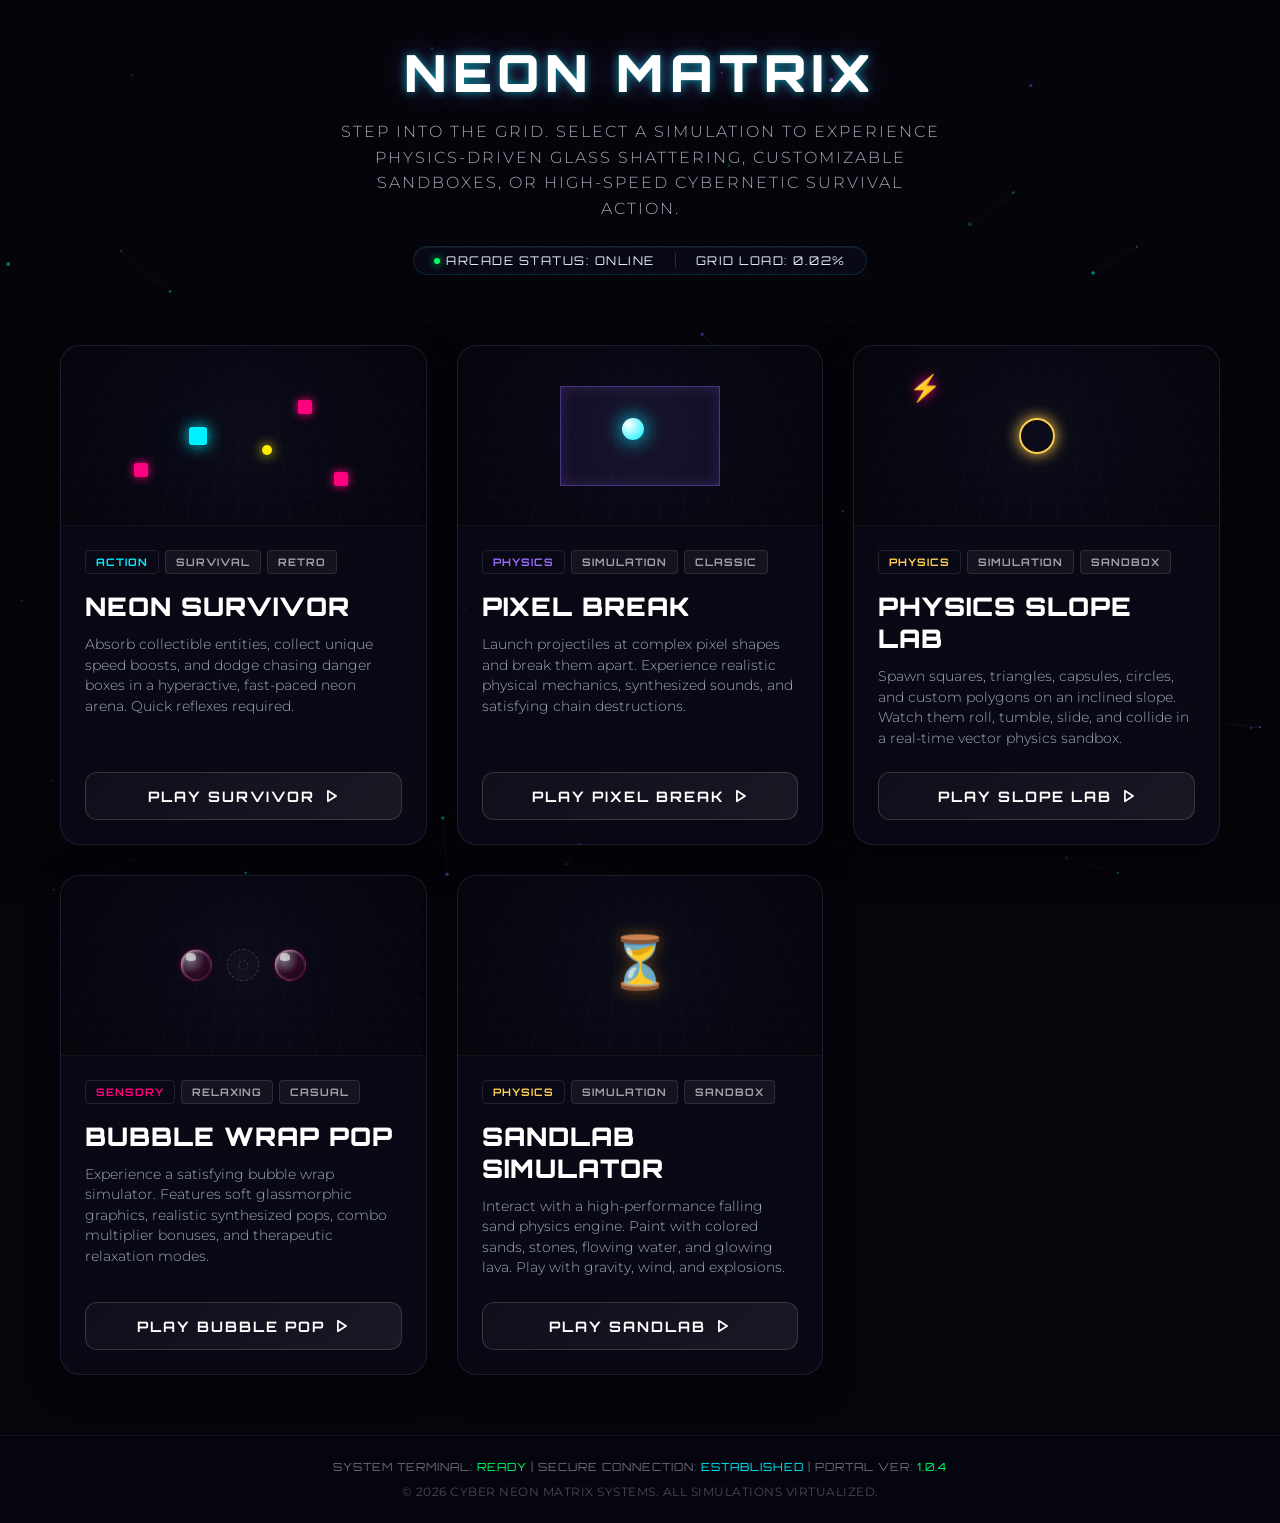
<file: index.html>
<!DOCTYPE html>
<html lang="en">
<head>
  <meta charset="UTF-8">
  <meta name="viewport" content="width=device-width, initial-scale=1.0, maximum-scale=1.0, user-scalable=no">
  <title>Cyber Neon Arcade — Portal</title>
  
  <!-- Premium Fonts -->
  <link href="https://fonts.googleapis.com/css2?family=Orbitron:wght@400;700;900&family=Rajdhani:wght@500;600;700&family=Montserrat:wght@300;400;600&display=swap" rel="stylesheet">
  
  <style>
    :root {
      --bg-dark: #05050c;
      --panel-bg: rgba(12, 12, 28, 0.6);
      --panel-border: rgba(160, 180, 255, 0.12);
      
      --neon-cyan: #00f0ff;
      --neon-magenta: #ff007f;
      --neon-purple: #9b6bff;
      --neon-amber: #ffcf4d;
      
      --glow-cyan: 0 0 20px rgba(0, 240, 255, 0.3);
      --glow-magenta: 0 0 20px rgba(255, 0, 127, 0.3);
      --glow-purple: 0 0 20px rgba(155, 107, 255, 0.3);
      --glow-amber: 0 0 20px rgba(255, 207, 77, 0.3);
    }

    * {
      box-sizing: border-box;
      margin: 0;
      padding: 0;
      user-select: none;
      -webkit-user-select: none;
    }

    html, body {
      width: 100%;
      min-height: 100vh;
      overflow-x: hidden;
      background-color: var(--bg-dark);
      font-family: 'Rajdhani', sans-serif;
      color: #e8ecff;
      display: flex;
      flex-direction: column;
      position: relative;
    }

    /* Background Canvas & Effects */
    #bgCanvas {
      position: fixed;
      top: 0;
      left: 0;
      width: 100%;
      height: 100%;
      z-index: 0;
      pointer-events: none;
    }

    /* CRT scanline and grid background overlay */
    .overlay-grid {
      position: fixed;
      top: 0;
      left: 0;
      width: 100%;
      height: 100%;
      background: 
        linear-gradient(rgba(18, 16, 16, 0) 50%, rgba(0, 0, 0, 0.25) 50%),
        linear-gradient(90deg, rgba(255, 0, 0, 0.03), rgba(0, 255, 0, 0.01), rgba(0, 0, 255, 0.03));
      background-size: 100% 4px, 6px 100%;
      z-index: 1;
      pointer-events: none;
      opacity: 0.65;
    }

    .main-container {
      position: relative;
      z-index: 2;
      width: 100%;
      max-width: 1200px;
      margin: 0 auto;
      padding: 40px 20px 60px 20px;
      display: flex;
      flex-direction: column;
      align-items: center;
      flex-grow: 1;
    }

    /* Header Styling */
    header {
      text-align: center;
      margin-bottom: 50px;
      display: flex;
      flex-direction: column;
      align-items: center;
      gap: 10px;
    }

    .logo-container {
      position: relative;
      margin-bottom: 5px;
    }

    h1.arcade-title {
      font-family: 'Orbitron', sans-serif;
      font-size: 3.2rem;
      font-weight: 900;
      text-transform: uppercase;
      letter-spacing: 6px;
      color: #fff;
      text-shadow: 
        0 0 10px rgba(0, 240, 255, 0.6),
        0 0 30px rgba(155, 107, 255, 0.3),
        0 0 50px rgba(155, 107, 255, 0.1);
      animation: titleGlow 3s ease-in-out infinite alternate;
    }

    @keyframes titleGlow {
      0% {
        text-shadow: 0 0 10px rgba(0, 240, 255, 0.5), 0 0 20px rgba(155, 107, 255, 0.2);
      }
      100% {
        text-shadow: 0 0 20px rgba(0, 240, 255, 0.9), 0 0 40px rgba(255, 0, 127, 0.6), 0 0 60px rgba(155, 107, 255, 0.3);
      }
    }

    .arcade-subtitle {
      font-family: 'Montserrat', sans-serif;
      font-size: 1rem;
      font-weight: 300;
      letter-spacing: 2px;
      color: rgba(232, 236, 255, 0.7);
      text-transform: uppercase;
      max-width: 600px;
      line-height: 1.6;
    }

    .status-bar {
      display: flex;
      gap: 20px;
      background: rgba(10, 10, 25, 0.85);
      border: 1px solid rgba(0, 240, 255, 0.15);
      border-radius: 30px;
      padding: 6px 20px;
      font-family: 'Orbitron', sans-serif;
      font-size: 0.75rem;
      letter-spacing: 1.5px;
      box-shadow: inset 0 1px 0 rgba(255, 255, 255, 0.05);
      margin-top: 15px;
    }

    .status-item {
      display: flex;
      align-items: center;
      gap: 6px;
    }

    .status-dot {
      width: 6px;
      height: 6px;
      border-radius: 50%;
      background-color: #00ff66;
      box-shadow: 0 0 8px #00ff66;
      animation: pulse 1.5s infinite;
    }

    @keyframes pulse {
      0% { opacity: 0.4; }
      50% { opacity: 1; }
      100% { opacity: 0.4; }
    }

    /* Cards Grid */
    .games-grid {
      display: grid;
      grid-template-columns: repeat(auto-fit, minmax(320px, 1fr));
      gap: 30px;
      width: 100%;
      margin-top: 20px;
    }

    .game-card {
      background: var(--panel-bg);
      border: 1px solid var(--panel-border);
      border-radius: 20px;
      overflow: hidden;
      display: flex;
      flex-direction: column;
      position: relative;
      backdrop-filter: blur(14px) saturate(140%);
      -webkit-backdrop-filter: blur(14px) saturate(140%);
      box-shadow: 0 10px 30px rgba(0, 0, 0, 0.5), inset 0 1px 0 rgba(255, 255, 255, 0.05);
      transition: all 0.4s cubic-bezier(0.165, 0.84, 0.44, 1);
      cursor: pointer;
    }

    /* Accent-specific configurations */
    .game-card.survivor {
      --accent: var(--neon-cyan);
      --accent-glow: var(--glow-cyan);
      --accent-sec: var(--neon-magenta);
    }

    .game-card.shatter-classic {
      --accent: var(--neon-purple);
      --accent-glow: var(--glow-purple);
      --accent-sec: var(--neon-cyan);
    }

    .game-card.shatter-advanced {
      --accent: var(--neon-amber);
      --accent-glow: var(--glow-amber);
      --accent-sec: var(--neon-magenta);
    }

    .game-card.bubble-pop {
      --accent: var(--neon-magenta);
      --accent-glow: var(--glow-magenta);
      --accent-sec: var(--neon-cyan);
    }

    .game-card.sand-sim {
      --accent: var(--neon-amber);
      --accent-glow: var(--glow-amber);
      --accent-sec: var(--neon-cyan);
    }

    .game-card:hover {
      transform: translateY(-10px) scale(1.02);
      border-color: var(--accent);
      box-shadow: 0 20px 40px rgba(0, 0, 0, 0.6), var(--accent-glow);
    }

    /* Game Art Previews (Bespoke HTML/CSS graphics) */
    .card-preview {
      width: 100%;
      height: 180px;
      position: relative;
      overflow: hidden;
      background: radial-gradient(circle at center, rgba(12, 12, 28, 0.9) 0%, rgba(5, 5, 12, 1) 100%);
      border-bottom: 1px solid rgba(255, 255, 255, 0.05);
      display: flex;
      justify-content: center;
      align-items: center;
    }

    .card-preview::before {
      content: '';
      position: absolute;
      width: 200%;
      height: 200%;
      background-image: 
        linear-gradient(rgba(255, 255, 255, 0.015) 1px, transparent 1px),
        linear-gradient(90deg, rgba(255, 255, 255, 0.015) 1px, transparent 1px);
      background-size: 20px 20px;
      transform: perspective(500px) rotateX(60deg) translateY(-20px);
      top: -50%;
      left: -50%;
      z-index: 1;
    }

    /* Preview Art: Survivor */
    .art-survivor {
      position: relative;
      width: 100%;
      height: 100%;
      z-index: 2;
    }
    .survivor-player {
      width: 18px;
      height: 18px;
      background: var(--neon-cyan);
      box-shadow: 0 0 15px var(--neon-cyan);
      position: absolute;
      left: 35%;
      top: 45%;
      border-radius: 3px;
      animation: survivorMove 4s infinite ease-in-out;
    }
    .survivor-danger {
      width: 14px;
      height: 14px;
      background: var(--neon-magenta);
      box-shadow: 0 0 10px var(--neon-magenta);
      position: absolute;
      border-radius: 2px;
    }
    .danger-1 { left: 65%; top: 30%; animation: dangerFloat1 5s infinite linear; }
    .danger-2 { left: 20%; top: 65%; animation: dangerFloat2 4s infinite linear; }
    .danger-3 { left: 75%; top: 70%; animation: dangerFloat3 6s infinite linear; }
    
    .survivor-collect {
      width: 10px;
      height: 10px;
      background: #ffea00;
      box-shadow: 0 0 12px #ffea00;
      position: absolute;
      left: 55%;
      top: 55%;
      border-radius: 50%;
      animation: pulse 1.2s infinite ease-in-out;
    }

    @keyframes survivorMove {
      0% { left: 35%; top: 45%; }
      25% { left: 45%; top: 35%; }
      50% { left: 30%; top: 60%; }
      75% { left: 50%; top: 55%; }
      100% { left: 35%; top: 45%; }
    }
    @keyframes dangerFloat1 {
      0% { transform: translate(0, 0) rotate(0deg); }
      50% { transform: translate(-20px, 15px) rotate(180deg); }
      100% { transform: translate(0, 0) rotate(360deg); }
    }
    @keyframes dangerFloat2 {
      0% { transform: translate(0, 0) rotate(0deg); }
      50% { transform: translate(15px, -20px) rotate(-180deg); }
      100% { transform: translate(0, 0) rotate(-360deg); }
    }
    @keyframes dangerFloat3 {
      0% { transform: translate(0, 0) rotate(0deg); }
      50% { transform: translate(-10px, -15px) rotate(90deg); }
      100% { transform: translate(0, 0) rotate(180deg); }
    }

    /* Preview Art: Shatter Classic */
    .art-shatter {
      position: relative;
      width: 100%;
      height: 100%;
      z-index: 2;
      display: flex;
      justify-content: center;
      align-items: center;
    }
    .shatter-ball {
      width: 22px;
      height: 22px;
      background: radial-gradient(circle at 30% 30%, #ffffff, var(--neon-cyan));
      box-shadow: 0 0 20px var(--neon-cyan);
      border-radius: 50%;
      position: absolute;
      left: 45%;
      top: 40%;
      z-index: 3;
      animation: ballHit 3.5s infinite ease-in-out;
    }
    .shatter-glass-pane {
      width: 160px;
      height: 100px;
      border: 1px solid rgba(155, 107, 255, 0.4);
      background: rgba(155, 107, 255, 0.08);
      position: relative;
      box-shadow: inset 0 0 15px rgba(155, 107, 255, 0.2);
    }
    .glass-shard {
      position: absolute;
      background: rgba(220, 240, 255, 0.15);
      border: 1px solid rgba(220, 240, 255, 0.4);
      clip-path: polygon(50% 0%, 0% 100%, 100% 100%);
      width: 30px;
      height: 30px;
      opacity: 0;
    }
    .shard-1 { left: 45%; top: 40%; clip-path: polygon(50% 0%, 10% 80%, 90% 70%); animation: shardFall1 3.5s infinite ease-in-out; }
    .shard-2 { left: 52%; top: 45%; clip-path: polygon(10% 10%, 80% 0%, 90% 90%, 0% 80%); animation: shardFall2 3.5s infinite ease-in-out; }
    .shard-3 { left: 38%; top: 38%; clip-path: polygon(100% 0%, 0% 50%, 80% 100%); animation: shardFall3 3.5s infinite ease-in-out; }

    @keyframes ballHit {
      0% { transform: scale(0.3) translate(-80px, -50px); opacity: 0.8; }
      40% { transform: scale(1) translate(0, 0); opacity: 1; }
      45% { transform: scale(1.1) translate(2px, 2px); }
      70% { transform: scale(0.8) translate(40px, 80px); opacity: 0; }
      100% { transform: scale(0.3) translate(-80px, -50px); opacity: 0; }
    }
    @keyframes shardFall1 {
      0%, 39% { opacity: 0; transform: translate(0,0) rotate(0deg); }
      41% { opacity: 1; }
      70%, 100% { opacity: 0; transform: translate(-25px, 60px) rotate(120deg); }
    }
    @keyframes shardFall2 {
      0%, 39% { opacity: 0; transform: translate(0,0) rotate(0deg); }
      41% { opacity: 1; }
      70%, 100% { opacity: 0; transform: translate(35px, 70px) rotate(-90deg); }
    }
    @keyframes shardFall3 {
      0%, 39% { opacity: 0; transform: translate(0,0) rotate(0deg); }
      41% { opacity: 1; }
      70%, 100% { opacity: 0; transform: translate(-5px, 80px) rotate(45deg); }
    }

    /* Preview Art: Shatter Advanced */
    .art-shatter-advanced {
      position: relative;
      width: 100%;
      height: 100%;
      z-index: 2;
      display: flex;
      justify-content: center;
      align-items: center;
    }
    .shape-pixel {
      position: absolute;
      width: 10px;
      height: 10px;
      background: var(--neon-amber);
      box-shadow: 0 0 8px var(--neon-amber);
      border-radius: 1px;
    }
    .pixel-circle {
      width: 36px;
      height: 36px;
      border: 3px dotted var(--neon-magenta);
      box-shadow: 0 0 15px rgba(255, 0, 127, 0.4);
      border-radius: 50%;
      position: absolute;
      animation: scaleBeat 2s infinite ease-in-out;
    }
    .pixel-diamond {
      width: 24px;
      height: 24px;
      background: rgba(255, 207, 77, 0.25);
      border: 2px solid var(--neon-amber);
      box-shadow: 0 0 12px var(--neon-amber);
      transform: rotate(45deg);
      position: absolute;
      animation: rotateScale 3s infinite ease-in-out;
    }
    .pixel-star {
      font-size: 26px;
      color: #fff;
      text-shadow: 0 0 12px var(--neon-cyan);
      position: absolute;
      left: 15%;
      top: 15%;
      animation: dangerFloat2 6s infinite linear;
    }
    .pixel-heart {
      font-size: 22px;
      color: var(--neon-magenta);
      text-shadow: 0 0 10px var(--neon-magenta);
      position: absolute;
      right: 18%;
      bottom: 12%;
      animation: dangerFloat1 5s infinite linear;
    }
    .shockwave-ripple {
      width: 10px;
      height: 10px;
      border: 2px solid var(--neon-amber);
      border-radius: 50%;
      position: absolute;
      animation: rippleEffect 2.5s infinite linear;
      opacity: 0;
    }

    @keyframes scaleBeat {
      0%, 100% { transform: scale(0.9); opacity: 0.7; }
      50% { transform: scale(1.15); opacity: 1; }
    }
    @keyframes rotateScale {
      0%, 100% { transform: rotate(45deg) scale(0.95); }
      50% { transform: rotate(225deg) scale(1.1); }
    }
    @keyframes rippleEffect {
      0% { width: 10px; height: 10px; opacity: 1; }
      60% { width: 90px; height: 90px; opacity: 0.4; }
      100% { width: 130px; height: 130px; opacity: 0; }
    }

    /* Preview Art: Bubble Wrap Pop */
    .art-bubble-pop {
      position: relative;
      width: 100%;
      height: 100%;
      z-index: 2;
      display: flex;
      justify-content: center;
      align-items: center;
      gap: 15px;
    }
    .art-bubble-item {
      width: 32px;
      height: 32px;
      border-radius: 50%;
      background: radial-gradient(circle at 30% 30%, rgba(255, 255, 255, 0.45) 0%, rgba(255, 0, 127, 0.15) 50%, rgba(0, 0, 0, 0.05) 100%);
      border: 1.5px solid rgba(255, 0, 127, 0.3);
      box-shadow: inset 1px 1px 3px rgba(255, 255, 255, 0.6), 0 0 10px rgba(255, 0, 127, 0.1);
      position: relative;
      animation: previewFloat 3s infinite alternate ease-in-out;
    }
    .art-bubble-item::before {
      content: '';
      position: absolute;
      top: 10%;
      left: 15%;
      width: 35%;
      height: 25%;
      background: rgba(255, 255, 255, 0.6);
      border-radius: 50% 50% 40% 40% / 60% 60% 30% 30%;
    }
    .art-bubble-item.popped {
      background: rgba(255, 255, 255, 0.02);
      border: 1.5px dashed rgba(255, 255, 255, 0.18);
      box-shadow: inset 1px 1px 2px rgba(0, 0, 0, 0.1);
      animation: none;
    }
    .art-bubble-item.popped::before {
      top: 50%;
      left: 50%;
      width: 25%;
      height: 25%;
      background: none;
      border: 1px dashed rgba(255, 255, 255, 0.15);
      border-radius: 50%;
      transform: translate(-50%, -50%);
    }
    .art-bubble-item:nth-child(1) { animation-delay: 0s; }
    .art-bubble-item:nth-child(2) { animation-delay: 0.5s; }
    .art-bubble-item:nth-child(3) { animation-delay: 1.0s; }
    
    @keyframes previewFloat {
      0% { transform: translateY(0px) scale(1); }
      100% { transform: translateY(-8px) scale(1.05); }
    }

    /* Preview Art: Sand Simulation */
    .art-sand-sim {
      position: relative;
      width: 100%;
      height: 100%;
      z-index: 2;
      display: flex;
      justify-content: center;
      align-items: center;
    }
    .sand-hourglass {
      font-size: 3.2rem;
      animation: sandHourglassSpin 4s infinite ease-in-out;
      text-shadow: 0 0 15px rgba(245, 158, 11, 0.4);
      z-index: 3;
    }
    .sand-particle-drift {
      position: absolute;
      width: 4px;
      height: 4px;
      background: var(--neon-amber);
      box-shadow: 0 0 6px var(--neon-amber);
      border-radius: 50%;
      opacity: 0;
      z-index: 2;
    }
    .sd-1 { left: 45%; top: 40%; animation: sandDrift1 2.5s infinite linear; }
    .sd-2 { left: 52%; top: 40%; animation: sandDrift2 2.5s infinite linear; }
    .sd-3 { left: 48%; top: 38%; animation: sandDrift3 2.5s infinite linear; }

    @keyframes sandHourglassSpin {
      0%, 85% { transform: rotate(0deg); }
      100% { transform: rotate(180deg); }
    }
    @keyframes sandDrift1 {
      0% { transform: translate(0, -10px) scale(1); opacity: 0; }
      10% { opacity: 0.9; }
      90% { opacity: 0.9; }
      100% { transform: translate(0, 30px) scale(0.3); opacity: 0; }
    }
    @keyframes sandDrift2 {
      0% { transform: translate(-3px, -10px) scale(0.8); opacity: 0; }
      20% { opacity: 0.8; }
      80% { opacity: 0.8; }
      100% { transform: translate(-3px, 35px) scale(0.2); opacity: 0; }
    }
    @keyframes sandDrift3 {
      0% { transform: translate(3px, -10px) scale(1.1); opacity: 0; }
      15% { opacity: 1; }
      85% { opacity: 1; }
      100% { transform: translate(3px, 25px) scale(0.4); opacity: 0; }
    }

    /* Card Details */
    .card-content {
      padding: 24px;
      display: flex;
      flex-direction: column;
      flex-grow: 1;
      gap: 12px;
    }

    .card-badge-row {
      display: flex;
      gap: 6px;
      flex-wrap: wrap;
    }

    .badge {
      font-family: 'Orbitron', sans-serif;
      font-size: 0.65rem;
      font-weight: 700;
      letter-spacing: 1px;
      padding: 4px 10px;
      border-radius: 4px;
      text-transform: uppercase;
      background: rgba(255, 255, 255, 0.05);
      border: 1px solid rgba(255, 255, 255, 0.1);
      color: rgba(255, 255, 255, 0.6);
    }

    .game-card:hover .badge {
      border-color: rgba(255, 255, 255, 0.2);
      color: #fff;
    }

    .badge.highlight {
      background: rgba(var(--accent), 0.1);
      border-color: rgba(255, 255, 255, 0.1);
      color: var(--accent);
    }

    .card-title {
      font-family: 'Orbitron', sans-serif;
      font-size: 1.6rem;
      font-weight: 900;
      letter-spacing: 1px;
      color: #fff;
      text-transform: uppercase;
      margin-top: 4px;
      transition: color 0.3s ease;
    }

    .game-card:hover .card-title {
      color: var(--accent);
      text-shadow: 0 0 10px rgba(var(--accent), 0.3);
    }

    .card-desc {
      font-family: 'Montserrat', sans-serif;
      font-size: 0.85rem;
      font-weight: 300;
      color: rgba(232, 236, 255, 0.7);
      line-height: 1.5;
      flex-grow: 1;
      margin-bottom: 12px;
    }

    /* Premium Play Button */
    .play-btn {
      width: 100%;
      background: linear-gradient(135deg, rgba(255, 255, 255, 0.03), rgba(255, 255, 255, 0.07));
      border: 1px solid rgba(255, 255, 255, 0.15);
      color: #fff;
      padding: 14px;
      border-radius: 12px;
      font-family: 'Orbitron', sans-serif;
      font-size: 0.9rem;
      font-weight: 700;
      letter-spacing: 2px;
      text-transform: uppercase;
      cursor: pointer;
      display: flex;
      align-items: center;
      justify-content: center;
      gap: 10px;
      transition: all 0.3s cubic-bezier(0.175, 0.885, 0.32, 1.275);
    }

    .play-btn svg {
      transition: transform 0.3s ease;
    }

    .game-card:hover .play-btn {
      background: linear-gradient(135deg, var(--accent), var(--accent-sec));
      border-color: transparent;
      box-shadow: 0 0 20px rgba(0, 240, 255, 0.2);
      transform: translateY(-2px);
    }

    .game-card:hover .play-btn svg {
      transform: translateX(5px);
    }

    .game-card:active .play-btn {
      transform: translateY(1px);
    }

    /* Footer Section */
    footer {
      width: 100%;
      border-top: 1px solid rgba(160, 180, 255, 0.08);
      background: rgba(6, 6, 16, 0.9);
      backdrop-filter: blur(10px);
      padding: 24px;
      text-align: center;
      position: relative;
      z-index: 2;
      display: flex;
      flex-direction: column;
      align-items: center;
      gap: 10px;
      margin-top: auto;
    }

    .footer-terminal {
      font-family: 'Orbitron', sans-serif;
      font-size: 0.7rem;
      letter-spacing: 1px;
      color: rgba(232, 236, 255, 0.45);
    }

    .footer-terminal span.green { color: #00ff66; }
    .footer-terminal span.blue { color: #00f0ff; }

    .copyright {
      font-family: 'Montserrat', sans-serif;
      font-size: 0.75rem;
      color: rgba(232, 236, 255, 0.3);
      letter-spacing: 0.5px;
    }

    /* Responsive adjustments */
    @media (max-width: 768px) {
      h1.arcade-title {
        font-size: 2.2rem;
        letter-spacing: 4px;
      }
      .arcade-subtitle {
        font-size: 0.85rem;
      }
      .games-grid {
        grid-template-columns: 1fr;
        max-width: 450px;
      }
      .main-container {
        padding: 30px 15px;
      }
    }
  </style>
</head>
<body>

  <!-- Background Particle Canvas -->
  <canvas id="bgCanvas"></canvas>
  
  <!-- CRT Scanlines and Grid Overlay -->
  <div class="overlay-grid"></div>

  <div class="main-container">
    <header>
      <div class="logo-container">
        <h1 class="arcade-title">Neon Matrix</h1>
      </div>
      <p class="arcade-subtitle">Step into the grid. Select a simulation to experience physics-driven glass shattering, customizable sandboxes, or high-speed cybernetic survival action.</p>
      
      <div class="status-bar">
        <div class="status-item">
          <span class="status-dot"></span>
          <span>ARCADE STATUS: ONLINE</span>
        </div>
        <div class="status-item" style="border-left: 1px solid rgba(255,255,255,0.15); padding-left: 20px;">
          <span>GRID LOAD: 0.02%</span>
        </div>
      </div>
    </header>

    <!-- Games Grid -->
    <main class="games-grid">
      
      <!-- Card 1: Neon Survivor -->
      <section class="game-card survivor" onclick="location.href='game.html'">
        <div class="card-preview">
          <div class="art-survivor">
            <div class="survivor-player"></div>
            <div class="survivor-danger danger-1"></div>
            <div class="survivor-danger danger-2"></div>
            <div class="survivor-danger danger-3"></div>
            <div class="survivor-collect"></div>
          </div>
        </div>
        <div class="card-content">
          <div class="card-badge-row">
            <span class="badge highlight">Action</span>
            <span class="badge">Survival</span>
            <span class="badge">Retro</span>
          </div>
          <h2 class="card-title">Neon Survivor</h2>
          <p class="card-desc">Absorb collectible entities, collect unique speed boosts, and dodge chasing danger boxes in a hyperactive, fast-paced neon arena. Quick reflexes required.</p>
          <button class="play-btn">
            <span>Play Survivor</span>
            <svg width="14" height="14" viewBox="0 0 24 24" fill="none" stroke="currentColor" stroke-width="3" stroke-linecap="round" stroke-linejoin="round"><polygon points="5 3 19 12 5 21 5 3"/></svg>
          </button>
        </div>
      </section>

      <!-- Card 2: Pixel Break -->
      <section class="game-card shatter-classic" onclick="location.href='shatter.html'">
        <div class="card-preview">
          <div class="art-shatter">
            <div class="shatter-ball"></div>
            <div class="shatter-glass-pane">
              <div class="glass-shard shard-1"></div>
              <div class="glass-shard shard-2"></div>
              <div class="glass-shard shard-3"></div>
            </div>
          </div>
        </div>
        <div class="card-content">
          <div class="card-badge-row">
            <span class="badge highlight">Physics</span>
            <span class="badge">Simulation</span>
            <span class="badge">Classic</span>
          </div>
          <h2 class="card-title">Pixel Break</h2>
          <p class="card-desc">Launch projectiles at complex pixel shapes and break them apart. Experience realistic physical mechanics, synthesized sounds, and satisfying chain destructions.</p>
          <button class="play-btn">
            <span>Play Pixel Break</span>
            <svg width="14" height="14" viewBox="0 0 24 24" fill="none" stroke="currentColor" stroke-width="3" stroke-linecap="round" stroke-linejoin="round"><polygon points="5 3 19 12 5 21 5 3"/></svg>
          </button>
        </div>
      </section>

      <!-- Card 3: Physics Slope Lab -->
      <section class="game-card shatter-advanced" onclick="location.href='slice.html'">
        <div class="card-preview">
          <div class="art-shatter-advanced">
            <div class="shockwave-ripple"></div>
            <div class="pixel-circle" style="border: 2px solid var(--neon-amber); box-shadow: 0 0 15px var(--neon-amber); border-radius: 50%;"></div>
            <div class="pixel-star" style="color: var(--neon-magenta); text-shadow: 0 0 12px var(--neon-magenta);">⚡</div>
          </div>
        </div>
        <div class="card-content">
          <div class="card-badge-row">
            <span class="badge highlight">Physics</span>
            <span class="badge">Simulation</span>
            <span class="badge">Sandbox</span>
          </div>
          <h2 class="card-title">Physics Slope Lab</h2>
          <p class="card-desc">Spawn squares, triangles, capsules, circles, and custom polygons on an inclined slope. Watch them roll, tumble, slide, and collide in a real-time vector physics sandbox.</p>
          <button class="play-btn">
            <span>Play Slope Lab</span>
            <svg width="14" height="14" viewBox="0 0 24 24" fill="none" stroke="currentColor" stroke-width="3" stroke-linecap="round" stroke-linejoin="round"><polygon points="5 3 19 12 5 21 5 3"/></svg>
          </button>
        </div>
      </section>

      <!-- Card 4: Bubble Wrap Pop -->
      <section class="game-card bubble-pop" onclick="location.href='bubble.html'">
        <div class="card-preview">
          <div class="art-bubble-pop">
            <div class="art-bubble-item"></div>
            <div class="art-bubble-item popped"></div>
            <div class="art-bubble-item"></div>
          </div>
        </div>
        <div class="card-content">
          <div class="card-badge-row">
            <span class="badge highlight">Sensory</span>
            <span class="badge">Relaxing</span>
            <span class="badge">Casual</span>
          </div>
          <h2 class="card-title">Bubble Wrap Pop</h2>
          <p class="card-desc">Experience a satisfying bubble wrap simulator. Features soft glassmorphic graphics, realistic synthesized pops, combo multiplier bonuses, and therapeutic relaxation modes.</p>
          <button class="play-btn">
            <span>Play Bubble Pop</span>
            <svg width="14" height="14" viewBox="0 0 24 24" fill="none" stroke="currentColor" stroke-width="3" stroke-linecap="round" stroke-linejoin="round"><polygon points="5 3 19 12 5 21 5 3"/></svg>
          </button>
        </div>
      </section>

      <!-- Card 5: SandLab Simulator -->
      <section class="game-card sand-sim" onclick="location.href='sand_sim.html'">
        <div class="card-preview">
          <div class="art-sand-sim">
            <div class="sand-hourglass">⏳</div>
            <div class="sand-particle-drift sd-1"></div>
            <div class="sand-particle-drift sd-2"></div>
            <div class="sand-particle-drift sd-3"></div>
          </div>
        </div>
        <div class="card-content">
          <div class="card-badge-row">
            <span class="badge highlight">Physics</span>
            <span class="badge">Simulation</span>
            <span class="badge">Sandbox</span>
          </div>
          <h2 class="card-title">SandLab Simulator</h2>
          <p class="card-desc">Interact with a high-performance falling sand physics engine. Paint with colored sands, stones, flowing water, and glowing lava. Play with gravity, wind, and explosions.</p>
          <button class="play-btn">
            <span>Play SandLab</span>
            <svg width="14" height="14" viewBox="0 0 24 24" fill="none" stroke="currentColor" stroke-width="3" stroke-linecap="round" stroke-linejoin="round"><polygon points="5 3 19 12 5 21 5 3"/></svg>
          </button>
        </div>
      </section>

    </main>
  </div>

  <!-- System footer panel -->
  <footer>
    <div class="footer-terminal">
      SYSTEM TERMINAL: <span class="green">READY</span> | SECURE CONNECTION: <span class="blue">ESTABLISHED</span> | PORTAL VER: <span class="green">1.0.4</span>
    </div>
    <div class="copyright">
      &copy; 2026 CYBER NEON MATRIX SYSTEMS. ALL SIMULATIONS VIRTUALIZED.
    </div>
  </footer>

  <!-- Background interactive particles JavaScript code -->
  <script>
    const canvas = document.getElementById('bgCanvas');
    const ctx = canvas.getContext('2d');

    let width = canvas.width = window.innerWidth;
    let height = canvas.height = window.innerHeight;

    window.addEventListener('resize', () => {
      width = canvas.width = window.innerWidth;
      height = canvas.height = window.innerHeight;
    });

    const particles = [];
    const particleCount = Math.min(60, Math.floor((width * height) / 20000)); // density-based count

    class Particle {
      constructor() {
        this.x = Math.random() * width;
        this.y = Math.random() * height;
        this.vx = (Math.random() - 0.5) * 0.4;
        this.vy = (Math.random() - 0.5) * 0.4;
        this.size = Math.random() * 1.5 + 0.5;
        this.color = Math.random() < 0.5 ? 'rgba(0, 240, 255, ' + (Math.random() * 0.3 + 0.1) + ')' : 'rgba(155, 107, 255, ' + (Math.random() * 0.3 + 0.1) + ')';
      }

      update() {
        this.x += this.vx;
        this.y += this.vy;

        if (this.x < 0 || this.x > width) this.vx = -this.vx;
        if (this.y < 0 || this.y > height) this.vy = -this.vy;
      }

      draw() {
        ctx.fillStyle = this.color;
        ctx.beginPath();
        ctx.arc(this.x, this.y, this.size, 0, Math.PI * 2);
        ctx.fill();
      }
    }

    for (let i = 0; i < particleCount; i++) {
      particles.push(new Particle());
    }

    function animate() {
      ctx.fillStyle = 'rgba(5, 5, 12, 0.2)'; // trail effect
      ctx.fillRect(0, 0, width, height);

      // Draw faint grid background
      ctx.strokeStyle = 'rgba(160, 180, 255, 0.015)';
      ctx.lineWidth = 1;
      const gridSize = 40;
      for (let x = 0; x < width; x += gridSize) {
        ctx.beginPath();
        ctx.moveTo(x, 0);
        ctx.lineTo(x, height);
        ctx.stroke();
      }
      for (let y = 0; y < height; y += gridSize) {
        ctx.beginPath();
        ctx.moveTo(0, y);
        ctx.lineTo(width, y);
        ctx.stroke();
      }

      // Draw and connect particles
      particles.forEach((p, idx) => {
        p.update();
        p.draw();

        for (let j = idx + 1; j < particles.length; j++) {
          const p2 = particles[j];
          const dx = p.x - p2.x;
          const dy = p.y - p2.y;
          const dist = Math.sqrt(dx * dx + dy * dy);

          if (dist < 120) {
            const alpha = (1 - dist / 120) * 0.12;
            ctx.strokeStyle = 'rgba(160, 180, 255, ' + alpha + ')';
            ctx.lineWidth = 0.5;
            ctx.beginPath();
            ctx.moveTo(p.x, p.y);
            ctx.lineTo(p2.x, p2.y);
            ctx.stroke();
          }
        }
      });

      requestAnimationFrame(animate);
    }

    animate();
  </script>
</body>
</html>
</file>
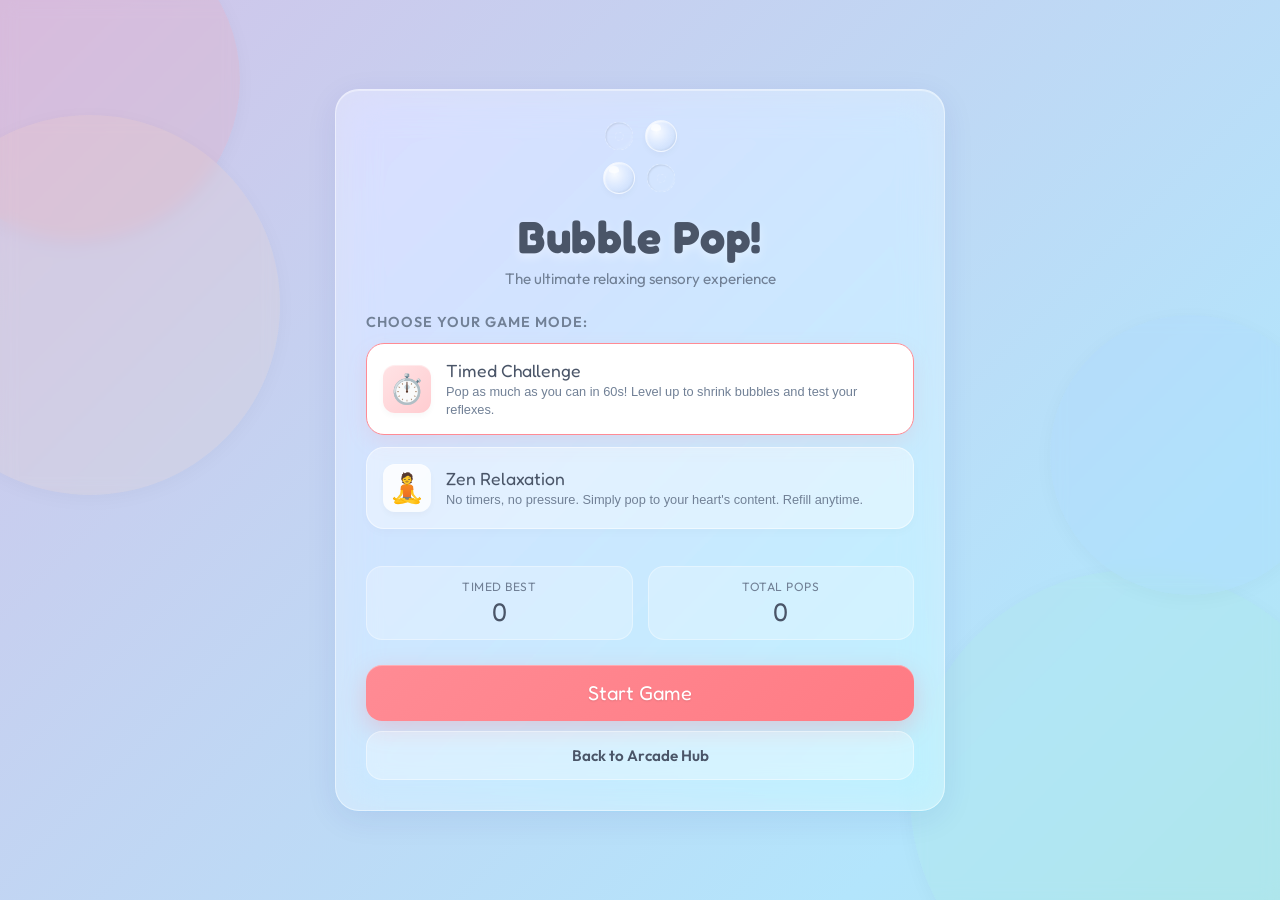
<file: bubble.html>
<!DOCTYPE html>
<html lang="en">
<head>
  <meta charset="UTF-8">
  <meta name="viewport" content="width=device-width, initial-scale=1.0, maximum-scale=1.0, user-scalable=no">
  <title>Bubble Wrap Pop — Satisfying Relaxation</title>
  
  <!-- Google Fonts for Friendly and Modern Feel -->
  <link href="https://fonts.googleapis.com/css2?family=Fredoka:wght@400;600;700&family=Outfit:wght@300;400;600;800&display=swap" rel="stylesheet">
  
  <link rel="stylesheet" href="bubble.css">
</head>
<body>

  <!-- Floating Background Circles -->
  <div class="bg-circles">
    <div class="bg-circle c1"></div>
    <div class="bg-circle c2"></div>
    <div class="bg-circle c3"></div>
    <div class="bg-circle c4"></div>
  </div>

  <!-- Main Application Wrapper -->
  <div class="app-container">
    
    <!-- Screen 1: Start Menu -->
    <div id="menu-screen" class="glass-panel active">
      <div class="bubble-logo-container">
        <!-- Graphic display of interactive bubbles in title -->
        <div class="logo-bubble-grid">
          <div class="logo-bubble logo-pop"></div>
          <div class="logo-bubble"></div>
          <div class="logo-bubble"></div>
          <div class="logo-bubble logo-pop"></div>
        </div>
        <h1 class="logo-title">Bubble Pop!</h1>
        <p class="logo-subtitle">The ultimate relaxing sensory experience</p>
      </div>

      <div class="mode-selection">
        <h3>Choose Your Game Mode:</h3>
        
        <button id="btn-mode-timed" class="menu-btn mode-btn active" data-mode="timed">
          <div class="btn-icon">⏱️</div>
          <div class="btn-info">
            <span class="mode-name">Timed Challenge</span>
            <span class="mode-desc">Pop as much as you can in 60s! Level up to shrink bubbles and test your reflexes.</span>
          </div>
        </button>

        <button id="btn-mode-zen" class="menu-btn mode-btn" data-mode="zen">
          <div class="btn-icon">🧘</div>
          <div class="btn-info">
            <span class="mode-name">Zen Relaxation</span>
            <span class="mode-desc">No timers, no pressure. Simply pop to your heart's content. Refill anytime.</span>
          </div>
        </button>
      </div>

      <div class="high-scores-preview">
        <div class="score-card">
          <span class="score-label">Timed Best</span>
          <span id="best-score-val" class="score-num">0</span>
        </div>
        <div class="score-card">
          <span class="score-label">Total Pops</span>
          <span id="total-pops-val" class="score-num">0</span>
        </div>
      </div>

      <div class="menu-actions">
        <button id="btn-start" class="primary-btn">Start Game</button>
        <button class="secondary-btn" onclick="location.href='index.html'">Back to Arcade Hub</button>
      </div>
    </div>

    <!-- Screen 2: Game Screen -->
    <div id="game-screen" class="game-layout">
      
      <!-- Top Navigation & Stats Bar -->
      <div class="stats-bar glass-panel">
        <div class="stats-left">
          <button id="btn-home" class="icon-btn" title="Main Menu">
            <svg viewBox="0 0 24 24" width="20" height="20" fill="none" stroke="currentColor" stroke-width="2.5" stroke-linecap="round" stroke-linejoin="round">
              <path d="M3 9l9-7 9 7v11a2 2 0 0 1-2 2H5a2 2 0 0 1-2-2z"></path>
              <polyline points="9 22 9 12 15 12 15 22"></polyline>
            </svg>
          </button>
          
          <button id="btn-mute" class="icon-btn" title="Toggle Sound">
            <!-- Dynamic Sound Icon -->
            <svg id="sound-on-icon" viewBox="0 0 24 24" width="20" height="20" fill="none" stroke="currentColor" stroke-width="2.5" stroke-linecap="round" stroke-linejoin="round">
              <polygon points="11 5 6 9 2 9 2 15 6 15 11 19 11 5"></polygon>
              <path d="M19.07 4.93a10 10 0 0 1 0 14.14M15.54 8.46a5 5 0 0 1 0 7.07"></path>
            </svg>
            <svg id="sound-off-icon" class="hidden" viewBox="0 0 24 24" width="20" height="20" fill="none" stroke="currentColor" stroke-width="2.5" stroke-linecap="round" stroke-linejoin="round">
              <polygon points="11 5 6 9 2 9 2 15 6 15 11 19 11 5"></polygon>
              <line x1="23" y1="9" x2="17" y2="15"></line>
              <line x1="17" y1="9" x2="23" y2="15"></line>
            </svg>
          </button>
        </div>

        <div class="stats-center">
          <div class="stat-box">
            <span class="stat-label">Score</span>
            <span id="score-counter" class="stat-value scale-up">0</span>
          </div>

          <div id="timer-box" class="stat-box">
            <span class="stat-label">Time</span>
            <span id="timer-counter" class="stat-value">60s</span>
          </div>

          <div id="combo-box" class="stat-box combo-inactive">
            <span class="stat-label">Combo</span>
            <span id="combo-multiplier" class="stat-value">x1</span>
            <!-- Combo timer ring/bar overlay -->
            <div class="combo-bar-container">
              <div id="combo-bar-fill"></div>
            </div>
          </div>
        </div>

        <div class="stats-right">
          <div class="stat-box">
            <span class="stat-label">Pops Left</span>
            <span id="left-counter" class="stat-value">100</span>
          </div>
          
          <div class="stat-box level-indicator-box">
            <span class="stat-label">Level</span>
            <span id="level-counter" class="stat-value">1</span>
          </div>
        </div>
      </div>

      <!-- Play Area (Grid Sheet with Overlays) -->
      <div class="play-area-container">
        <!-- Floating Text Container -->
        <div id="floating-text-container" class="floating-container"></div>
        
        <!-- Canvas for Particles (sparks/bubbles/bursts) -->
        <canvas id="particleCanvas" class="effects-canvas"></canvas>
        
        <!-- Canvas for Confetti Rain -->
        <canvas id="confettiCanvas" class="effects-canvas"></canvas>
        
        <!-- Bubble Wrap Container (Glassmorphic) -->
        <div id="sheet-container" class="sheet-container glass-panel">
          <div id="bubble-grid" class="bubble-grid">
            <!-- Bubbles will be generated here by Javascript -->
          </div>
        </div>

        <!-- Refill Animation Overlay -->
        <div id="refill-overlay" class="refill-overlay">
          <div class="refill-loader">
            <div class="loading-bubble"></div>
            <div class="loading-bubble"></div>
            <div class="loading-bubble"></div>
          </div>
          <span class="refill-text">Rolling Out Fresh Sheet...</span>
        </div>
      </div>

      <!-- Bottom Control Options -->
      <div class="controls-bar">
        <button id="btn-restart" class="action-btn">
          <svg viewBox="0 0 24 24" width="16" height="16" fill="none" stroke="currentColor" stroke-width="2.5" stroke-linecap="round" stroke-linejoin="round">
            <polyline points="23 4 23 10 17 10"></polyline>
            <polyline points="1 20 1 14 7 14"></polyline>
            <path d="M3.51 9a9 9 0 0 1 14.85-3.36L23 10M1 14l4.64 4.36A9 9 0 0 0 20.49 15"></path>
          </svg>
          Restart
        </button>

        <button id="btn-refill" class="action-btn secondary">
          <svg viewBox="0 0 24 24" width="16" height="16" fill="none" stroke="currentColor" stroke-width="2.5" stroke-linecap="round" stroke-linejoin="round">
            <path d="M12 2v20M17 5H9.5a3.5 3.5 0 0 0 0 7h5a3.5 3.5 0 0 1 0 7H6"></path>
          </svg>
          Refill Sheet
        </button>

        <button id="btn-zen-mode-toggle" class="action-btn secondary hidden">
          Switch to Zen
        </button>
      </div>

    </div>

    <!-- Screen 3: Game Over Screen -->
    <div id="gameover-screen" class="glass-panel">
      <div class="gameover-header">
        <div class="trophy-glow">🏆</div>
        <h2 class="gameover-title">Time's Up!</h2>
        <p class="gameover-subtitle">Awesome popping session!</p>
      </div>

      <div class="gameover-stats">
        <div class="stats-row">
          <span>Final Score</span>
          <span id="final-score" class="stat-highlight">0</span>
        </div>
        <div class="stats-row" id="high-score-row">
          <span>Best Score</span>
          <span id="gameover-best" class="stat-highlight">0</span>
        </div>
        <div class="stats-row">
          <span>Bubbles Popped</span>
          <span id="gameover-popped">0</span>
        </div>
        <div class="stats-row">
          <span>Sheets Cleared</span>
          <span id="gameover-sheets">0</span>
        </div>
        <div class="stats-row">
          <span>Max Combo</span>
          <span id="gameover-combo">x1</span>
        </div>
      </div>

      <div class="gameover-actions">
        <button id="btn-play-again" class="primary-btn">Play Again</button>
        <button id="btn-menu" class="secondary-btn">Main Menu</button>
      </div>
    </div>

  </div>

  <script src="bubble.js"></script>
</body>
</html>
</file>
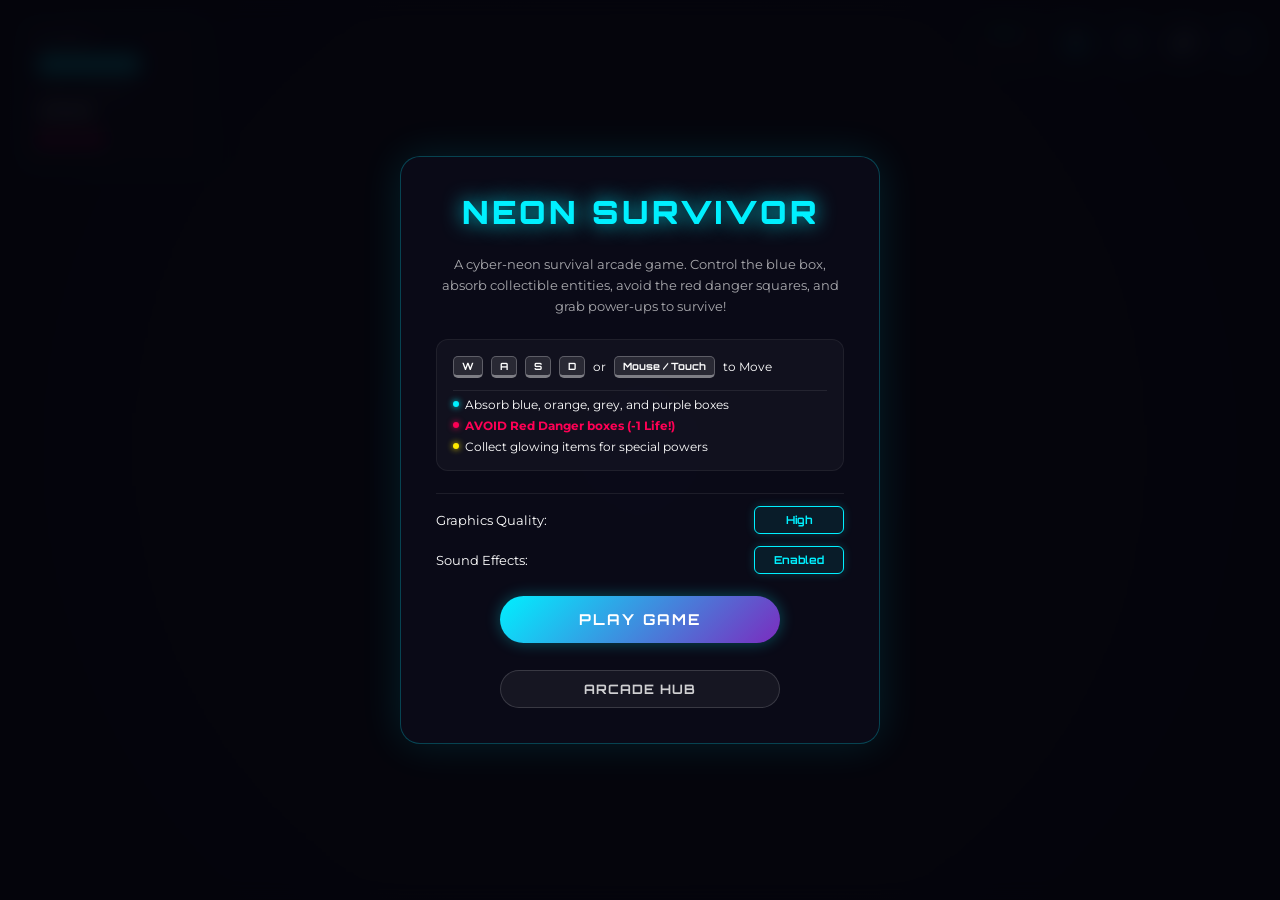
<file: game.html>
<!DOCTYPE html>
<html lang="en">
<head>
  <meta charset="UTF-8">
  <meta name="viewport" content="width=device-width, initial-scale=1.0, maximum-scale=1.0, user-scalable=no">
  <title>Neon Arcade Box Survival</title>
  
  <!-- Premium Fonts -->
  <link href="https://fonts.googleapis.com/css2?family=Orbitron:wght@400;700;900&family=Montserrat:wght@400;500;700&display=swap" rel="stylesheet">
  
  <style>
    /* Reset & Base Styles */
    * {
      box-sizing: border-box;
      margin: 0;
      padding: 0;
      user-select: none;
      -webkit-user-select: none;
      touch-action: none;
    }

    html, body {
      width: 100%;
      height: 100%;
      overflow: hidden;
      background-color: #05050b;
      font-family: 'Montserrat', sans-serif;
      color: #ffffff;
    }

    /* Core Canvas Layout */
    #game-container {
      position: relative;
      width: 100%;
      height: 100%;
      display: flex;
      justify-content: center;
      align-items: center;
    }

    canvas {
      display: block;
      width: 100%;
      height: 100%;
      background: radial-gradient(circle at center, #0c0c1e 0%, #05050b 100%);
    }

    /* HUD Styling */
    #hud {
      position: absolute;
      top: 0;
      left: 0;
      width: 100%;
      height: 100%;
      pointer-events: none;
      font-family: 'Orbitron', sans-serif;
      z-index: 10;
      padding: 20px;
      display: flex;
      flex-direction: column;
      justify-content: space-between;
    }

    .hud-top {
      display: flex;
      justify-content: space-between;
      align-items: flex-start;
      width: 100%;
    }

    .hud-left {
      display: flex;
      flex-direction: column;
      gap: 8px;
    }

    .hud-panel {
      background: rgba(10, 10, 25, 0.65);
      backdrop-filter: blur(8px);
      -webkit-backdrop-filter: blur(8px);
      border: 1px solid rgba(0, 240, 255, 0.15);
      border-radius: 12px;
      padding: 12px 18px;
      box-shadow: 0 0 20px rgba(0, 240, 255, 0.05);
      display: flex;
      flex-direction: column;
      gap: 4px;
    }

    .score-container {
      min-width: 180px;
    }

    .score-label {
      font-size: 10px;
      letter-spacing: 2px;
      color: rgba(255, 255, 255, 0.5);
      text-transform: uppercase;
    }

    .score-val {
      font-size: 24px;
      font-weight: 900;
      color: #00f0ff;
      text-shadow: 0 0 10px rgba(0, 240, 255, 0.6);
    }

    .high-score-val {
      font-size: 13px;
      font-weight: 700;
      color: rgba(255, 255, 255, 0.7);
    }

    .lives-row {
      display: flex;
      align-items: center;
      gap: 6px;
      margin-top: 4px;
    }

    .heart {
      font-size: 20px;
      color: #ff0055;
      text-shadow: 0 0 8px rgba(255, 0, 85, 0.6);
      transition: transform 0.3s ease;
      display: inline-block;
    }

    .heart.lost {
      color: rgba(255, 255, 255, 0.2);
      text-shadow: none;
      transform: scale(0.8);
    }

    .combo-panel {
      min-width: 110px;
      align-items: center;
      justify-content: center;
      border-color: rgba(255, 0, 127, 0.2);
      box-shadow: 0 0 20px rgba(255, 0, 127, 0.05);
    }

    .combo-val {
      font-size: 28px;
      font-weight: 900;
      color: #ff007f;
      text-shadow: 0 0 12px rgba(255, 0, 127, 0.7);
      transition: transform 0.1s ease;
    }

    .hud-right {
      display: flex;
      flex-direction: column;
      align-items: flex-end;
      gap: 12px;
      pointer-events: auto;
    }

    .controls-row {
      display: flex;
      gap: 10px;
    }

    .hud-btn {
      background: rgba(10, 10, 25, 0.8);
      border: 1px solid rgba(0, 240, 255, 0.3);
      color: #00f0ff;
      border-radius: 50%;
      width: 44px;
      height: 44px;
      display: flex;
      align-items: center;
      justify-content: center;
      cursor: pointer;
      font-size: 18px;
      transition: all 0.2s cubic-bezier(0.175, 0.885, 0.32, 1.275);
      box-shadow: 0 0 10px rgba(0, 240, 255, 0.1);
    }

    .hud-btn:hover {
      background: #00f0ff;
      color: #05050b;
      box-shadow: 0 0 20px #00f0ff;
      transform: scale(1.1);
    }

    .hud-btn:active {
      transform: scale(0.95);
    }

    #fps-counter {
      font-size: 11px;
      font-family: 'Orbitron', sans-serif;
      color: #00ff66;
      border-color: rgba(0, 255, 102, 0.15);
      box-shadow: none;
      padding: 6px 10px;
    }

    .hud-bottom {
      width: 100%;
      display: flex;
      flex-direction: column;
      align-items: center;
      justify-content: center;
      gap: 6px;
      margin-bottom: 10px;
    }

    .powerup-banner {
      font-size: 12px;
      font-weight: 700;
      letter-spacing: 2px;
      text-transform: uppercase;
      color: #ffea00;
      text-shadow: 0 0 10px currentColor;
      opacity: 0;
      transform: translateY(5px);
      transition: all 0.3s ease;
    }

    .powerup-banner.active {
      opacity: 1;
      transform: translateY(0);
    }

    .progress-container {
      width: 50%;
      max-width: 400px;
      height: 8px;
      background: rgba(255, 255, 255, 0.08);
      border-radius: 4px;
      border: 1px solid rgba(255, 255, 255, 0.15);
      overflow: hidden;
      opacity: 0;
      transition: opacity 0.3s ease;
    }

    .progress-container.active {
      opacity: 1;
    }

    .progress-bar {
      height: 100%;
      width: 100%;
      background: #ffea00;
      box-shadow: 0 0 8px #ffea00;
      transition: width 0.1s linear;
    }

    /* Screen Overlays */
    .overlay {
      position: absolute;
      top: 0;
      left: 0;
      width: 100%;
      height: 100%;
      background: rgba(5, 5, 12, 0.88);
      backdrop-filter: blur(10px);
      -webkit-backdrop-filter: blur(10px);
      z-index: 20;
      display: flex;
      justify-content: center;
      align-items: center;
      opacity: 0;
      pointer-events: none;
      transition: opacity 0.4s ease;
      font-family: 'Orbitron', sans-serif;
    }

    .overlay.active {
      opacity: 1;
      pointer-events: auto;
    }

    .overlay-content {
      text-align: center;
      max-width: 480px;
      width: 90%;
      padding: 35px;
      border-radius: 20px;
      background: rgba(12, 12, 28, 0.75);
      border: 1px solid rgba(0, 240, 255, 0.25);
      box-shadow: 0 0 40px rgba(0, 240, 255, 0.12);
      display: flex;
      flex-direction: column;
      gap: 22px;
      align-items: center;
      transform: translateY(20px) scale(0.95);
      transition: transform 0.4s cubic-bezier(0.175, 0.885, 0.32, 1.15);
    }

    .overlay.active .overlay-content {
      transform: translateY(0) scale(1);
    }

    .overlay-title {
      font-size: 32px;
      font-weight: 900;
      letter-spacing: 3px;
      color: #00f0ff;
      text-shadow: 0 0 20px rgba(0, 240, 255, 0.8);
      text-transform: uppercase;
    }

    .overlay-subtitle {
      font-family: 'Montserrat', sans-serif;
      font-size: 13px;
      color: rgba(255, 255, 255, 0.65);
      line-height: 1.6;
    }

    .menu-btn {
      background: linear-gradient(135deg, #00f0ff, #7b2cbf);
      border: none;
      color: white;
      padding: 14px 40px;
      font-size: 15px;
      font-weight: 700;
      letter-spacing: 2px;
      border-radius: 30px;
      cursor: pointer;
      font-family: 'Orbitron', sans-serif;
      transition: all 0.3s cubic-bezier(0.175, 0.885, 0.32, 1.275);
      box-shadow: 0 0 15px rgba(0, 240, 255, 0.3);
      text-transform: uppercase;
      width: 100%;
      max-width: 280px;
    }

    .menu-btn:hover {
      transform: translateY(-3px);
      box-shadow: 0 0 25px rgba(0, 240, 255, 0.6), 0 0 15px rgba(123, 44, 191, 0.4);
    }

    .menu-btn:active {
      transform: translateY(1px);
    }

    /* Submenu button for secondary actions */
    .menu-btn-sec {
      background: rgba(255, 255, 255, 0.05);
      border: 1px solid rgba(255, 255, 255, 0.15);
      color: rgba(255, 255, 255, 0.8);
      padding: 10px 30px;
      font-size: 13px;
      font-weight: 700;
      letter-spacing: 1px;
      border-radius: 30px;
      cursor: pointer;
      font-family: 'Orbitron', sans-serif;
      transition: all 0.2s ease;
      width: 100%;
      max-width: 280px;
      text-transform: uppercase;
      margin-top: -5px;
    }

    .menu-btn-sec:hover {
      background: rgba(255, 255, 255, 0.12);
      border-color: rgba(255, 255, 255, 0.3);
      color: #fff;
    }

    /* Instructions Area */
    .instructions-box {
      width: 100%;
      background: rgba(255, 255, 255, 0.03);
      border: 1px solid rgba(255, 255, 255, 0.06);
      border-radius: 12px;
      padding: 16px;
      font-family: 'Montserrat', sans-serif;
      font-size: 12px;
      text-align: left;
      display: flex;
      flex-direction: column;
      gap: 12px;
    }

    .instruction-row {
      display: flex;
      align-items: center;
      gap: 8px;
    }

    .key-cap {
      background: rgba(255, 255, 255, 0.1);
      border: 1px solid rgba(255, 255, 255, 0.25);
      border-bottom: 3px solid rgba(255, 255, 255, 0.4);
      padding: 3px 8px;
      border-radius: 5px;
      font-weight: 700;
      font-family: 'Orbitron', sans-serif;
      font-size: 10px;
    }

    .rules-list {
      display: flex;
      flex-direction: column;
      gap: 6px;
      padding-top: 6px;
      border-top: 1px solid rgba(255, 255, 255, 0.08);
    }

    .rule-item {
      display: flex;
      align-items: center;
      gap: 6px;
    }

    .bullet {
      width: 6px;
      height: 6px;
      border-radius: 50%;
    }

    /* Settings section in menus */
    .settings-group {
      display: flex;
      flex-direction: column;
      gap: 12px;
      width: 100%;
      padding-top: 12px;
      border-top: 1px solid rgba(255, 255, 255, 0.08);
    }

    .setting-row {
      display: flex;
      justify-content: space-between;
      align-items: center;
      width: 100%;
      font-family: 'Montserrat', sans-serif;
      font-size: 13px;
    }

    .setting-toggle {
      background: rgba(255, 255, 255, 0.06);
      border: 1px solid rgba(255, 255, 255, 0.15);
      color: rgba(255, 255, 255, 0.8);
      padding: 6px 14px;
      border-radius: 6px;
      cursor: pointer;
      font-family: 'Orbitron', sans-serif;
      font-size: 11px;
      font-weight: 700;
      transition: all 0.2s ease;
      min-width: 90px;
    }

    .setting-toggle.active {
      border-color: #00f0ff;
      color: #00f0ff;
      background: rgba(0, 240, 255, 0.08);
      box-shadow: 0 0 10px rgba(0, 240, 255, 0.2);
    }

    /* Score stats in Game Over */
    .gameover-stats {
      display: grid;
      grid-template-columns: 1fr 1fr;
      gap: 15px;
      width: 100%;
      margin: 5px 0;
    }

    .stat-box {
      background: rgba(255, 255, 255, 0.03);
      border: 1px solid rgba(255, 255, 255, 0.05);
      border-radius: 12px;
      padding: 12px;
      display: flex;
      flex-direction: column;
      gap: 4px;
    }

    .stat-label {
      font-size: 9px;
      letter-spacing: 1px;
      color: rgba(255, 255, 255, 0.5);
      text-transform: uppercase;
    }

    .stat-val {
      font-size: 20px;
      font-weight: 700;
      color: #fff;
    }

    /* Glitch keyframes for game over title */
    @keyframes glitch {
      0% {
        text-shadow: 0.05em 0 0 rgba(255, 0, 85, 0.75),
                     -0.05em -0.025em 0 rgba(0, 240, 255, 0.75),
                     0.025em 0.05em 0 rgba(255, 234, 0, 0.75);
      }
      14% {
        text-shadow: 0.05em 0 0 rgba(255, 0, 85, 0.75),
                     -0.05em -0.025em 0 rgba(0, 240, 255, 0.75),
                     0.025em 0.05em 0 rgba(255, 234, 0, 0.75);
      }
      15% {
        text-shadow: -0.05em -0.025em 0 rgba(255, 0, 85, 0.75),
                     0.025em 0.025em 0 rgba(0, 240, 255, 0.75),
                     -0.05em -0.05em 0 rgba(255, 234, 0, 0.75);
      }
      49% {
        text-shadow: -0.05em -0.025em 0 rgba(255, 0, 85, 0.75),
                     0.025em 0.025em 0 rgba(0, 240, 255, 0.75),
                     -0.05em -0.05em 0 rgba(255, 234, 0, 0.75);
      }
      50% {
        text-shadow: 0.025em 0.05em 0 rgba(255, 0, 85, 0.75),
                     0.05em 0 0 rgba(0, 240, 255, 0.75),
                     0 -0.05em 0 rgba(255, 234, 0, 0.75);
      }
      99% {
        text-shadow: 0.025em 0.05em 0 rgba(255, 0, 85, 0.75),
                     0.05em 0 0 rgba(0, 240, 255, 0.75),
                     0 -0.05em 0 rgba(255, 234, 0, 0.75);
      }
      100% {
        text-shadow: -0.025em 0 0 rgba(255, 0, 85, 0.75),
                     -0.025em -0.025em 0 rgba(0, 240, 255, 0.75),
                     -0.025em -0.05em 0 rgba(255, 234, 0, 0.75);
      }
    }

    .glitch-title {
      animation: glitch 1.5s linear infinite;
      color: #ff0055 !important;
      text-shadow: 0 0 20px rgba(255, 0, 85, 0.8);
    }

    /* Screen shake and flash effects via CSS styling */
    .flash-red {
      animation: damageFlash 0.3s forwards;
    }

    @keyframes damageFlash {
      0% { box-shadow: inset 0 0 50px rgba(255, 0, 85, 0.8); }
      100% { box-shadow: inset 0 0 0px rgba(255, 0, 85, 0); }
    }
  </style>
</head>
<body>

  <div id="game-container">
    <canvas id="gameCanvas"></canvas>

    <!-- HUD Layout -->
    <div id="hud">
      <div class="hud-top">
        <div class="hud-left">
          <div class="hud-panel score-container">
            <span class="score-label">Score</span>
            <span id="scoreVal" class="score-val">00000</span>
            <span class="score-label" style="margin-top: 4px;">High Score</span>
            <span id="highScoreVal" class="high-score-val">00000</span>
            <div id="livesRow" class="lives-row">
              <span class="heart">❤</span>
              <span class="heart">❤</span>
              <span class="heart">❤</span>
            </div>
          </div>
        </div>

        <div class="hud-right">
          <div class="controls-row">
            <div id="fps-counter" class="hud-panel">FPS: --</div>
            <a href="index.html" class="hud-btn" title="Arcade Hub" style="text-decoration: none;">
              <svg width="18" height="18" viewBox="0 0 24 24" fill="none" stroke="currentColor" stroke-width="2" stroke-linecap="round" stroke-linejoin="round"><path d="m3 9 9-7 9 7v11a2 2 0 0 1-2 2H5a2 2 0 0 1-2-2z"/><polyline points="9 22 9 12 15 12 15 22"/></svg>
            </a>
            <button id="pauseBtn" class="hud-btn" title="Pause Game">Ⅱ</button>
            <button id="muteBtn" class="hud-btn" title="Mute Audio">🔊</button>
            <button id="fullscreenBtn" class="hud-btn" title="Toggle Fullscreen">⛶</button>
          </div>
          
          <div id="comboPanel" class="hud-panel combo-panel" style="display: none;">
            <span class="score-label">Combo</span>
            <span id="comboVal" class="combo-val">x1</span>
          </div>
        </div>
      </div>

      <div class="hud-bottom">
        <span id="powerupBanner" class="powerup-banner">Speed Boost</span>
        <div id="progressContainer" class="progress-container">
          <div id="progressBar" class="progress-bar"></div>
        </div>
      </div>
    </div>

    <!-- Start Overlay -->
    <div id="startOverlay" class="overlay active">
      <div class="overlay-content">
        <h1 class="overlay-title">Neon Survivor</h1>
        <p class="overlay-subtitle">A cyber-neon survival arcade game. Control the blue box, absorb collectible entities, avoid the red danger squares, and grab power-ups to survive!</p>
        
        <div class="instructions-box">
          <div class="instruction-row">
            <span class="key-cap">W</span><span class="key-cap">A</span><span class="key-cap">S</span><span class="key-cap">D</span>
            <span>or</span>
            <span class="key-cap">Mouse / Touch</span>
            <span>to Move</span>
          </div>
          <div class="rules-list">
            <div class="rule-item">
              <div class="bullet" style="background: #00f0ff; box-shadow: 0 0 6px #00f0ff;"></div>
              <span>Absorb blue, orange, grey, and purple boxes</span>
            </div>
            <div class="rule-item">
              <div class="bullet" style="background: #ff0055; box-shadow: 0 0 6px #ff0055;"></div>
              <span style="color: #ff0055; font-weight: bold;">AVOID Red Danger boxes (-1 Life!)</span>
            </div>
            <div class="rule-item">
              <div class="bullet" style="background: #ffea00; box-shadow: 0 0 6px #ffea00;"></div>
              <span>Collect glowing items for special powers</span>
            </div>
          </div>
        </div>

        <div class="settings-group">
          <div class="setting-row">
            <span>Graphics Quality:</span>
            <button id="startQualityToggle" class="setting-toggle active">High</button>
          </div>
          <div class="setting-row">
            <span>Sound Effects:</span>
            <button id="startMuteToggle" class="setting-toggle active">Enabled</button>
          </div>
        </div>

        <button id="startGameBtn" class="menu-btn">Play Game</button>
        <a href="index.html" class="menu-btn-sec" style="text-align: center; text-decoration: none; display: flex; align-items: center; justify-content: center; margin-top: 5px;">Arcade Hub</a>
      </div>
    </div>

    <!-- Pause Overlay -->
    <div id="pauseOverlay" class="overlay">
      <div class="overlay-content">
        <h1 class="overlay-title">Paused</h1>
        <p class="overlay-subtitle">Take a breather. The arena is frozen in time.</p>
        
        <div class="settings-group">
          <div class="setting-row">
            <span>Graphics Quality:</span>
            <button id="pauseQualityToggle" class="setting-toggle active">High</button>
          </div>
          <div class="setting-row">
            <span>Sound Effects:</span>
            <button id="pauseMuteToggle" class="setting-toggle active">Enabled</button>
          </div>
        </div>

        <button id="resumeGameBtn" class="menu-btn">Resume</button>
        <button id="restartGameBtnSec" class="menu-btn-sec">Restart Match</button>
        <a href="index.html" class="menu-btn-sec" style="text-align: center; text-decoration: none; display: flex; align-items: center; justify-content: center; margin-top: 5px;">Arcade Hub</a>
      </div>
    </div>

    <!-- Game Over Overlay -->
    <div id="gameOverOverlay" class="overlay">
      <div class="overlay-content">
        <h1 class="overlay-title glitch-title">Game Over</h1>
        <p class="overlay-subtitle">Your energy has been depleted. The system has rebooted.</p>
        
        <div class="gameover-stats">
          <div class="stat-box">
            <span class="stat-label">Final Score</span>
            <span id="finalScoreVal" class="stat-val">0</span>
          </div>
          <div class="stat-box">
            <span class="stat-label">Max Combo</span>
            <span id="maxComboVal" class="stat-val">x0</span>
          </div>
        </div>

        <div id="newHighScoreBanner" style="display: none; color: #ffea00; font-weight: bold; letter-spacing: 2px; text-shadow: 0 0 10px rgba(255,234,0,0.5);">★ NEW HIGH SCORE ★</div>

        <button id="restartGameBtn" class="menu-btn">Play Again</button>
        <a href="index.html" class="menu-btn-sec" style="text-align: center; text-decoration: none; display: flex; align-items: center; justify-content: center; margin-top: 5px;">Arcade Hub</a>
      </div>
    </div>

  </div>

  <!-- Game Scripts -->
  <script>
    // --- UTILITY FUNCTIONS ---
    const MathUtils = {
      randomRange: (min, max) => Math.random() * (max - min) + min,
      randomInt: (min, max) => Math.floor(Math.random() * (max - min + 1)) + min,
      lerp: (start, end, amt) => (1 - amt) * start + amt * end,
      clamp: (val, min, max) => Math.max(min, Math.min(max, val)),
      dist: (x1, y1, x2, y2) => Math.sqrt((x2 - x1) ** 2 + (y2 - y1) ** 2)
    };

    // --- REAL WEB AUDIO API SYNTHESIZER ---
    class SoundEngine {
      constructor() {
        this.ctx = null;
        this.muted = false;
      }

      init() {
        if (this.ctx) return;
        const AudioContextClass = window.AudioContext || window.webkitAudioContext;
        if (AudioContextClass) {
          this.ctx = new AudioContextClass();
        }
      }

      resume() {
        if (this.ctx && this.ctx.state === 'suspended') {
          this.ctx.resume();
        }
      }

      toggleMute() {
        this.muted = !this.muted;
        return this.muted;
      }

      playDestroy(isDanger = false) {
        if (this.muted) return;
        this.init();
        this.resume();
        if (!this.ctx) return;

        const osc = this.ctx.createOscillator();
        const gain = this.ctx.createGain();
        osc.connect(gain);
        gain.connect(this.ctx.destination);

        const now = this.ctx.currentTime;
        if (isDanger) {
          // Low, pitch-sliding warning alarm impact
          osc.type = 'sawtooth';
          osc.frequency.setValueAtTime(140, now);
          osc.frequency.exponentialRampToValueAtTime(30, now + 0.35);
          gain.gain.setValueAtTime(0.25, now);
          gain.gain.exponentialRampToValueAtTime(0.01, now + 0.4);
          osc.start(now);
          osc.stop(now + 0.45);
        } else {
          // Sharp neon blast chime
          osc.type = 'triangle';
          osc.frequency.setValueAtTime(500, now);
          osc.frequency.exponentialRampToValueAtTime(1200, now + 0.12);
          gain.gain.setValueAtTime(0.12, now);
          gain.gain.exponentialRampToValueAtTime(0.01, now + 0.15);
          osc.start(now);
          osc.stop(now + 0.16);
        }
      }

      playBomb() {
        if (this.muted) return;
        this.init();
        this.resume();
        if (!this.ctx) return;

        const now = this.ctx.currentTime;

        // 1. Noise channel for the explosion blast
        const bufferSize = this.ctx.sampleRate * 1.2;
        const buffer = this.ctx.createBuffer(1, bufferSize, this.ctx.sampleRate);
        const data = buffer.getChannelData(0);
        for (let i = 0; i < bufferSize; i++) {
          data[i] = Math.random() * 2 - 1;
        }

        const noise = this.ctx.createBufferSource();
        noise.buffer = buffer;

        const filter = this.ctx.createBiquadFilter();
        filter.type = 'lowpass';
        filter.frequency.setValueAtTime(1000, now);
        filter.frequency.exponentialRampToValueAtTime(20, now + 0.9);

        const gain = this.ctx.createGain();
        gain.gain.setValueAtTime(0.4, now);
        gain.gain.exponentialRampToValueAtTime(0.01, now + 1.1);

        noise.connect(filter);
        filter.connect(gain);
        gain.connect(this.ctx.destination);

        noise.start(now);
        noise.stop(now + 1.2);
        
        // 2. Low-frequency sine rumble
        const osc = this.ctx.createOscillator();
        const oscGain = this.ctx.createGain();
        osc.type = 'sine';
        osc.frequency.setValueAtTime(100, now);
        osc.frequency.linearRampToValueAtTime(10, now + 0.8);
        
        oscGain.gain.setValueAtTime(0.5, now);
        oscGain.gain.exponentialRampToValueAtTime(0.01, now + 0.8);
        
        osc.connect(oscGain);
        oscGain.connect(this.ctx.destination);
        
        osc.start(now);
        osc.stop(now + 0.95);
      }

      playCombo(comboCount) {
        if (this.muted) return;
        this.init();
        this.resume();
        if (!this.ctx) return;

        const now = this.ctx.currentTime;
        const osc = this.ctx.createOscillator();
        const gain = this.ctx.createGain();
        osc.connect(gain);
        gain.connect(this.ctx.destination);

        osc.type = 'sine';
        // Base frequency scale: pitches go up as the combo accumulates
        const baseFreq = 261.63; // C4
        const semitoneStep = Math.min(comboCount * 2.5, 24); // Cap pitch rise at 2 octaves
        const targetFreq = baseFreq * Math.pow(2, semitoneStep / 12);

        osc.frequency.setValueAtTime(targetFreq, now);
        osc.frequency.exponentialRampToValueAtTime(targetFreq * 1.5, now + 0.2);

        gain.gain.setValueAtTime(0.12, now);
        gain.gain.exponentialRampToValueAtTime(0.01, now + 0.25);

        osc.start(now);
        osc.stop(now + 0.26);
      }

      playPowerup() {
        if (this.muted) return;
        this.init();
        this.resume();
        if (!this.ctx) return;

        const now = this.ctx.currentTime;
        // Rising synth arpeggio (C Major Pentatonic)
        const notes = [261.63, 329.63, 392.00, 523.25, 659.25]; // C4, E4, G4, C5, E5
        notes.forEach((freq, idx) => {
          const osc = this.ctx.createOscillator();
          const gain = this.ctx.createGain();
          osc.connect(gain);
          gain.connect(this.ctx.destination);

          osc.type = 'sine';
          osc.frequency.setValueAtTime(freq, now + idx * 0.07);
          osc.frequency.exponentialRampToValueAtTime(freq * 1.15, now + idx * 0.07 + 0.18);

          gain.gain.setValueAtTime(0.08, now + idx * 0.07);
          gain.gain.exponentialRampToValueAtTime(0.01, now + idx * 0.07 + 0.22);

          osc.start(now + idx * 0.07);
          osc.stop(now + idx * 0.07 + 0.25);
        });
      }

      playGameOver() {
        if (this.muted) return;
        this.init();
        this.resume();
        if (!this.ctx) return;

        const now = this.ctx.currentTime;
        // Sad, minor arpeggio decaying
        const notes = [392.00, 311.13, 261.63, 196.00]; // G4, Eb4, C4, G3
        notes.forEach((freq, idx) => {
          const osc = this.ctx.createOscillator();
          const gain = this.ctx.createGain();
          osc.connect(gain);
          gain.connect(this.ctx.destination);

          osc.type = 'sawtooth';
          
          const filter = this.ctx.createBiquadFilter();
          filter.type = 'lowpass';
          filter.frequency.setValueAtTime(500, now + idx * 0.12);
          filter.frequency.exponentialRampToValueAtTime(80, now + idx * 0.12 + 0.45);
          
          osc.disconnect();
          osc.connect(filter);
          filter.connect(gain);
          gain.connect(this.ctx.destination);

          osc.frequency.setValueAtTime(freq, now + idx * 0.12);
          gain.gain.setValueAtTime(0.12, now + idx * 0.12);
          gain.gain.exponentialRampToValueAtTime(0.01, now + idx * 0.12 + 0.55);

          osc.start(now + idx * 0.12);
          osc.stop(now + idx * 0.12 + 0.6);
        });
      }

      playShieldBreak() {
        if (this.muted) return;
        this.init();
        this.resume();
        if (!this.ctx) return;

        const now = this.ctx.currentTime;
        // High frequency glass shutter sound
        const osc = this.ctx.createOscillator();
        const gain = this.ctx.createGain();
        osc.connect(gain);
        gain.connect(this.ctx.destination);

        osc.type = 'sawtooth';
        osc.frequency.setValueAtTime(1500, now);
        osc.frequency.linearRampToValueAtTime(400, now + 0.25);

        gain.gain.setValueAtTime(0.12, now);
        gain.gain.exponentialRampToValueAtTime(0.01, now + 0.3);

        osc.start(now);
        osc.stop(now + 0.3);
      }
    }

    // --- GAME OBJECTS BASE ---
    class GameObject {
      constructor(x, y, size) {
        this.x = x;
        this.y = y;
        this.size = size;
        this.vx = 0;
        this.vy = 0;
        this.active = true;
      }
    }

    // --- PLAYER CLASS ---
    class Player extends GameObject {
      constructor(x, y) {
        super(x, y, 28);
        this.color = '#00f0ff';
        this.glowColor = '#00f0ff';
        this.lastX = x;
        this.lastY = y;

        // Movement constants
        this.speed = 420;
        this.friction = 0.88;
        this.accel = 1600;

        // Squash & Stretch
        this.stretchFactorLerped = 1.0;

        // Powers state
        this.speedBoostActive = false;
        this.magnetActive = false;
        this.shieldActive = false;

        this.invincibleTimer = 0;
        this.flashTimer = 0;
      }

      update(dt, keyboard, pointer, canvasWidth, canvasHeight) {
        this.lastX = this.x;
        this.lastY = this.y;

        if (this.invincibleTimer > 0) {
          this.invincibleTimer -= dt;
          this.flashTimer += dt * 20; // Blinking rate
        }

        const speedMultiplier = this.speedBoostActive ? 2.0 : 1.0;

        if (keyboard.active) {
          // Keyboard acceleration physics
          let dx = 0;
          let dy = 0;
          if (keyboard.left) dx -= 1;
          if (keyboard.right) dx += 1;
          if (keyboard.up) dy -= 1;
          if (keyboard.down) dy += 1;

          if (dx !== 0 && dy !== 0) {
            // Normalise diagonals
            const length = Math.sqrt(dx * dx + dy * dy);
            dx /= length;
            dy /= length;
          }

          this.vx += dx * this.accel * speedMultiplier * dt;
          this.vy += dy * this.accel * speedMultiplier * dt;

          this.vx *= Math.pow(this.friction, dt * 60);
          this.vy *= Math.pow(this.friction, dt * 60);

          const maxVel = 380 * speedMultiplier;
          const currentSpeed = Math.sqrt(this.vx * this.vx + this.vy * this.vy);
          if (currentSpeed > maxVel) {
            this.vx = (this.vx / currentSpeed) * maxVel;
            this.vy = (this.vy / currentSpeed) * maxVel;
          }

          this.x += this.vx * dt;
          this.y += this.vy * dt;
        } else if (pointer.active) {
          // Pointer (Mouse / Touch) smooth interpolation
          const dx = pointer.x - this.x;
          const dy = pointer.y - this.y;
          const distance = Math.sqrt(dx * dx + dy * dy);

          const sensitivity = 15 * speedMultiplier;

          if (distance < 2) {
            this.x = pointer.x;
            this.y = pointer.y;
            this.vx = 0;
            this.vy = 0;
          } else {
            const targetVx = dx * sensitivity;
            const targetVy = dy * sensitivity;

            // Interpolate velocity for soft inertia
            this.vx += (targetVx - this.vx) * 0.18;
            this.vy += (targetVy - this.vy) * 0.18;

            this.x += this.vx * dt;
            this.y += this.vy * dt;
          }
        } else {
          // Slow down when no active inputs
          this.vx *= Math.pow(this.friction, dt * 60);
          this.vy *= Math.pow(this.friction, dt * 60);
          if (Math.abs(this.vx) < 0.1) this.vx = 0;
          if (Math.abs(this.vy) < 0.1) this.vy = 0;

          this.x += this.vx * dt;
          this.y += this.vy * dt;
        }

        // Clamp boundaries
        const r = this.size / 2;
        this.x = MathUtils.clamp(this.x, r, canvasWidth - r);
        this.y = MathUtils.clamp(this.y, r, canvasHeight - r);
      }

      draw(ctx, quality, comboMultiplier) {
        if (this.invincibleTimer > 0 && Math.floor(this.flashTimer) % 2 === 0) {
          return; // Skip rendering frame for flashing effect
        }

        ctx.save();
        ctx.translate(this.x, this.y);

        // Calculate Squash & Stretch based on speed
        const speedMag = Math.sqrt(this.vx * this.vx + this.vy * this.vy);
        const angle = Math.atan2(this.vy, this.vx);

        let stretch = 1;
        if (speedMag > 15) {
          const factor = this.speedBoostActive ? 0.00015 : 0.0003;
          stretch = 1 + Math.min(speedMag * factor, 0.4);
          ctx.rotate(angle);
        }

        // Apply scaling transformation
        ctx.scale(stretch, 1 / stretch);

        // Core Player box
        ctx.fillStyle = this.color;
        if (quality === 'high') {
          ctx.shadowBlur = 15 + (this.speedBoostActive ? 8 : 0) + (comboMultiplier * 1.5);
          ctx.shadowColor = this.glowColor;
        }

        ctx.fillRect(-this.size / 2, -this.size / 2, this.size, this.size);

        // Draw internal tech-panel border decoration
        ctx.strokeStyle = '#ffffff';
        ctx.lineWidth = 1.5;
        ctx.strokeRect(-this.size / 3, -this.size / 3, (this.size * 2) / 3, (this.size * 2) / 3);

        ctx.restore();

        // Draw active Shield Aura ring
        if (this.shieldActive) {
          ctx.save();
          ctx.translate(this.x, this.y);
          const spinTime = performance.now() * 0.004;
          
          ctx.strokeStyle = '#00ff66';
          ctx.lineWidth = 3;
          if (quality === 'high') {
            ctx.shadowBlur = 12;
            ctx.shadowColor = '#00ff66';
          }
          
          ctx.beginPath();
          ctx.arc(0, 0, this.size * 1.3, spinTime, spinTime + Math.PI * 1.4);
          ctx.stroke();

          ctx.beginPath();
          ctx.arc(0, 0, this.size * 1.3, spinTime + Math.PI, spinTime + Math.PI * 2.4);
          ctx.stroke();
          ctx.restore();
        }

        // Draw active Magnet Aura
        if (this.magnetActive) {
          ctx.save();
          ctx.strokeStyle = 'rgba(191, 0, 255, 0.12)';
          ctx.lineWidth = 1.5;
          ctx.beginPath();
          ctx.arc(this.x, this.y, 240, 0, Math.PI * 2);
          ctx.stroke();

          if (quality === 'high') {
            ctx.shadowBlur = 8;
            ctx.shadowColor = '#bf00ff';
            ctx.strokeStyle = 'rgba(191, 0, 255, 0.25)';
            ctx.beginPath();
            ctx.arc(this.x, this.y, 240 + Math.sin(performance.now() * 0.01) * 8, 0, Math.PI * 2);
            ctx.stroke();
          }
          ctx.restore();
        }
      }
    }

    // --- ENEMY CLASS ---
    class Enemy extends GameObject {
      constructor(x, y, type) {
        // Setup initial sizes & speeds based on class/type
        let size = 24;
        let speed = 120;
        let color = '#00a2ff';
        let glowColor = '#00a2ff';

        switch (type) {
          case 'normal':
            size = MathUtils.randomRange(22, 26);
            speed = MathUtils.randomRange(100, 130);
            color = '#00a2ff'; // Cyber Blue
            glowColor = '#00a2ff';
            break;
          case 'fast':
            size = MathUtils.randomRange(15, 18);
            speed = MathUtils.randomRange(220, 260);
            color = '#ff7300'; // Neon Orange
            glowColor = '#ff7300';
            break;
          case 'heavy':
            size = MathUtils.randomRange(42, 48);
            speed = MathUtils.randomRange(50, 75);
            color = '#90a4ae'; // Heavy Metal grey
            glowColor = '#90a4ae';
            break;
          case 'danger':
            size = MathUtils.randomRange(24, 28);
            speed = MathUtils.randomRange(110, 140);
            color = '#ff0055'; // Neon Red
            glowColor = '#ff0055';
            break;
          case 'ghost':
            size = MathUtils.randomRange(20, 24);
            speed = MathUtils.randomRange(85, 115);
            color = '#bf00ff'; // Neon Purple
            glowColor = '#bf00ff';
            break;
        }

        super(x, y, size);
        this.type = type;
        this.speed = speed;
        this.color = color;
        this.glowColor = glowColor;

        // Set initial random direction velocity
        const angle = Math.random() * Math.PI * 2;
        this.vx = Math.cos(angle) * speed;
        this.vy = Math.sin(angle) * speed;

        // Rotation physics
        this.angle = Math.random() * Math.PI * 2;
        this.rotationSpeed = MathUtils.randomRange(-2.5, 2.5);

        // Spawn Easing state
        this.spawnTimer = 0;
        this.spawnDuration = 0.4;
        this.spawnScale = 0;
        this.isSpawning = true;

        // Death shrink state
        this.isDying = false;
        this.deathTimer = 0;
        this.deathDuration = 0.45;
        this.deathScale = 1.0;

        // Ghost specific teleport parameters
        this.teleportTimer = 0;
        this.teleportState = 'idle'; // 'idle', 'fading-out', 'fading-in'
        this.savedVx = 0;
        this.savedVy = 0;
        this.frozen = false;
      }

      update(dt, canvasWidth, canvasHeight, playerRef) {
        // Spawning animation
        if (this.isSpawning) {
          this.spawnTimer += dt;
          const progress = this.spawnTimer / this.spawnDuration;
          if (progress >= 1.0) {
            this.isSpawning = false;
            this.spawnScale = 1.0;
            // Finish spawn particle burst
            if (this.active) game.triggerSpawnBurst(this.x, this.y, this.color);
          } else {
            // Scale: 0% -> 120% -> 100%
            if (progress < 0.7) {
              this.spawnScale = (progress / 0.7) * 1.2;
            } else {
              this.spawnScale = 1.2 - ((progress - 0.7) / 0.3) * 0.2;
            }
          }
          return;
        }

        // Dying animation sequence
        if (this.isDying) {
          this.deathTimer += dt;
          const progress = this.deathTimer / this.deathDuration;
          if (progress >= 1.0) {
            this.active = false;
          } else {
            // Scale goes 100% -> 80% -> 50% -> 20% -> 0% (using steps or smooth matching spec)
            if (progress < 0.25) this.deathScale = 0.8;
            else if (progress < 0.5) this.deathScale = 0.5;
            else if (progress < 0.75) this.deathScale = 0.2;
            else this.deathScale = 0.0;
            
            // Spin faster as it dies
            this.angle += this.rotationSpeed * dt * 4;
          }
          return;
        }

        // Freeze mechanics
        if (this.frozen) {
          return; // Frozen boxes stop motion and rotation
        }

        // Ghost teleportation mechanics
        if (this.type === 'ghost') {
          if (this.teleportState === 'idle') {
            this.teleportTimer -= dt;
            if (this.teleportTimer <= 0) {
              this.teleportState = 'fading-out';
              this.teleportTimer = 0.35; // fade duration
            }
          }

          if (this.teleportState === 'fading-out') {
            this.teleportTimer -= dt;
            this.spawnScale = MathUtils.clamp(this.teleportTimer / 0.35, 0, 1);
            if (this.teleportTimer <= 0) {
              // Relocate ghost box far from player
              let newX, newY, dist;
              let attempts = 0;
              do {
                newX = MathUtils.randomRange(this.size, canvasWidth - this.size);
                newY = MathUtils.randomRange(this.size, canvasHeight - this.size);
                dist = MathUtils.dist(newX, newY, playerRef.x, playerRef.y);
                attempts++;
              } while (dist < 260 && attempts < 100);

              // Spawn particles at portal exit/entrance points
              game.triggerTeleportPortal(this.x, this.y, this.color);
              this.x = newX;
              this.y = newY;
              game.triggerTeleportPortal(this.x, this.y, this.color);

              this.teleportState = 'fading-in';
              this.teleportTimer = 0.35;
            }
            return; // Skip normal movement while warp is in progress
          } else if (this.teleportState === 'fading-in') {
            this.teleportTimer -= dt;
            this.spawnScale = MathUtils.clamp(1.0 - (this.teleportTimer / 0.35), 0, 1);
            if (this.teleportTimer <= 0) {
              this.teleportState = 'idle';
              this.teleportTimer = MathUtils.randomRange(3.0, 5.0); // Reset teleport timer
              this.spawnScale = 1.0;
            }
            return; // Skip normal movement while warp is in progress
          }
        }

        // Normal kinematic movement
        this.x += this.vx * dt;
        this.y += this.vy * dt;

        this.angle += this.rotationSpeed * dt;

        // Edge rebound bounces
        const r = this.size / 2;
        if (this.x < r) {
          this.x = r;
          this.vx = Math.abs(this.vx);
        } else if (this.x > canvasWidth - r) {
          this.x = canvasWidth - r;
          this.vx = -Math.abs(this.vx);
        }

        if (this.y < r) {
          this.y = r;
          this.vy = Math.abs(this.vy);
        } else if (this.y > canvasHeight - r) {
          this.y = canvasHeight - r;
          this.vy = -Math.abs(this.vy);
        }
      }

      draw(ctx, quality) {
        // Set proper scale depending on states
        let scale = 1.0;
        let opacity = 1.0;

        if (this.isSpawning) {
          scale = this.spawnScale;
        } else if (this.isDying) {
          scale = this.deathScale;
          opacity = MathUtils.clamp(1.0 - this.deathTimer / this.deathDuration, 0, 1);
        } else if (this.type === 'ghost' && this.teleportState !== 'idle') {
          scale = this.spawnScale;
          opacity = this.spawnScale;
        }

        ctx.save();
        ctx.translate(this.x, this.y);
        ctx.rotate(this.angle);
        ctx.scale(scale, scale);
        ctx.globalAlpha = opacity;

        if (quality === 'high' && !this.isDying) {
          ctx.shadowBlur = 10;
          ctx.shadowColor = this.frozen ? '#00e5ff' : this.glowColor;
        }

        if (this.frozen) {
          ctx.fillStyle = '#00d2ff'; // Icy blue frozen palette
          ctx.strokeStyle = 'rgba(255, 255, 255, 0.6)';
        } else {
          ctx.fillStyle = this.color;
          ctx.strokeStyle = 'rgba(255, 255, 255, 0.35)';
        }

        ctx.lineWidth = 1.5;
        ctx.fillRect(-this.size / 2, -this.size / 2, this.size, this.size);
        ctx.strokeRect(-this.size / 2, -this.size / 2, this.size, this.size);

        // Core tech decal designs per subclass
        ctx.strokeStyle = '#ffffff';
        ctx.lineWidth = 1.0;
        if (this.type === 'normal') {
          ctx.strokeRect(-this.size / 4, -this.size / 4, this.size / 2, this.size / 2);
        } else if (this.type === 'fast') {
          ctx.beginPath();
          ctx.moveTo(-this.size / 3, -this.size / 3);
          ctx.lineTo(this.size / 3, this.size / 3);
          ctx.moveTo(this.size / 3, -this.size / 3);
          ctx.lineTo(-this.size / 3, this.size / 3);
          ctx.stroke();
        } else if (this.type === 'heavy') {
          ctx.strokeRect(-this.size / 3, -this.size / 3, (this.size * 2) / 3, (this.size * 2) / 3);
          ctx.strokeRect(-this.size / 6, -this.size / 6, this.size / 3, this.size / 3);
        } else if (this.type === 'danger') {
          // Warning cross overlay
          ctx.fillStyle = 'rgba(255, 255, 255, 0.15)';
          ctx.beginPath();
          ctx.moveTo(0, -this.size / 3);
          ctx.lineTo(this.size / 3, 0);
          ctx.lineTo(0, this.size / 3);
          ctx.lineTo(-this.size / 3, 0);
          ctx.closePath();
          ctx.fill();
          ctx.stroke();
        } else if (this.type === 'ghost') {
          // Teleport portal dot core
          ctx.beginPath();
          ctx.arc(0, 0, this.size / 6, 0, Math.PI * 2);
          ctx.fillStyle = '#ffffff';
          ctx.fill();
        }

        ctx.restore();
        ctx.globalAlpha = 1.0;
      }
    }

    // --- POWERUP CLASS ---
    class PowerUp extends GameObject {
      constructor(x, y, type) {
        let color = '#ffea00';
        let label = '⚡';

        switch (type) {
          case 'speed':
            color = '#ffea00'; // Yellow
            label = '⚡';
            break;
          case 'magnet':
            color = '#bf00ff'; // Purple
            label = '🧲';
            break;
          case 'bomb':
            color = '#ff0055'; // Red
            label = '💣';
            break;
          case 'freeze':
            color = '#00ffff'; // Cyan
            label = '❄';
            break;
          case 'shield':
            color = '#00ff66'; // Green
            label = '⭐';
            break;
        }

        super(x, y, 26);
        this.type = type;
        this.color = color;
        this.label = label;

        this.angle = 0;
        this.rotationSpeed = 1.4;

        this.floatTimer = Math.random() * Math.PI * 2;
        this.floatSpeed = 2.8;
        this.startY = y;

        // Spawn Easing state
        this.spawnTimer = 0;
        this.spawnDuration = 0.3;
        this.scale = 0;
        this.isSpawning = true;
      }

      update(dt) {
        if (this.isSpawning) {
          this.spawnTimer += dt;
          this.scale = MathUtils.clamp(this.spawnTimer / this.spawnDuration, 0, 1);
          if (this.spawnTimer >= this.spawnDuration) {
            this.isSpawning = false;
            this.scale = 1.0;
          }
        }

        this.angle += this.rotationSpeed * dt;
        this.floatTimer += this.floatSpeed * dt;
        
        // Floating up and down
        this.y = this.startY + Math.sin(this.floatTimer) * 8;
      }

      draw(ctx, quality) {
        ctx.save();
        ctx.translate(this.x, this.y);
        ctx.rotate(this.angle);
        ctx.scale(this.scale, this.scale);

        if (quality === 'high') {
          ctx.shadowBlur = 15;
          ctx.shadowColor = this.color;
        }

        ctx.strokeStyle = this.color;
        ctx.fillStyle = 'rgba(10, 10, 25, 0.85)';
        ctx.lineWidth = 2.0;

        ctx.fillRect(-this.size / 2, -this.size / 2, this.size, this.size);
        ctx.strokeRect(-this.size / 2, -this.size / 2, this.size, this.size);

        ctx.restore();

        // Draw symbol inside (unrotated to maintain readability)
        ctx.save();
        ctx.translate(this.x, this.y);
        ctx.scale(this.scale, this.scale);
        ctx.fillStyle = '#ffffff';
        ctx.font = '14px Orbitron';
        ctx.textAlign = 'center';
        ctx.textBaseline = 'middle';
        ctx.fillText(this.label, 0, 0);
        ctx.restore();
      }
    }

    // --- FLOATING TEXT CLASS ---
    class FloatingText {
      constructor() {
        this.x = 0;
        this.y = 0;
        this.text = '';
        this.color = '#fff';
        this.size = 16;
        this.opacity = 1.0;
        this.vx = 0;
        this.vy = 0;
        this.lifetime = 0;
        this.maxLifetime = 1.0;
        this.active = false;
        this.scale = 1.0;
      }

      init(x, y, text, color, size = 15, vy = -60, vx = 0, maxLifetime = 1.0) {
        this.x = x;
        this.y = y;
        this.text = text;
        this.color = color;
        this.size = size;
        this.vx = vx;
        this.vy = vy;
        this.opacity = 1.0;
        this.lifetime = 0;
        this.maxLifetime = maxLifetime;
        this.active = true;
        this.scale = 1.0;
      }

      update(dt) {
        if (!this.active) return;
        this.lifetime += dt;
        if (this.lifetime >= this.maxLifetime) {
          this.active = false;
          return;
        }

        this.x += this.vx * dt;
        this.y += this.vy * dt;

        const progress = this.lifetime / this.maxLifetime;
        this.opacity = 1.0 - progress;
        // Pulse up and down scale
        this.scale = 1.0 + Math.sin(progress * Math.PI) * 0.25;
      }

      draw(ctx) {
        if (!this.active) return;

        ctx.save();
        ctx.translate(this.x, this.y);
        ctx.scale(this.scale, this.scale);
        ctx.globalAlpha = this.opacity;
        ctx.fillStyle = this.color;
        ctx.font = `bold ${this.size}px Orbitron`;
        ctx.textAlign = 'center';
        ctx.textBaseline = 'middle';

        ctx.strokeStyle = '#000000';
        ctx.lineWidth = 3.5;
        ctx.strokeText(this.text, 0, 0);
        ctx.fillText(this.text, 0, 0);

        ctx.restore();
        ctx.globalAlpha = 1.0;
      }
    }

    // --- REUSABLE PARTICLE SYSTEM WITH OBJECT POOLING ---
    class Particle {
      constructor() {
        this.x = 0;
        this.y = 0;
        this.vx = 0;
        this.vy = 0;
        this.gravity = 0;
        this.rotation = 0;
        this.rotationSpeed = 0;
        this.opacity = 1.0;
        this.lifetime = 0;
        this.maxLifetime = 0;
        this.scale = 1.0;
        this.startScale = 1.0;
        this.endScale = 0.0;
        this.color = '#fff';
        this.shape = 'square';
        this.active = false;
      }

      init(x, y, vx, vy, gravity, rotationSpeed, maxLifetime, startScale, endScale, color, shape = 'square') {
        this.x = x;
        this.y = y;
        this.vx = vx;
        this.vy = vy;
        this.gravity = gravity;
        this.rotation = Math.random() * Math.PI * 2;
        this.rotationSpeed = rotationSpeed;
        this.opacity = 1.0;
        this.lifetime = 0;
        this.maxLifetime = maxLifetime;
        this.scale = startScale;
        this.startScale = startScale;
        this.endScale = endScale;
        this.color = color;
        this.shape = shape;
        this.active = true;
      }

      update(dt) {
        if (!this.active) return;
        this.lifetime += dt;
        if (this.lifetime >= this.maxLifetime) {
          this.active = false;
          return;
        }

        // Kinematics
        this.vy += this.gravity * dt;
        this.x += this.vx * dt;
        this.y += this.vy * dt;

        this.rotation += this.rotationSpeed * dt;

        const progress = this.lifetime / this.maxLifetime;
        this.opacity = 1.0 - progress;
        this.scale = MathUtils.lerp(this.startScale, this.endScale, progress);
      }

      draw(ctx, quality) {
        if (!this.active) return;

        ctx.save();
        ctx.translate(this.x, this.y);
        ctx.rotate(this.rotation);
        ctx.globalAlpha = this.opacity;
        ctx.fillStyle = this.color;

        if (quality === 'high') {
          ctx.shadowBlur = 6;
          ctx.shadowColor = this.color;
        }

        const s = this.scale;
        if (this.shape === 'square') {
          ctx.fillRect(-s / 2, -s / 2, s, s);
        } else if (this.shape === 'circle') {
          ctx.beginPath();
          ctx.arc(0, 0, s / 2, 0, Math.PI * 2);
          ctx.fill();
        } else if (this.shape === 'ring') {
          ctx.strokeStyle = this.color;
          ctx.lineWidth = 1.5;
          ctx.beginPath();
          ctx.arc(0, 0, s / 2, 0, Math.PI * 2);
          ctx.stroke();
        }

        ctx.restore();
        ctx.globalAlpha = 1.0;
      }
    }

    class ParticlePool {
      constructor(size = 900) {
        this.pool = Array.from({ length: size }, () => new Particle());
      }

      spawn(x, y, vx, vy, gravity, rotationSpeed, maxLifetime, startScale, endScale, color, shape = 'square') {
        const p = this.pool.find(part => !part.active);
        if (p) {
          p.init(x, y, vx, vy, gravity, rotationSpeed, maxLifetime, startScale, endScale, color, shape);
          return p;
        }
        return null;
      }

      update(dt) {
        for (const p of this.pool) {
          if (p.active) p.update(dt);
        }
      }

      draw(ctx, quality) {
        for (const p of this.pool) {
          if (p.active) p.draw(ctx, quality);
        }
      }

      clear() {
        for (const p of this.pool) {
          p.active = false;
        }
      }
    }

    // --- BACKGROUND DEEP SPACE STARS ---
    class Star {
      constructor(canvasWidth, canvasHeight) {
        this.reset(canvasWidth, canvasHeight, true);
      }

      reset(w, h, startRandom = false) {
        this.x = Math.random() * w;
        this.y = startRandom ? Math.random() * h : 0;
        this.size = MathUtils.randomRange(1, 2.5);
        this.speed = MathUtils.randomRange(8, 22);
        this.opacity = MathUtils.randomRange(0.1, 0.45);
        this.pulseTimer = Math.random() * Math.PI * 2;
        this.pulseSpeed = MathUtils.randomRange(1.0, 2.5);
      }

      update(dt, w, h) {
        this.y += this.speed * dt;
        this.pulseTimer += this.pulseSpeed * dt;
        
        // Pulse opacity slightly
        this.opacity = (Math.sin(this.pulseTimer) * 0.15 + 0.4) * 0.7;

        if (this.y > h) {
          this.reset(w, h, false);
        }
      }

      draw(ctx) {
        ctx.fillStyle = `rgba(0, 240, 255, ${this.opacity})`;
        ctx.fillRect(this.x, this.y, this.size, this.size);
      }
    }

    class GlowBlob {
      constructor(w, h) {
        this.x = Math.random() * w;
        this.y = Math.random() * h;
        this.vx = MathUtils.randomRange(-30, 30);
        this.vy = MathUtils.randomRange(-30, 30);
        this.radius = MathUtils.randomRange(140, 260);
        this.color = ['rgba(0, 240, 255, 0.05)', 'rgba(255, 0, 127, 0.04)', 'rgba(191, 0, 255, 0.05)'][MathUtils.randomInt(0, 2)];
      }

      update(dt, w, h) {
        this.x += this.vx * dt;
        this.y += this.vy * dt;

        // Bounce off bounds
        if (this.x < 0 || this.x > w) this.vx *= -1;
        if (this.y < 0 || this.y > h) this.vy *= -1;

        this.x = MathUtils.clamp(this.x, 0, w);
        this.y = MathUtils.clamp(this.y, 0, h);
      }

      draw(ctx) {
        ctx.save();
        const grad = ctx.createRadialGradient(this.x, this.y, 0, this.x, this.y, this.radius);
        grad.addColorStop(0, this.color);
        grad.addColorStop(1, 'rgba(0, 0, 0, 0)');
        ctx.fillStyle = grad;
        ctx.beginPath();
        ctx.arc(this.x, this.y, this.radius, 0, Math.PI * 2);
        ctx.fill();
        ctx.restore();
      }
    }

    // --- GAME ENGINE ---
    class Game {
      constructor() {
        this.canvas = document.getElementById('gameCanvas');
        this.ctx = this.canvas.getContext('2d');

        this.soundEngine = new SoundEngine();
        this.particlePool = new ParticlePool();

        // Game Entities
        this.player = null;
        this.enemies = [];
        this.powerups = [];
        this.floatingTexts = Array.from({ length: 25 }, () => new FloatingText());

        // Background Entities
        this.stars = [];
        this.glowBlobs = [];

        // Game States
        this.state = 'start'; // 'start', 'playing', 'paused', 'gameover'
        this.quality = 'high'; // 'high', 'low'
        this.score = 0;
        this.highScore = parseInt(localStorage.getItem('neon_high_score')) || 0;
        this.lives = 3;
        
        // Combo systems
        this.comboCount = 0;
        this.maxComboReached = 0;
        this.comboTimer = 0;
        this.comboDuration = 3.0; // 3 seconds

        // Screen Shake & Red Flash
        this.shakeIntensity = 0;
        this.redFlashTimer = 0;

        // Timers
        this.powerupTimer = 0;
        this.powerupMaxDuration = 8.0;
        this.activePowerupType = null;
        this.nextPowerupTimer = MathUtils.randomRange(10, 15);

        this.enemyFreezeTimer = 0;

        // Spawn replacement control
        this.targetEnemyCount = 40;
        this.nextEnemySpawnTimer = 0;
        this.spawnDelay = 0.12; // Spawn 1 enemy every 120ms if under target

        // Delta Time calculation
        this.lastTime = 0;

        // Input Systems
        this.keyboard = {
          left: false,
          right: false,
          up: false,
          down: false,
          active: false
        };
        this.pointer = {
          x: 0,
          y: 0,
          active: false
        };

        // DOM elements
        this.scoreValEl = document.getElementById('scoreVal');
        this.highScoreValEl = document.getElementById('highScoreVal');
        this.finalScoreValEl = document.getElementById('finalScoreVal');
        this.maxComboValEl = document.getElementById('maxComboVal');
        this.newHighScoreBanner = document.getElementById('newHighScoreBanner');
        this.comboPanelEl = document.getElementById('comboPanel');
        this.comboValEl = document.getElementById('comboVal');
        this.livesRowEl = document.getElementById('livesRow');
        this.powerupBannerEl = document.getElementById('powerupBanner');
        this.progressContainerEl = document.getElementById('progressContainer');
        this.progressBarEl = document.getElementById('progressBar');
        this.fpsCounterEl = document.getElementById('fps-counter');

        // Overlays
        this.startOverlay = document.getElementById('startOverlay');
        this.pauseOverlay = document.getElementById('pauseOverlay');
        this.gameOverOverlay = document.getElementById('gameOverOverlay');

        // Mute / Quality states synchronization
        this.sfxEnabled = true;

        this.initDOM();
        this.initEvents();
        this.resize();
        
        // Spawn Background Stars & Blobs
        for (let i = 0; i < 70; i++) {
          this.stars.push(new Star(this.canvas.width, this.canvas.height));
        }
        for (let i = 0; i < 4; i++) {
          this.glowBlobs.push(new GlowBlob(this.canvas.width, this.canvas.height));
        }
      }

      initDOM() {
        this.highScoreValEl.textContent = this.formatScore(this.highScore);
      }

      initEvents() {
        // Resize listener
        window.addEventListener('resize', () => this.resize());

        // Keyboard listeners
        window.addEventListener('keydown', (e) => {
          this.keyboard.active = true;
          switch (e.key.toLowerCase()) {
            case 'w':
            case 'arrowup':
              this.keyboard.up = true;
              break;
            case 's':
            case 'arrowdown':
              this.keyboard.down = true;
              break;
            case 'a':
            case 'arrowleft':
              this.keyboard.left = true;
              break;
            case 'd':
            case 'arrowright':
              this.keyboard.right = true;
              break;
            case 'p':
            case 'escape':
              if (this.state === 'playing') {
                this.pause();
              } else if (this.state === 'paused') {
                this.resume();
              }
              break;
          }
        });

        window.addEventListener('keyup', (e) => {
          switch (e.key.toLowerCase()) {
            case 'w':
            case 'arrowup':
              this.keyboard.up = false;
              break;
            case 's':
            case 'arrowdown':
              this.keyboard.down = false;
              break;
            case 'a':
            case 'arrowleft':
              this.keyboard.left = false;
              break;
            case 'd':
            case 'arrowright':
              this.keyboard.right = false;
              break;
          }
          if (!this.keyboard.up && !this.keyboard.down && !this.keyboard.left && !this.keyboard.right) {
            this.keyboard.active = false;
          }
        });

        // Mouse listeners
        window.addEventListener('mousemove', (e) => {
          this.pointer.x = e.clientX;
          this.pointer.y = e.clientY;
          this.pointer.active = true;
        });

        window.addEventListener('mouseenter', () => {
          this.pointer.active = true;
        });

        window.addEventListener('mouseleave', () => {
          this.pointer.active = false;
        });

        // Touch listeners (Mobile support)
        this.canvas.addEventListener('touchstart', (e) => {
          if (e.touches.length > 0) {
            this.pointer.x = e.touches[0].clientX;
            this.pointer.y = e.touches[0].clientY;
            this.pointer.active = true;
          }
        }, { passive: true });

        this.canvas.addEventListener('touchmove', (e) => {
          if (e.touches.length > 0) {
            this.pointer.x = e.touches[0].clientX;
            this.pointer.y = e.touches[0].clientY;
            this.pointer.active = true;
          }
        }, { passive: true });

        this.canvas.addEventListener('touchend', () => {
          this.pointer.active = false;
        }, { passive: true });

        // HUD overlay button actions
        document.getElementById('pauseBtn').addEventListener('click', (e) => {
          e.stopPropagation();
          if (this.state === 'playing') this.pause();
        });

        document.getElementById('muteBtn').addEventListener('click', (e) => {
          e.stopPropagation();
          this.toggleMute();
        });

        document.getElementById('fullscreenBtn').addEventListener('click', (e) => {
          e.stopPropagation();
          this.toggleFullscreen();
        });

        // Menu Overlay triggers
        document.getElementById('startGameBtn').addEventListener('click', () => {
          this.soundEngine.init();
          this.soundEngine.resume();
          this.startMatch();
        });

        document.getElementById('resumeGameBtn').addEventListener('click', () => {
          this.resume();
        });

        document.getElementById('restartGameBtn').addEventListener('click', () => {
          this.startMatch();
        });

        document.getElementById('restartGameBtnSec').addEventListener('click', () => {
          this.startMatch();
        });

        // Settings toggles in menus
        const startMuteToggle = document.getElementById('startMuteToggle');
        const startQualityToggle = document.getElementById('startQualityToggle');
        const pauseMuteToggle = document.getElementById('pauseMuteToggle');
        const pauseQualityToggle = document.getElementById('pauseQualityToggle');

        startMuteToggle.addEventListener('click', () => this.toggleMuteUI([startMuteToggle, pauseMuteToggle]));
        pauseMuteToggle.addEventListener('click', () => this.toggleMuteUI([startMuteToggle, pauseMuteToggle]));

        startQualityToggle.addEventListener('click', () => this.toggleQualityUI([startQualityToggle, pauseQualityToggle]));
        pauseQualityToggle.addEventListener('click', () => this.toggleQualityUI([startQualityToggle, pauseQualityToggle]));
      }

      toggleMuteUI(elements) {
        const isMuted = this.soundEngine.toggleMute();
        this.sfxEnabled = !isMuted;
        
        const text = isMuted ? 'Muted' : 'Enabled';
        const muteBtnIcon = isMuted ? '🔇' : '🔊';

        elements.forEach(btn => {
          btn.textContent = text;
          if (isMuted) btn.classList.remove('active');
          else btn.classList.add('active');
        });
        
        document.getElementById('muteBtn').textContent = muteBtnIcon;
      }

      toggleMute() {
        const isMuted = this.soundEngine.toggleMute();
        this.sfxEnabled = !isMuted;
        
        const muteBtnIcon = isMuted ? '🔇' : '🔊';
        document.getElementById('muteBtn').textContent = muteBtnIcon;

        const text = isMuted ? 'Muted' : 'Enabled';
        const toggles = [document.getElementById('startMuteToggle'), document.getElementById('pauseMuteToggle')];
        toggles.forEach(btn => {
          btn.textContent = text;
          if (isMuted) btn.classList.remove('active');
          else btn.classList.add('active');
        });
      }

      toggleQualityUI(elements) {
        this.quality = this.quality === 'high' ? 'low' : 'high';
        
        const text = this.quality === 'high' ? 'High' : 'Low';
        elements.forEach(btn => {
          btn.textContent = text;
          if (this.quality === 'low') btn.classList.remove('active');
          else btn.classList.add('active');
        });
      }

      toggleFullscreen() {
        if (!document.fullscreenElement) {
          document.documentElement.requestFullscreen().catch(err => {
            console.error(`Error attempting to enable fullscreen: ${err.message}`);
          });
        } else {
          document.exitFullscreen();
        }
      }

      resize() {
        this.canvas.width = window.innerWidth;
        this.canvas.height = window.innerHeight;
      }

      formatScore(val) {
        return String(val).padStart(5, '0');
      }

      startMatch() {
        // Reset states
        this.score = 0;
        this.lives = 3;
        this.comboCount = 0;
        this.maxComboReached = 0;
        this.comboTimer = 0;

        this.powerupTimer = 0;
        this.enemyFreezeTimer = 0;
        this.activePowerupType = null;
        this.nextPowerupTimer = MathUtils.randomRange(10, 15);

        this.shakeIntensity = 0;
        this.redFlashTimer = 0;

        this.scoreValEl.textContent = this.formatScore(0);
        this.comboPanelEl.style.display = 'none';
        this.updateHearts();

        this.powerupBannerEl.classList.remove('active');
        this.progressContainerEl.classList.remove('active');

        // Clear arrays
        this.enemies = [];
        this.powerups = [];
        this.particlePool.clear();
        for (const t of this.floatingTexts) {
          t.active = false;
        }

        // Spawn player center
        this.player = new Player(this.canvas.width / 2, this.canvas.height / 2);

        // Hide overlays
        this.startOverlay.classList.remove('active');
        this.pauseOverlay.classList.remove('active');
        this.gameOverOverlay.classList.remove('active');

        // Spawn initial 40 enemies gradually
        this.targetEnemyCount = 40;
        this.nextEnemySpawnTimer = 0;

        this.state = 'playing';
        this.lastTime = performance.now();
        
        this.soundEngine.resume();

        // Start animation loop
        requestAnimationFrame((timestamp) => this.loop(timestamp));
      }

      pause() {
        if (this.state !== 'playing') return;
        this.state = 'paused';
        this.pauseOverlay.classList.add('active');
      }

      resume() {
        if (this.state !== 'paused') return;
        this.state = 'playing';
        this.pauseOverlay.classList.remove('active');
        this.lastTime = performance.now();
        requestAnimationFrame((timestamp) => this.loop(timestamp));
      }

      gameOver() {
        this.state = 'gameover';
        this.soundEngine.playGameOver();

        this.triggerScreenShake(30);

        // Check high score
        let isNewHigh = false;
        if (this.score > this.highScore) {
          this.highScore = this.score;
          localStorage.setItem('neon_high_score', this.highScore);
          this.highScoreValEl.textContent = this.formatScore(this.highScore);
          isNewHigh = true;
        }

        this.finalScoreValEl.textContent = this.score;
        this.maxComboValEl.textContent = `x${this.maxComboReached}`;
        this.newHighScoreBanner.style.display = isNewHigh ? 'block' : 'none';

        this.gameOverOverlay.classList.add('active');
      }

      updateHearts() {
        const hearts = this.livesRowEl.querySelectorAll('.heart');
        hearts.forEach((heart, idx) => {
          if (idx < this.lives) {
            heart.classList.remove('lost');
          } else {
            heart.classList.add('lost');
          }
        });
      }

      damagePlayer() {
        this.lives--;
        this.updateHearts();
        
        // Visual Hit Reactions
        this.triggerScreenShake(25);
        this.redFlashTimer = 0.55; // Red screen overlay duration
        document.getElementById('game-container').classList.add('flash-red');
        setTimeout(() => {
          document.getElementById('game-container').classList.remove('flash-red');
        }, 300);

        // Invincibility frame timer trigger (1 second)
        this.player.invincibleTimer = 1.0;
        this.player.flashTimer = 0;

        // Reset active combo
        this.comboCount = 0;
        this.comboPanelEl.style.display = 'none';

        if (this.lives <= 0) {
          this.gameOver();
        } else {
          this.soundEngine.playDestroy(true); // play danger hit warning SFX
        }
      }

      triggerScreenShake(intensity) {
        this.shakeIntensity = Math.max(this.shakeIntensity, intensity);
      }

      spawnFloatingText(x, y, text, color, size = 15, vy = -60, vx = 0, lifetime = 1.0) {
        const t = this.floatingTexts.find(ft => !ft.active);
        if (t) {
          t.init(x, y, text, color, size, vy, vx, lifetime);
        }
      }

      // --- EXPLOSIONS & SPARKS ---
      triggerDestroyExplosion(x, y, color, comboMult) {
        // Spawn 20-40 colorful square particles flying outward (Specification)
        const count = MathUtils.randomInt(22, 35);
        
        // Particles grow bigger based on combo (Specification)
        const comboScaleModifier = 1 + (comboMult - 1) * 0.18;

        for (let i = 0; i < count; i++) {
          const angle = Math.random() * Math.PI * 2;
          const speed = MathUtils.randomRange(100, 280);
          const vx = Math.cos(angle) * speed;
          const vy = Math.sin(angle) * speed;

          this.particlePool.spawn(
            x, y,
            vx, vy,
            160, // gravity pulls downward slightly for weights
            MathUtils.randomRange(-6, 6), // spin speed
            MathUtils.randomRange(0.4, 0.7), // lifetime
            MathUtils.randomRange(4, 7) * comboScaleModifier, // start scale
            0, // end scale
            color,
            'square'
          );
        }
      }

      triggerSpawnBurst(x, y, color) {
        // Small puff when spawning finishes
        for (let i = 0; i < 8; i++) {
          const angle = Math.random() * Math.PI * 2;
          const speed = MathUtils.randomRange(30, 80);
          this.particlePool.spawn(
            x, y,
            Math.cos(angle) * speed, Math.sin(angle) * speed,
            0, 0,
            0.3,
            6, 0,
            color,
            'circle'
          );
        }
      }

      triggerTeleportPortal(x, y, color) {
        // Portal rings shrink / expand
        for (let i = 0; i < 12; i++) {
          const angle = Math.random() * Math.PI * 2;
          const speed = MathUtils.randomRange(40, 90);
          this.particlePool.spawn(
            x, y,
            Math.cos(angle) * speed, Math.sin(angle) * speed,
            0, 0,
            0.4,
            8, 0,
            color,
            'ring'
          );
        }
      }

      triggerBombExplosion(x, y) {
        // Giant ring of fire
        const count = 90;
        for (let i = 0; i < count; i++) {
          const angle = (i / count) * Math.PI * 2 + MathUtils.randomRange(-0.1, 0.1);
          const speed = MathUtils.randomRange(250, 480);
          const vx = Math.cos(angle) * speed;
          const vy = Math.sin(angle) * speed;
          const color = ['#ff0055', '#ffea00', '#bf00ff'][MathUtils.randomInt(0, 2)];

          this.particlePool.spawn(
            x, y,
            vx, vy,
            0, // no gravity
            MathUtils.randomRange(-10, 10),
            MathUtils.randomRange(0.6, 0.95),
            MathUtils.randomRange(7, 12),
            0,
            color,
            'square'
          );
        }
      }

      triggerPowerupPuff(x, y, color) {
        // Sparkly star puff when collecting items
        for (let i = 0; i < 20; i++) {
          const angle = Math.random() * Math.PI * 2;
          const speed = MathUtils.randomRange(60, 150);
          this.particlePool.spawn(
            x, y,
            Math.cos(angle) * speed, Math.sin(angle) * speed,
            40, // mild gravity
            MathUtils.randomRange(-5, 5),
            0.5,
            8, 0,
            color,
            'ring'
          );
        }
      }

      // --- LOGIC AND SYSTEM UPDATES ---
      update(dt) {
        // Decay Screen Shake & red flash overlay
        if (this.shakeIntensity > 0) {
          this.shakeIntensity -= dt * 60;
          if (this.shakeIntensity < 0.1) this.shakeIntensity = 0;
        }

        if (this.redFlashTimer > 0) {
          this.redFlashTimer -= dt;
        }

        // Update Background elements
        this.stars.forEach(star => star.update(dt, this.canvas.width, this.canvas.height));
        this.glowBlobs.forEach(blob => blob.update(dt, this.canvas.width, this.canvas.height));

        // Update Player
        this.player.update(dt, this.keyboard, this.pointer, this.canvas.width, this.canvas.height);

        // Player trail particles generation based on distance moved
        const distMoved = MathUtils.dist(this.player.x, this.player.y, this.player.lastX, this.player.lastY);
        if (distMoved > 4) {
          const steps = Math.floor(distMoved / 4);
          for (let i = 0; i < steps; i++) {
            const ratio = i / steps;
            const px = MathUtils.lerp(this.player.lastX, this.player.x, ratio);
            const py = MathUtils.lerp(this.player.lastY, this.player.y, ratio);
            
            const trailColor = this.player.speedBoostActive ? '#ffea00' : 
                              (this.player.shieldActive ? '#00ff66' : 
                              (this.player.magnetActive ? '#bf00ff' : '#00f0ff'));

            // Trail particles fade out and shrink (Specification)
            this.particlePool.spawn(
              px, py,
              MathUtils.randomRange(-8, 8), MathUtils.randomRange(-8, 8),
              0, // gravity
              MathUtils.randomRange(-2, 2),
              0.42, // lifetime
              this.player.size * 0.72, // start scale
              0, // end scale
              trailColor,
              'square'
            );
          }
        }

        // Update Freeze State
        if (this.enemyFreezeTimer > 0) {
          this.enemyFreezeTimer -= dt;
          if (this.enemyFreezeTimer <= 0) {
            // Unfreeze remaining enemies
            this.enemies.forEach(enemy => {
              if (enemy.frozen) {
                enemy.frozen = false;
                enemy.vx = enemy.savedVx || (Math.random() - 0.5) * enemy.speed;
                enemy.vy = enemy.savedVy || (Math.random() - 0.5) * enemy.speed;
              }
            });
          }
        }

        // Update active Powerup Timer
        if (this.powerupTimer > 0) {
          this.powerupTimer -= dt;
          if (this.powerupTimer <= 0) {
            // Disable active abilities
            this.player.speedBoostActive = false;
            this.player.magnetActive = false;
            this.activePowerupType = null;
            
            this.powerupBannerEl.classList.remove('active');
            this.progressContainerEl.classList.remove('active');
          } else {
            // Update UI timer bar
            const percent = (this.powerupTimer / this.powerupMaxDuration) * 100;
            this.progressBarEl.style.width = `${percent}%`;
          }
        }

        // Spawn new power-ups randomly (10-15 seconds)
        this.nextPowerupTimer -= dt;
        if (this.nextPowerupTimer <= 0) {
          this.spawnPowerup();
          this.nextPowerupTimer = MathUtils.randomRange(10, 15);
        }

        // Handle gradual replacement spawning
        const activeAndSpawningEnemiesCount = this.enemies.filter(e => !e.isDying).length;
        if (activeAndSpawningEnemiesCount < this.targetEnemyCount) {
          this.nextEnemySpawnTimer -= dt;
          if (this.nextEnemySpawnTimer <= 0) {
            this.spawnEnemy();
            this.nextEnemySpawnTimer = this.spawnDelay;
          }
        }

        // Update enemies
        this.enemies.forEach(enemy => {
          // Keep future spawns frozen if power active
          if (this.enemyFreezeTimer > 0 && !enemy.frozen && !enemy.isDying && !enemy.isSpawning) {
            enemy.frozen = true;
            enemy.savedVx = enemy.vx;
            enemy.savedVy = enemy.vy;
            enemy.vx = 0;
            enemy.vy = 0;
          }
          enemy.update(dt, this.canvas.width, this.canvas.height, this.player);
        });

        // Magnet attraction physical pull
        if (this.player.magnetActive) {
          this.enemies.forEach(enemy => {
            if (enemy.isCollectible && !enemy.isSpawning && !enemy.isDying) {
              const dx = this.player.x - enemy.x;
              const dy = this.player.y - enemy.y;
              const dist = MathUtils.dist(this.player.x, this.player.y, enemy.x, enemy.y);
              const magnetRadius = 240;

              if (dist < magnetRadius) {
                // Smooth attraction force
                const force = ((magnetRadius - dist) / magnetRadius) * 260 * dt;
                
                // Add pull velocity
                enemy.vx += (dx / (dist || 1)) * force;
                enemy.vy += (dy / (dist || 1)) * force;

                // Clamp pulling velocities to prevent orbiting escape velocity
                const speed = Math.sqrt(enemy.vx * enemy.vx + enemy.vy * enemy.vy);
                const limit = enemy.speed * 1.5;
                if (speed > limit) {
                  enemy.vx = (enemy.vx / speed) * limit;
                  enemy.vy = (enemy.vy / speed) * limit;
                }
              }
            }
          });
        }

        // Resolve bounce collisions between enemies
        this.resolveEnemyCollisions();

        // Update active powerups
        this.powerups.forEach(p => p.update(dt));

        // Collision Checks: Player vs Enemies
        this.checkPlayerEnemyCollisions();

        // Collision Checks: Player vs Powerups
        this.checkPlayerPowerupCollisions();

        // Update Particle engine
        this.particlePool.update(dt);

        // Update Floating texts
        this.floatingTexts.forEach(t => t.update(dt));

        // Update Combo timer decay
        if (this.comboCount > 0) {
          this.comboTimer -= dt;
          if (this.comboTimer <= 0) {
            this.comboCount = 0;
            this.comboPanelEl.style.display = 'none';
          }
        }

        // Filter out dead objects
        this.enemies = this.enemies.filter(e => e.active);
        this.powerups = this.powerups.filter(p => p.active);
      }

      resolveEnemyCollisions() {
        // Multi-agent push logic to prevent overlaps
        for (let i = 0; i < this.enemies.length; i++) {
          const e1 = this.enemies[i];
          if (e1.isDying || e1.isSpawning || (e1.type === 'ghost' && e1.teleportState !== 'idle')) continue;

          for (let j = i + 1; j < this.enemies.length; j++) {
            const e2 = this.enemies[j];
            if (e2.isDying || e2.isSpawning || (e2.type === 'ghost' && e2.teleportState !== 'idle')) continue;

            const dx = e2.x - e1.x;
            const dy = e2.y - e1.y;
            const dist = Math.sqrt(dx * dx + dy * dy);
            const minDist = (e1.size + e2.size) / 2.0;

            if (dist < minDist) {
              const overlap = minDist - dist;
              const nx = dx / (dist || 1);
              const ny = dy / (dist || 1);

              // Push boxes out of overlap boundary
              if (!e1.frozen) {
                e1.x -= nx * overlap * 0.5;
                e1.y -= ny * overlap * 0.5;
              }
              if (!e2.frozen) {
                e2.x += nx * overlap * 0.5;
                e2.y += ny * overlap * 0.5;
              }

              // Simple 2D elastic kinetic transfer
              const kx = e1.vx - e2.vx;
              const ky = e1.vy - e2.vy;
              const impulse = 2.0 * (nx * kx + ny * ky) / 2.0;

              if (!e1.frozen) {
                e1.vx -= impulse * nx;
                e1.vy -= impulse * ny;
              }
              if (!e2.frozen) {
                e2.vx += impulse * nx;
                e2.vy += impulse * ny;
              }
            }
          }
        }
      }

      checkPlayerEnemyCollisions() {
        this.enemies.forEach(enemy => {
          if (enemy.isDying || enemy.isSpawning || (enemy.type === 'ghost' && enemy.teleportState !== 'idle')) return;

          // Simple circular fair boundary checks
          const playerRadius = this.player.size * 0.45;
          const enemyRadius = enemy.size * 0.45;
          const dist = MathUtils.dist(this.player.x, this.player.y, enemy.x, enemy.y);

          if (dist < (playerRadius + enemyRadius)) {
            // Collision occurred!
            if (enemy.type === 'danger') {
              // Danger box collided
              if (this.player.invincibleTimer <= 0) {
                if (this.player.shieldActive) {
                  // Pop shield instead of damage
                  this.player.shieldActive = false;
                  this.player.invincibleTimer = 1.0;
                  this.player.flashTimer = 0;
                  this.soundEngine.playShieldBreak();
                  this.triggerScreenShake(12);
                  
                  // Spawn shield break green rings
                  for (let i = 0; i < 15; i++) {
                    const angle = Math.random() * Math.PI * 2;
                    const speed = MathUtils.randomRange(80, 160);
                    this.particlePool.spawn(
                      this.player.x, this.player.y,
                      Math.cos(angle) * speed, Math.sin(angle) * speed,
                      0, 0,
                      0.45,
                      8, 0,
                      '#00ff66',
                      'ring'
                    );
                  }
                  
                  // Bounce dangerous enemy away
                  const dx = enemy.x - this.player.x;
                  const dy = enemy.y - this.player.y;
                  const mag = Math.sqrt(dx*dx + dy*dy) || 1;
                  enemy.vx = (dx / mag) * enemy.speed * 1.5;
                  enemy.vy = (dy / mag) * enemy.speed * 1.5;
                } else {
                  this.damagePlayer();
                }
              }
            } else {
              // Absorb / destroy collectible enemy
              enemy.isDying = true;
              
              // Multiplier levels: x2, x3, x5, x10, x20
              this.comboCount++;
              this.comboTimer = this.comboDuration;

              if (this.comboCount > this.maxComboReached) {
                this.maxComboReached = this.comboCount;
              }

              let multiplier = 1;
              if (this.comboCount >= 25) multiplier = 20;
              else if (this.comboCount >= 15) multiplier = 10;
              else if (this.comboCount >= 9) multiplier = 5;
              else if (this.comboCount >= 5) multiplier = 3;
              else if (this.comboCount >= 2) multiplier = 2;

              // Calculate score and trigger floats
              const scoreEarned = 10 * multiplier;
              this.score += scoreEarned;
              this.scoreValEl.textContent = this.formatScore(this.score);

              // Play audio and shake screen (higher combo = bigger shakes & pitches)
              this.soundEngine.playCombo(this.comboCount);
              this.triggerScreenShake(4.5 + (multiplier - 1) * 1.5);

              // Trigger destroy particles
              this.triggerDestroyExplosion(enemy.x, enemy.y, enemy.color, multiplier);

              // Render popup float indicator
              let floatMsg = `+${scoreEarned}`;
              let floatColor = '#00f0ff';
              
              if (multiplier > 1) {
                floatMsg += ` (x${multiplier})`;
                floatColor = '#ff007f';
              }

              this.spawnFloatingText(enemy.x, enemy.y - 12, floatMsg, floatColor, 15 + multiplier * 0.8, -75, (Math.random() - 0.5) * 20, 0.95);

              // Check special milestones
              let comboTitle = '';
              let titleColor = '#ffffff';
              
              if (this.comboCount === 5) {
                comboTitle = 'Awesome!';
                titleColor = '#ff007f';
              } else if (this.comboCount === 10) {
                comboTitle = 'Perfect!';
                titleColor = '#ffea00';
              } else if (this.comboCount === 15) {
                comboTitle = 'Critical!';
                titleColor = '#00ff66';
              } else if (this.comboCount === 25) {
                comboTitle = 'GODLIKE!';
                titleColor = '#bf00ff';
              }

              if (comboTitle) {
                this.spawnFloatingText(this.player.x, this.player.y - 45, comboTitle, titleColor, 22, -110, 0, 1.25);
                this.triggerScreenShake(14);
              }

              // Visual bounce popping combo text in HUD
              this.comboPanelEl.style.display = 'flex';
              this.comboValEl.textContent = `x${multiplier}`;
              this.comboValEl.style.transform = 'scale(1.4)';
              setTimeout(() => {
                this.comboValEl.style.transform = 'scale(1)';
              }, 80);
            }
          }
        });
      }

      checkPlayerPowerupCollisions() {
        this.powerups.forEach(p => {
          if (p.isSpawning || !p.active) return;

          const playerRadius = this.player.size * 0.5;
          const powerRadius = p.size * 0.5;
          const dist = MathUtils.dist(this.player.x, this.player.y, p.x, p.y);

          if (dist < (playerRadius + powerRadius)) {
            // Collected!
            p.active = false;
            this.soundEngine.playPowerup();
            this.triggerPowerupPuff(p.x, p.y, p.color);

            this.spawnFloatingText(p.x, p.y - 15, `+ ${p.type.toUpperCase()}`, p.color, 16, -85, 0, 1.1);

            // Execute power effects
            switch (p.type) {
              case 'speed':
                this.player.speedBoostActive = true;
                this.activePowerupType = 'speed';
                this.powerupTimer = 8.0;
                this.powerupMaxDuration = 8.0;
                this.powerupBannerEl.textContent = '⚡ Speed Boost Active';
                this.powerupBannerEl.style.color = '#ffea00';
                this.progressBarEl.style.background = '#ffea00';
                this.progressBarEl.style.boxShadow = '0 0 10px #ffea00';
                this.powerupBannerEl.classList.add('active');
                this.progressContainerEl.classList.add('active');
                break;

              case 'magnet':
                this.player.magnetActive = true;
                this.activePowerupType = 'magnet';
                this.powerupTimer = 8.0;
                this.powerupMaxDuration = 8.0;
                this.powerupBannerEl.textContent = '🧲 Magnet Active';
                this.powerupBannerEl.style.color = '#bf00ff';
                this.progressBarEl.style.background = '#bf00ff';
                this.progressBarEl.style.boxShadow = '0 0 10px #bf00ff';
                this.powerupBannerEl.classList.add('active');
                this.progressContainerEl.classList.add('active');
                break;

              case 'freeze':
                this.enemyFreezeTimer = 5.0;
                this.activePowerupType = 'freeze';
                this.powerupTimer = 5.0;
                this.powerupMaxDuration = 5.0;
                this.powerupBannerEl.textContent = '❄ Freeze Active';
                this.powerupBannerEl.style.color = '#00ffff';
                this.progressBarEl.style.background = '#00ffff';
                this.progressBarEl.style.boxShadow = '0 0 10px #00ffff';
                this.powerupBannerEl.classList.add('active');
                this.progressContainerEl.classList.add('active');
                break;

              case 'shield':
                this.player.shieldActive = true;
                // Shield has no timer, lasts until hit
                this.spawnFloatingText(this.player.x, this.player.y - 45, 'SHIELD ARMED', '#00ff66', 16, -90, 0, 1.0);
                break;

              case 'bomb':
                this.triggerScreenShake(28);
                this.soundEngine.playBomb();
                this.triggerBombExplosion(p.x, p.y);

                // Destroy all active screen enemies (Specification)
                let destroyedCount = 0;
                this.enemies.forEach(enemy => {
                  if (!enemy.isDying && !enemy.isSpawning) {
                    enemy.isDying = true;
                    destroyedCount++;

                    // Bomb kills increment score & combos
                    this.score += 10;
                    this.triggerDestroyExplosion(enemy.x, enemy.y, enemy.color, 1);
                  }
                });
                
                this.scoreValEl.textContent = this.formatScore(this.score);
                if (destroyedCount > 0) {
                  this.spawnFloatingText(p.x, p.y - 45, `BOMB BURST: +${destroyedCount * 10}`, '#ff0055', 18, -90, 0, 1.25);
                }
                break;
            }
          }
        });
      }

      spawnEnemy() {
        // Choose type depending on odds
        const roll = Math.random();
        let type = 'normal';

        if (roll < 0.45) type = 'normal';
        else if (roll < 0.65) type = 'fast';
        else if (roll < 0.80) type = 'heavy';
        else if (roll < 0.92) type = 'danger';
        else type = 'ghost';

        // Select spot far from player to avoid cheap hits
        let newX, newY, dist;
        let attempts = 0;
        do {
          newX = Math.random() * (this.canvas.width - 60) + 30;
          newY = Math.random() * (this.canvas.height - 60) + 30;
          dist = MathUtils.dist(newX, newY, this.player.x, this.player.y);
          attempts++;
        } while (dist < 200 && attempts < 100);

        this.enemies.push(new Enemy(newX, newY, type));
      }

      spawnPowerup() {
        const types = ['speed', 'magnet', 'freeze', 'shield', 'bomb'];
        const type = types[MathUtils.randomInt(0, types.length - 1)];

        let newX, newY, dist;
        let attempts = 0;
        do {
          newX = Math.random() * (this.canvas.width - 80) + 40;
          newY = Math.random() * (this.canvas.height - 80) + 40;
          dist = MathUtils.dist(newX, newY, this.player.x, this.player.y);
          attempts++;
        } while (dist < 220 && attempts < 100);

        this.powerups.push(new PowerUp(newX, newY, type));
      }

      // --- GRAPHICS RENDERING LAYER ---
      drawGrid(shakeX, shakeY) {
        this.ctx.save();
        this.ctx.strokeStyle = 'rgba(0, 240, 255, 0.032)';
        this.ctx.lineWidth = 1.0;

        const gridSize = 70;
        // Adjust bounds for grid translations
        const w = this.canvas.width;
        const h = this.canvas.height;

        this.ctx.beginPath();
        for (let x = 0; x < w; x += gridSize) {
          this.ctx.moveTo(x, 0);
          this.ctx.lineTo(x, h);
        }
        for (let y = 0; y < h; y += gridSize) {
          this.ctx.moveTo(0, y);
          this.ctx.lineTo(w, y);
        }
        this.ctx.stroke();
        this.ctx.restore();
      }

      draw(quality) {
        // Motion blur overlay logic (Specification: motion blur illusion)
        // Draw highly transparent dark layer instead of full clear to leave trailing ghost pixels
        this.ctx.fillStyle = 'rgba(5, 5, 11, 0.28)';
        this.ctx.fillRect(0, 0, this.canvas.width, this.canvas.height);

        // Apply screen shake translation
        this.ctx.save();
        let shakeX = 0;
        let shakeY = 0;
        if (this.shakeIntensity > 0) {
          shakeX = (Math.random() - 0.5) * this.shakeIntensity;
          shakeY = (Math.random() - 0.5) * this.shakeIntensity;
          this.ctx.translate(shakeX, shakeY);
        }

        // Draw soft moving glow blobs (Specification)
        this.glowBlobs.forEach(blob => blob.draw(this.ctx));

        // Draw grids
        this.drawGrid(shakeX, shakeY);

        // Draw starry space dust (Specification)
        this.stars.forEach(star => star.draw(this.ctx));

        // Draw power-ups
        this.powerups.forEach(p => p.draw(this.ctx, quality));

        // Draw active particles
        this.particlePool.draw(this.ctx, quality);

        // Draw active enemies
        this.enemies.forEach(enemy => enemy.draw(this.ctx, quality));

        // Draw player
        if (this.player) {
          let comboMultiplier = 1;
          if (this.comboCount >= 25) comboMultiplier = 20;
          else if (this.comboCount >= 15) comboMultiplier = 10;
          else if (this.comboCount >= 9) comboMultiplier = 5;
          else if (this.comboCount >= 5) comboMultiplier = 3;
          else if (this.comboCount >= 2) comboMultiplier = 2;
          
          this.player.draw(this.ctx, quality, comboMultiplier);
        }

        // Draw floating popup texts
        this.floatingTexts.forEach(t => t.draw(this.ctx));

        // Draw power-up active color vignettes
        if (this.player && this.powerupTimer > 0) {
          let vigColor = 'rgba(0, 0, 0, 0)';
          if (this.activePowerupType === 'speed') vigColor = 'rgba(255, 234, 0, 0.08)';
          else if (this.activePowerupType === 'magnet') vigColor = 'rgba(191, 0, 255, 0.08)';
          else if (this.activePowerupType === 'freeze') vigColor = 'rgba(0, 255, 255, 0.08)';
          
          if (vigColor !== 'rgba(0, 0, 0, 0)') {
            this.drawVignette(vigColor);
          }
        }

        // Red Hit Flash
        if (this.redFlashTimer > 0) {
          const opacity = Math.min(this.redFlashTimer * 0.7, 0.45);
          this.ctx.fillStyle = `rgba(255, 0, 85, ${opacity})`;
          this.ctx.fillRect(0, 0, this.canvas.width, this.canvas.height);
        }

        this.ctx.restore();
      }

      drawVignette(colorStr) {
        this.ctx.save();
        const w = this.canvas.width;
        const h = this.canvas.height;
        const radialGrad = this.ctx.createRadialGradient(
          w / 2, h / 2, Math.min(w, h) * 0.4,
          w / 2, h / 2, Math.max(w, h) * 0.8
        );
        radialGrad.addColorStop(0, 'rgba(0,0,0,0)');
        radialGrad.addColorStop(1, colorStr);
        
        this.ctx.fillStyle = radialGrad;
        this.ctx.fillRect(0, 0, w, h);
        this.ctx.restore();
      }

      // --- MAIN RUNTIME LOOP ---
      loop(timestamp) {
        if (this.state !== 'playing') return;

        // Calculate delta time
        let dt = (timestamp - this.lastTime) / 1000;
        this.lastTime = timestamp;

        // Prevent extreme jumps if tab unfocuses
        if (dt > 0.15) dt = 0.15;

        // FPS calculation
        if (!this.fpsLastUpdate) {
          this.fpsLastUpdate = timestamp;
          this.fpsFrames = 0;
        }
        this.fpsFrames++;
        if (timestamp - this.fpsLastUpdate >= 1000) {
          const fps = Math.round((this.fpsFrames * 1000) / (timestamp - this.fpsLastUpdate));
          this.fpsCounterEl.textContent = `FPS: ${fps}`;
          this.fpsFrames = 0;
          this.fpsLastUpdate = timestamp;
        }

        // Physics Update
        this.update(dt);

        // Graphics Draw
        this.draw(this.quality);

        requestAnimationFrame((ts) => this.loop(ts));
      }
    }

    // Initialize Game Engine on Window load
    let game;
    window.addEventListener('load', () => {
      game = new Game();

      // Hook start settings controls
      const startMuteToggle = document.getElementById('startMuteToggle');
      const startQualityToggle = document.getElementById('startQualityToggle');
      const pauseMuteToggle = document.getElementById('pauseMuteToggle');
      const pauseQualityToggle = document.getElementById('pauseQualityToggle');

      // Sync settings on game instance
      if (!startMuteToggle.classList.contains('active')) {
        game.toggleMute();
      }
      if (!startQualityToggle.classList.contains('active')) {
        game.quality = 'low';
      }
    });
  </script>
</body>
</html>
</file>
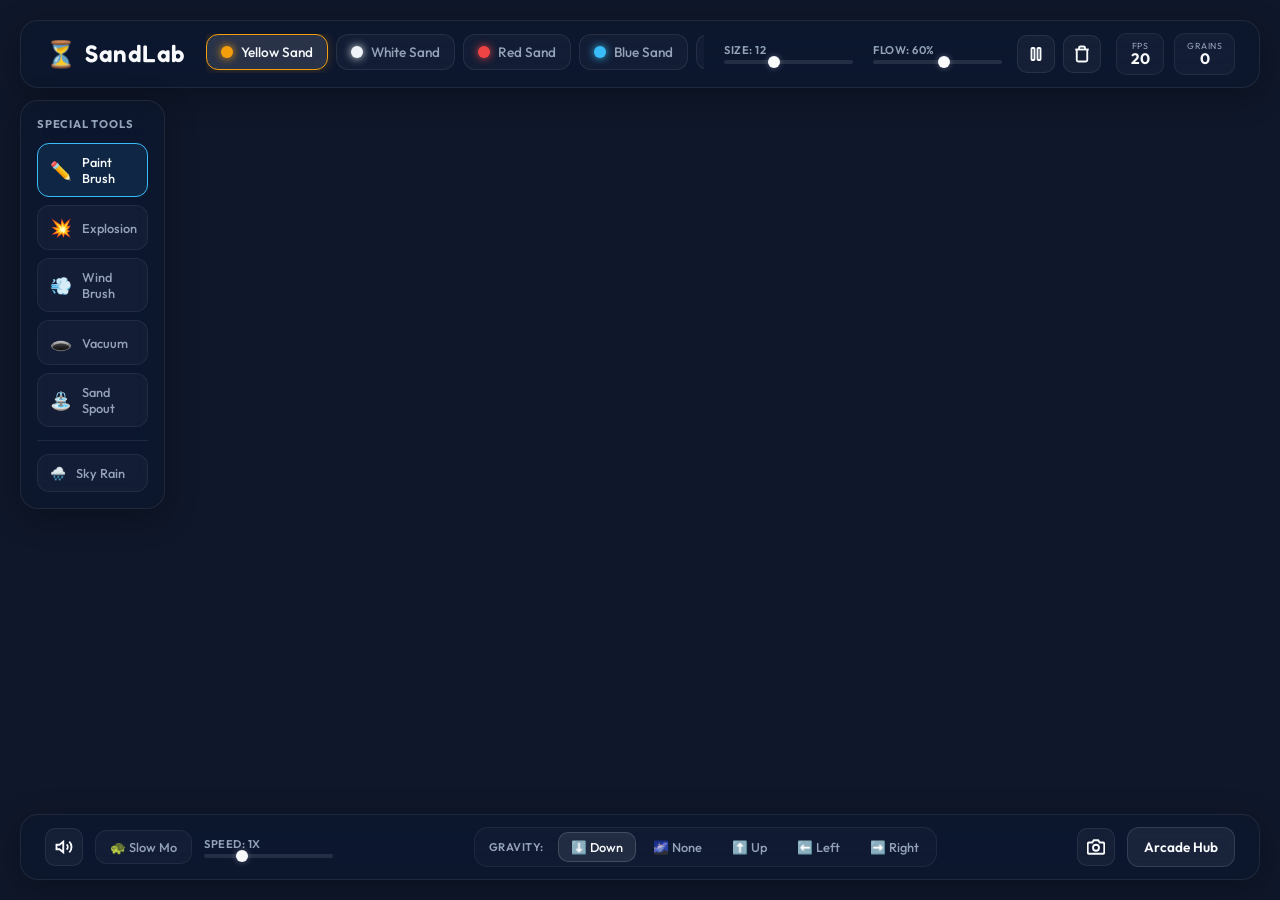
<file: sand_sim.html>
<!DOCTYPE html>
<html lang="en">
<head>
  <meta charset="UTF-8">
  <meta name="viewport" content="width=device-width, initial-scale=1.0, maximum-scale=1.0, user-scalable=no">
  <title>Falling Sand Physics Simulator</title>
  
  <!-- Premium Google Fonts -->
  <link href="https://fonts.googleapis.com/css2?family=Fredoka:wght@400;600;700&family=Outfit:wght@300;400;500;700&display=swap" rel="stylesheet">
  
  <link rel="stylesheet" href="sand_sim.css">
</head>
<body>

  <!-- Fullscreen Main Simulation Canvas -->
  <canvas id="sandCanvas"></canvas>

  <!-- Interactive HUD & UI Layers -->
  <div class="ui-layer">
    
    <!-- Top Toolbar Panel -->
    <header class="toolbar top-bar glass-panel">
      <div class="brand">
        <span class="brand-logo">⏳</span>
        <h1>SandLab</h1>
      </div>

      <!-- Scrollable Element Selector -->
      <div class="material-scroll-container">
        <div class="material-grid" id="material-selector">
          <!-- Populated by JavaScript with gorgeous colors -->
        </div>
      </div>

      <!-- Parameter Sliders -->
      <div class="controls-group">
        <div class="slider-box">
          <label for="brush-size">Size: <span id="brush-size-val">12</span></label>
          <input type="range" id="brush-size" min="1" max="30" value="12">
        </div>
        <div class="slider-box">
          <label for="flow-rate">Flow: <span id="flow-rate-val">60%</span></label>
          <input type="range" id="flow-rate" min="10" max="100" value="60" step="5">
        </div>
      </div>

      <!-- Action Commands -->
      <div class="actions-group">
        <button id="btn-play-pause" class="icon-btn tooltip" data-tooltip="Pause/Resume">
          <svg id="icon-pause" viewBox="0 0 24 24" width="18" height="18" fill="none" stroke="currentColor" stroke-width="2.5">
            <rect x="6" y="4" width="4" height="16" rx="1"></rect>
            <rect x="14" y="4" width="4" height="16" rx="1"></rect>
          </svg>
          <svg id="icon-play" class="hidden" viewBox="0 0 24 24" width="18" height="18" fill="none" stroke="currentColor" stroke-width="2.5">
            <polygon points="5 3 19 12 5 21 5 3"></polygon>
          </svg>
        </button>

        <button id="btn-clear" class="icon-btn text-danger tooltip" data-tooltip="Clear Canvas">
          <svg viewBox="0 0 24 24" width="18" height="18" fill="none" stroke="currentColor" stroke-width="2.5">
            <polyline points="3 6 5 6 21 6"></polyline>
            <path d="M19 6v14a2 2 0 0 1-2 2H7a2 2 0 0 1-2-2V6m3 0V4a2 2 0 0 1 2-2h4a2 2 0 0 1 2 2v2"></path>
          </svg>
        </button>
      </div>

      <!-- HUD Stats -->
      <div class="hud-stats">
        <div class="stat-badge">
          <span class="stat-label">FPS</span>
          <span id="fps-counter" class="stat-value">60</span>
        </div>
        <div class="stat-badge">
          <span class="stat-label">Grains</span>
          <span id="particle-counter" class="stat-value">0</span>
        </div>
      </div>
    </header>

    <!-- Sidebar Tools Panel (Special modifiers: explosion, wind, vacuum, fountain, rain) -->
    <aside class="sidebar glass-panel">
      <h3>Special Tools</h3>
      
      <button class="tool-btn active" id="tool-draw" data-tool="draw">
        <span class="tool-icon">✏️</span>
        <span class="tool-label">Paint Brush</span>
      </button>

      <button class="tool-btn" id="tool-explosion" data-tool="explosion">
        <span class="tool-icon">💥</span>
        <span class="tool-label">Explosion</span>
      </button>

      <button class="tool-btn" id="tool-wind" data-tool="wind">
        <span class="tool-icon">💨</span>
        <span class="tool-label">Wind Brush</span>
      </button>

      <button class="tool-btn" id="tool-vacuum" data-tool="vacuum">
        <span class="tool-icon">🕳️</span>
        <span class="tool-label">Vacuum</span>
      </button>

      <button class="tool-btn" id="tool-fountain" data-tool="fountain">
        <span class="tool-icon">⛲</span>
        <span class="tool-label">Sand Spout</span>
      </button>

      <div class="separator"></div>

      <button class="toggle-btn" id="btn-rain">
        <span class="toggle-icon">🌧️</span>
        <span class="toggle-label">Sky Rain</span>
      </button>
    </aside>

    <!-- Bottom Toolbar Panel -->
    <footer class="toolbar bottom-bar glass-panel">
      <!-- Left side settings -->
      <div class="controls-left">
        <button id="btn-mute" class="icon-btn tooltip" data-tooltip="Toggle Audio">
          <svg id="sound-on-icon" viewBox="0 0 24 24" width="18" height="18" fill="none" stroke="currentColor" stroke-width="2.5">
            <polygon points="11 5 6 9 2 9 2 15 6 15 11 19 11 5"></polygon>
            <path d="M19.07 4.93a10 10 0 0 1 0 14.14M15.54 8.46a5 5 0 0 1 0 7.07"></path>
          </svg>
          <svg id="sound-off-icon" class="hidden" viewBox="0 0 24 24" width="18" height="18" fill="none" stroke="currentColor" stroke-width="2.5">
            <polygon points="11 5 6 9 2 9 2 15 6 15 11 19 11 5"></polygon>
            <line x1="23" y1="9" x2="17" y2="15"></line>
            <line x1="17" y1="9" x2="23" y2="15"></line>
          </svg>
        </button>

        <button id="btn-slow-mo" class="toggle-btn inline-toggle">
          <span class="toggle-label">🐢 Slow Mo</span>
        </button>

        <div class="slider-box speed-slider">
          <label for="time-speed">Speed: <span id="time-speed-val">1x</span></label>
          <input type="range" id="time-speed" min="0.25" max="3" value="1.0" step="0.25">
        </div>
      </div>

      <!-- Center gravity controls -->
      <div class="controls-center">
        <span class="control-title">Gravity:</span>
        <button class="gravity-btn active" data-gravity="down">⬇️ Down</button>
        <button class="gravity-btn" data-gravity="none">🌌 None</button>
        <button class="gravity-btn" data-gravity="up">⬆️ Up</button>
        <button class="gravity-btn" data-gravity="left">⬅️ Left</button>
        <button class="gravity-btn" data-gravity="right">➡️ Right</button>
      </div>

      <!-- Right side actions -->
      <div class="controls-right">
        <button id="btn-screenshot" class="icon-btn tooltip" data-tooltip="Save Screenshot">
          <svg viewBox="0 0 24 24" width="18" height="18" fill="none" stroke="currentColor" stroke-width="2.5">
            <path d="M23 19a2 2 0 0 1-2 2H3a2 2 0 0 1-2-2V8a2 2 0 0 1 2-2h4l2-3h6l2 3h4a2 2 0 0 1 2 2z"></path>
            <circle cx="12" cy="13" r="4"></circle>
          </svg>
        </button>
        
        <button class="secondary-btn" onclick="location.href='index.html'">Arcade Hub</button>
      </div>
    </footer>
  </div>

  <script src="sand_sim.js"></script>
</body>
</html>
</file>
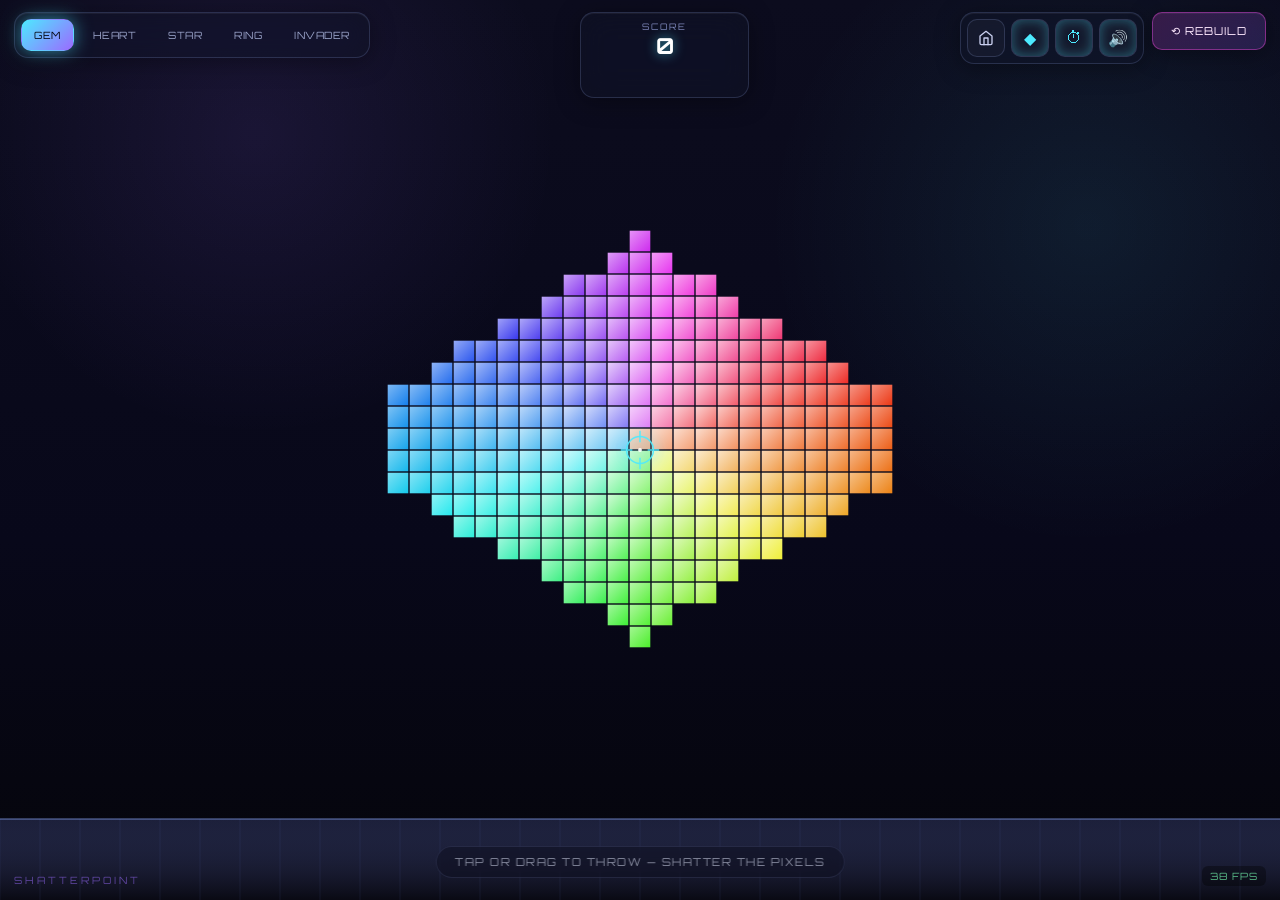
<file: shatter.html>
<!DOCTYPE html>
<html lang="en">
<head>
<meta charset="UTF-8">
<meta name="viewport" content="width=device-width, initial-scale=1.0, maximum-scale=1.0, user-scalable=no">
<title>SHATTERPOINT — Pixel Break</title>
<link rel="preconnect" href="https://fonts.googleapis.com">
<link href="https://fonts.googleapis.com/css2?family=Orbitron:wght@500;700;900&family=Rajdhani:wght@500;600;700&display=swap" rel="stylesheet">
<style>
  :root{
    --neon-cyan:#4deaff;
    --neon-magenta:#ff4de8;
    --neon-purple:#9b6bff;
    --neon-amber:#ffcf4d;
    --panel-bg:rgba(18,20,38,0.55);
    --panel-border:rgba(160,180,255,0.18);
  }
  *{box-sizing:border-box; -webkit-tap-highlight-color:transparent;}
  html,body{
    margin:0; padding:0; width:100%; height:100%; overflow:hidden;
    background:radial-gradient(ellipse at 50% 20%, #0e1030 0%, #05050b 60%, #05050b 100%);
    font-family:'Rajdhani',sans-serif;
    color:#e8ecff;
    touch-action:none;
    user-select:none;
  }
  #gameCanvas{
    position:absolute; top:0; left:0; width:100%; height:100%; display:block;
    cursor:none;
  }
  .hud{
    position:fixed; left:0; top:0; width:100%; z-index:10;
    display:flex; justify-content:space-between; align-items:flex-start;
    padding:12px 14px; pointer-events:none;
    gap:10px;
  }
  .panel{
    pointer-events:auto;
    background:var(--panel-bg);
    border:1px solid var(--panel-border);
    border-radius:14px;
    backdrop-filter:blur(14px) saturate(140%);
    -webkit-backdrop-filter:blur(14px) saturate(140%);
    box-shadow:0 4px 24px rgba(0,0,0,0.35), inset 0 1px 0 rgba(255,255,255,0.05);
  }
  .shapes{
    display:flex; gap:6px; padding:6px;
    pointer-events:auto;
  }
  .shape-btn{
    font-family:'Orbitron',sans-serif;
    font-size:10px; letter-spacing:0.5px;
    padding:9px 12px;
    background:transparent;
    border:1px solid transparent;
    border-radius:10px;
    color:#9aa3c9;
    cursor:pointer;
    transition:all .2s ease;
    white-space:nowrap;
  }
  .shape-btn:hover{ color:#fff; background:rgba(255,255,255,0.06); }
  .shape-btn.active{
    color:#04060f;
    background:linear-gradient(135deg, var(--neon-cyan), var(--neon-purple));
    box-shadow:0 0 18px rgba(77,234,255,0.55);
  }
  .stats{
    display:flex; flex-direction:column; align-items:center;
    padding:8px 22px;
    min-width:120px;
  }
  .stats .label{
    font-family:'Orbitron',sans-serif; font-size:9px; letter-spacing:2px; color:#7d86b8;
  }
  .stats .value{
    font-family:'Orbitron',sans-serif; font-size:22px; font-weight:700; color:#fff;
    text-shadow:0 0 12px rgba(77,234,255,0.6);
    line-height:1.3;
  }
  .combo-value{
    color:var(--neon-amber) !important;
    text-shadow:0 0 14px rgba(255,207,77,0.7) !important;
    opacity:0; transition:opacity .15s ease, transform .15s ease;
    transform:scale(0.8);
  }
  .combo-value.show{ opacity:1; transform:scale(1); }

  .controls{
    display:flex; gap:6px; align-items:center; padding:6px;
  }
  .icon-btn{
    width:38px; height:38px;
    border-radius:10px;
    border:1px solid var(--panel-border);
    background:rgba(255,255,255,0.03);
    color:#c9cfef;
    display:flex; align-items:center; justify-content:center;
    cursor:pointer; font-size:16px;
    transition:all .2s ease;
  }
  .icon-btn:hover{ background:rgba(255,255,255,0.09); color:#fff; }
  .icon-btn.off{ color:#5b6390; }
  .icon-btn.on{ color:var(--neon-cyan); box-shadow:0 0 12px rgba(77,234,255,0.35) inset; }

  .reset-btn{
    font-family:'Orbitron',sans-serif;
    font-size:11px; letter-spacing:1px;
    padding:0 18px; height:38px;
    border-radius:10px;
    border:1px solid rgba(255,77,232,0.4);
    background:linear-gradient(135deg, rgba(255,77,232,0.18), rgba(155,107,255,0.18));
    color:#ffeaff;
    cursor:pointer;
    display:flex; align-items:center; gap:6px;
    transition:all .2s ease;
  }
  .reset-btn:hover{
    background:linear-gradient(135deg, rgba(255,77,232,0.35), rgba(155,107,255,0.35));
    box-shadow:0 0 20px rgba(255,77,232,0.4);
  }
  .reset-btn:active{ transform:scale(0.95); }

  .top-right{ display:flex; gap:8px; align-items:flex-start; }

  .hint{
    position:fixed; bottom:22px; left:50%; transform:translateX(-50%);
    font-family:'Orbitron',sans-serif; font-size:11px; letter-spacing:1.5px;
    color:rgba(230,235,255,0.55);
    background:rgba(10,12,26,0.4);
    border:1px solid rgba(160,180,255,0.12);
    padding:8px 18px; border-radius:20px;
    backdrop-filter:blur(8px);
    pointer-events:none;
    transition:opacity 1s ease;
    z-index:9;
  }

  .fps{
    position:fixed; bottom:14px; right:14px;
    font-family:'Orbitron',sans-serif; font-size:10px; color:rgba(120,255,180,0.7);
    background:rgba(0,0,0,0.35); padding:4px 8px; border-radius:6px;
    z-index:9; pointer-events:none;
    letter-spacing:1px;
  }

  .title-badge{
    position:fixed; bottom:14px; left:14px;
    font-family:'Orbitron',sans-serif; font-size:10px; letter-spacing:3px;
    color:rgba(155,107,255,0.55);
    z-index:9; pointer-events:none;
  }

  @media (max-width:720px){
    .stats{ padding:6px 12px; min-width:70px; }
    .stats .value{ font-size:16px; }
    .shape-btn{ padding:8px 8px; font-size:8.5px; }
    .reset-btn{ padding:0 12px; font-size:9.5px; }
    .icon-btn{ width:32px; height:32px; font-size:13px; }
    .hint{ font-size:9px; padding:6px 12px; bottom:10px; }
  }
</style>
</head>
<body>

<canvas id="gameCanvas"></canvas>

<div class="hud">
  <div class="panel shapes" id="shapeButtons">
    <button class="shape-btn active" data-shape="gem">GEM</button>
    <button class="shape-btn" data-shape="heart">HEART</button>
    <button class="shape-btn" data-shape="star">STAR</button>
    <button class="shape-btn" data-shape="ring">RING</button>
    <button class="shape-btn" data-shape="invader">INVADER</button>
  </div>

  <div class="panel stats">
    <div class="label">SCORE</div>
    <div class="value" id="scoreVal">0</div>
    <div class="value combo-value" id="comboVal">COMBO x1</div>
  </div>

  <div class="top-right">
    <div class="panel controls">
      <a href="index.html" class="icon-btn" title="Arcade Hub" style="text-decoration: none;">
        <svg width="16" height="16" viewBox="0 0 24 24" fill="none" stroke="currentColor" stroke-width="2" stroke-linecap="round" stroke-linejoin="round"><path d="m3 9 9-7 9 7v11a2 2 0 0 1-2 2H5a2 2 0 0 1-2-2z"/><polyline points="9 22 9 12 15 12 15 22"/></svg>
      </a>
      <button class="icon-btn on" id="qualityBtn" title="Graphics Quality">◆</button>
      <button class="icon-btn on" id="slowmoBtn" title="Slow-mo on shatter">⏱</button>
      <button class="icon-btn on" id="muteBtn" title="Mute">🔊</button>
    </div>
    <button class="reset-btn panel" id="resetBtn">⟲ REBUILD</button>
  </div>
</div>

<div class="hint" id="hint">TAP OR DRAG TO THROW — SHATTER THE PIXELS</div>
<div class="fps" id="fps">60 FPS</div>
<div class="title-badge">SHATTERPOINT</div>

<script>
(function(){
"use strict";

//====================================================================
// UTILITIES
//====================================================================
const rand = (a,b)=> a + Math.random()*(b-a);
const randInt = (a,b)=> Math.floor(rand(a,b+1));
const clamp = (v,a,b)=> Math.max(a,Math.min(b,v));
const lerp = (a,b,t)=> a+(b-a)*t;
const dist2 = (x1,y1,x2,y2)=>{ const dx=x2-x1, dy=y2-y1; return dx*dx+dy*dy; };
const dist = (x1,y1,x2,y2)=> Math.sqrt(dist2(x1,y1,x2,y2));
const easeOutCubic = t => 1-Math.pow(1-t,3);
const easeInOutCubic = t => t<0.5 ? 4*t*t*t : 1-Math.pow(-2*t+2,3)/2;
const TAU = Math.PI*2;

//====================================================================
// AUDIO ENGINE — synthesized, no external files
//====================================================================
class AudioEngine{
  constructor(){
    this.ctx = null;
    this.master = null;
    this.muted = false;
    this._unlocked = false;
  }
  ensure(){
    if(this.ctx) return;

    const AC = window.AudioContext || window.webkitAudioContext;
    this.ctx = new AC();
    this.master = this.ctx.createGain();
    this.master.gain.value = 0.75;
    this.master.connect(this.ctx.destination);
  }
  setMuted(m){
    this.muted = m;
    if(this.master) this.master.gain.value = m?0:0.75;
  }
  _noiseBuffer(duration){
    const ctx=this.ctx;
    const len = Math.max(1, Math.floor(ctx.sampleRate*duration));
    const buf = ctx.createBuffer(1, len, ctx.sampleRate);
    const data = buf.getChannelData(0);
    for(let i=0;i<len;i++){ data[i] = (Math.random()*2-1) * Math.pow(1-i/len, 0.4); }
    return buf;
  }
  playThud(intensity=1){
    this.ensure();
    if(this.muted) return;
    const ctx=this.ctx, t0=ctx.currentTime;
    const osc = ctx.createOscillator();
    osc.type='sine';
    osc.frequency.setValueAtTime(110*intensity+40, t0);
    osc.frequency.exponentialRampToValueAtTime(30, t0+0.18);
    const g = ctx.createGain();
    g.gain.setValueAtTime(0.0001, t0);
    g.gain.exponentialRampToValueAtTime(0.5*clamp(intensity,0.3,1.4), t0+0.008);
    g.gain.exponentialRampToValueAtTime(0.0001, t0+0.22);
    osc.connect(g); g.connect(this.master);
    osc.start(t0); osc.stop(t0+0.24);

    // noise click layer
    const src = ctx.createBufferSource();
    src.buffer = this._noiseBuffer(0.06);
    const nf = ctx.createBiquadFilter();
    nf.type='lowpass'; nf.frequency.value=500;
    const ng = ctx.createGain();
    ng.gain.setValueAtTime(0.25*clamp(intensity,0.3,1.4), t0);
    ng.gain.exponentialRampToValueAtTime(0.0001, t0+0.08);
    src.connect(nf); nf.connect(ng); ng.connect(this.master);
    src.start(t0);
  }
  playGlassBreak(intensity=1){
    this.ensure();
    if(this.muted) return;
    const ctx=this.ctx, t0=ctx.currentTime;
    intensity = clamp(intensity,0.4,1.8);

    // 1) noise crash burst, band-passed high
    const src = ctx.createBufferSource();
    src.buffer = this._noiseBuffer(0.35);
    const bp = ctx.createBiquadFilter();
    bp.type='bandpass'; bp.frequency.value = rand(2200,3800); bp.Q.value=0.7;
    const hp = ctx.createBiquadFilter();
    hp.type='highpass'; hp.frequency.value=1200;
    const ng = ctx.createGain();
    ng.gain.setValueAtTime(0.0001, t0);
    ng.gain.exponentialRampToValueAtTime(0.55*intensity, t0+0.012);
    ng.gain.exponentialRampToValueAtTime(0.0001, t0+0.3+0.1*intensity);
    src.connect(bp); bp.connect(hp); hp.connect(ng); ng.connect(this.master);
    src.start(t0);

    // 2) tinkle shards - short high sine/triangle blips staggered
    const tinkles = Math.round(6+intensity*8);
    for(let i=0;i<tinkles;i++){
      const dt = rand(0,0.28)*Math.pow(i/tinkles,0.5);
      const freq = rand(1800,5200);
      const o = ctx.createOscillator();
      o.type = Math.random()<0.5?'triangle':'sine';
      o.frequency.value = freq;
      o.frequency.exponentialRampToValueAtTime(freq*rand(1.05,1.4), t0+dt+0.06);
      const g = ctx.createGain();
      const vol = 0.09*intensity*rand(0.5,1);
      g.gain.setValueAtTime(0.0001, t0+dt);
      g.gain.exponentialRampToValueAtTime(vol, t0+dt+0.005);
      g.gain.exponentialRampToValueAtTime(0.0001, t0+dt+rand(0.08,0.22));
      o.connect(g); g.connect(this.master);
      o.start(t0+dt); o.stop(t0+dt+0.3);
    }

    // 3) low thump under the crash
    this.playThud(0.7*intensity);
  }
  playChime(){
    this.ensure();
    if(this.muted) return;
    const ctx=this.ctx, t0=ctx.currentTime;
    const notes=[523.25,659.25,783.99,1046.5];
    notes.forEach((f,i)=>{
      const o=ctx.createOscillator();
      o.type='sine'; o.frequency.value=f;
      const g=ctx.createGain();
      const start=t0+i*0.075;
      g.gain.setValueAtTime(0.0001,start);
      g.gain.exponentialRampToValueAtTime(0.22,start+0.02);
      g.gain.exponentialRampToValueAtTime(0.0001,start+0.5);
      o.connect(g); g.connect(this.master);
      o.start(start); o.stop(start+0.55);
    });
  }
  playCrack(){
    this.ensure();
    if(this.muted) return;
    const ctx=this.ctx, t0=ctx.currentTime;
    const src=ctx.createBufferSource();
    src.buffer=this._noiseBuffer(0.05);
    const bp=ctx.createBiquadFilter();
    bp.type='highpass'; bp.frequency.value=3500;
    const g=ctx.createGain();
    g.gain.setValueAtTime(0.15,t0);
    g.gain.exponentialRampToValueAtTime(0.0001,t0+0.06);
    src.connect(bp); bp.connect(g); g.connect(this.master);
    src.start(t0);
  }
  playLaunch(){
    this.ensure();
    if(this.muted) return;
    const ctx=this.ctx, t0=ctx.currentTime;
    const o=ctx.createOscillator();
    o.type='sawtooth';
    o.frequency.setValueAtTime(180,t0);
    o.frequency.exponentialRampToValueAtTime(500,t0+0.09);
    const g=ctx.createGain();
    g.gain.setValueAtTime(0.0001,t0);
    g.gain.exponentialRampToValueAtTime(0.12,t0+0.01);
    g.gain.exponentialRampToValueAtTime(0.0001,t0+0.12);
    o.connect(g); g.connect(this.master);
    o.start(t0); o.stop(t0+0.14);
  }
}

//====================================================================
// PARTICLE (dust / spark) + POOL
//====================================================================
class Particle{
  constructor(){ this.alive=false; }
  spawn(x,y,vx,vy,life,size,color,type,gravity){
    this.x=x; this.y=y; this.vx=vx; this.vy=vy;
    this.life=life; this.maxLife=life;
    this.size=size; this.color=color; this.type=type||'dust';
    this.gravity = gravity!==undefined?gravity:900;
    this.alive=true;
    this.rot = rand(0,TAU);
    this.vrot = rand(-6,6);
  }
  update(dt){
    if(!this.alive) return;
    this.life -= dt;
    if(this.life<=0){ this.alive=false; return; }
    this.vy += this.gravity*dt;
    if(this.type==='spark'){ this.vx *= (1-2.2*dt); this.vy *= (1-1.2*dt); }
    else { this.vx *= (1-0.6*dt); }
    this.x += this.vx*dt;
    this.y += this.vy*dt;
    this.rot += this.vrot*dt;
  }
  draw(ctx){
    if(!this.alive) return;
    const t = this.life/this.maxLife;
    ctx.save();
    ctx.globalAlpha = clamp(t,0,1);
    ctx.translate(this.x,this.y);
    if(this.type==='spark'){
      ctx.rotate(this.rot);
      ctx.strokeStyle = this.color;
      ctx.lineWidth = Math.max(1,this.size*0.4);
      ctx.shadowColor = this.color;
      ctx.shadowBlur = 6;
      ctx.beginPath();
      ctx.moveTo(-this.size,0); ctx.lineTo(this.size,0);
      ctx.stroke();
    } else {
      ctx.fillStyle = this.color;
      ctx.beginPath();
      ctx.arc(0,0,this.size*t*0.8+0.5,0,TAU);
      ctx.fill();
    }
    ctx.restore();
  }
}
class ParticlePool{
  constructor(max){
    this.max=max;
    this.pool=[];
    for(let i=0;i<max;i++) this.pool.push(new Particle());
    this.cursor=0;
  }
  spawn(x,y,vx,vy,life,size,color,type,gravity){
    const p = this.pool[this.cursor];
    this.cursor = (this.cursor+1)%this.max;
    p.spawn(x,y,vx,vy,life,size,color,type,gravity);
  }
  burstDust(x,y,count,color){
    for(let i=0;i<count;i++){
      const a = rand(0,TAU);
      const spd = rand(20,180);
      this.spawn(x,y, Math.cos(a)*spd, Math.sin(a)*spd-60, rand(0.4,1.1), rand(1.5,4), color||'rgba(200,210,255,0.8)','dust', 500);
    }
  }
  burstSparks(x,y,count,color){
    for(let i=0;i<count;i++){
      const a = rand(0,TAU);
      const spd = rand(150,650);
      this.spawn(x,y, Math.cos(a)*spd, Math.sin(a)*spd, rand(0.15,0.4), rand(4,10), color||'#eaf6ff','spark', 700);
    }
  }
  update(dt){ for(const p of this.pool) p.update(dt); }
  draw(ctx){ for(const p of this.pool) p.draw(ctx); }
}

//====================================================================
// FRAGMENT — unified physics body for shards / blocks / pixels
//====================================================================
class Fragment{
  constructor(){ this.alive=false; }
  init(opts){
    this.w = opts.w||0; this.h=opts.h||0;
    this.x = opts.x; this.y = opts.y;
    this.vx = opts.vx||0; this.vy = opts.vy||0;
    this.rotation = opts.rotation||0;
    this.angVel = opts.angVel||0;
    this.color = opts.color || '#bfe9ff';
    this.colorLight = opts.colorLight || opts.color;
    this.mass = opts.mass || 1;
    this.settled = false;
    this.alive = true;
    this.homeX = opts.homeX!==undefined?opts.homeX:this.x;
    this.homeY = opts.homeY!==undefined?opts.homeY:this.y;
    this.life = 1;
    this.spawnScale = 0;
  }
  update(dt, groundY, floorFriction, restitution, gravityScale){
    if(!this.alive) return;
    if(this.spawnScale<1) this.spawnScale = Math.min(1, this.spawnScale + dt*8);
    if(this.settled) return;
    this.vy += 1500*gravityScale*dt;
    this.x += this.vx*dt;
    this.y += this.vy*dt;
    this.rotation += this.angVel*dt;
    this.vx *= (1-0.08*dt);
    this.angVel *= (1-0.5*dt);

    const halfH = this.h/2;
    if(this.y + halfH > groundY){
      this.y = groundY - halfH;
      if(Math.abs(this.vy) > 40){
        this.vy = -this.vy*restitution;
        this.vx *= floorFriction;
        this.angVel *= 0.6;
      } else {
        this.vy = 0;
      }
      this.vx *= floorFriction;
      this.angVel *= floorFriction;
      if(Math.abs(this.vy)<28 && Math.abs(this.vx)<12 && Math.abs(this.angVel)<0.15){
        this.settled = true;
        this.vx=0; this.vy=0; this.angVel=0;
      }
    }
  }
  draw(ctx){
    if(!this.alive) return;
    ctx.save();
    ctx.translate(this.x, this.y);
    ctx.rotate(this.rotation);
    const s = this.spawnScale;
    ctx.scale(s,s);
    const w=this.w, h=this.h;
    const grad = ctx.createLinearGradient(-w/2,-h/2,w/2,h/2);
    grad.addColorStop(0, this.colorLight);
    grad.addColorStop(1, this.color);
    ctx.fillStyle = grad;
    ctx.fillRect(-w/2,-h/2,w,h);
    ctx.strokeStyle = 'rgba(0,0,0,0.25)';
    ctx.lineWidth=1;
    ctx.strokeRect(-w/2,-h/2,w,h);
    ctx.restore();
  }
}

//====================================================================
// PROJECTILE
//====================================================================
class Projectile{
  constructor(x,y,vx,vy,kind){
    this.x=x; this.y=y; this.vx=vx; this.vy=vy;
    this.radius = kind==='hammer'?16:12;
    this.kind = kind||'ball';
    this.alive=true;
    this.trail=[];
    this.bounces=0;
  }
  update(dt, groundY, w){
    this.vy += 1100*dt;
    this.x += this.vx*dt;
    this.y += this.vy*dt;
    this.trail.push({x:this.x,y:this.y});
    if(this.trail.length>10) this.trail.shift();
    if(this.y+this.radius>groundY){
      this.y = groundY-this.radius;
      this.vy *= -0.45;
      this.vx *= 0.7;
      this.bounces++;
      if(Math.abs(this.vy)<60) this.vy=0;
    }
    if(this.x<-50||this.x>w+50||this.bounces>6) this.alive=false;
  }
  draw(ctx){
    ctx.save();
    for(let i=0;i<this.trail.length;i++){
      const t = this.trail[i];
      ctx.globalAlpha = (i/this.trail.length)*0.35;
      ctx.fillStyle = '#4deaff';
      ctx.beginPath();
      ctx.arc(t.x,t.y,this.radius*(i/this.trail.length)*0.8,0,TAU);
      ctx.fill();
    }
    ctx.globalAlpha=1;
    const grad = ctx.createRadialGradient(this.x-this.radius*0.3,this.y-this.radius*0.3,1,this.x,this.y,this.radius*1.6);
    grad.addColorStop(0,'#ffffff');
    grad.addColorStop(0.4,'#8fe8ff');
    grad.addColorStop(1,'rgba(77,234,255,0.05)');
    ctx.shadowColor='#4deaff';
    ctx.shadowBlur=18;
    ctx.fillStyle=grad;
    ctx.beginPath();
    ctx.arc(this.x,this.y,this.radius,0,TAU);
    ctx.fill();
    ctx.restore();
  }
}

//====================================================================
// BREAKABLE OBJECTS
//====================================================================
class BreakableBase{
  constructor(){ this.broken=false; this.fragments=[]; this.crackT=0; this.cracking=false; }
}

//====================================================================
// GAME
//====================================================================
class Game{
  constructor(){
    this.canvas = document.getElementById('gameCanvas');
    this.ctx = this.canvas.getContext('2d');
    this.audio = new AudioEngine();
    this.particles = new ParticlePool(420);
    this.fragments = [];
    this.fragPool = [];
    this.projectiles = [];
    this.mode = 'gem';
    this.score = 0;
    this.combo = 0;
    this.comboTimer = 0;
    this.timeScale = 1;
    this.slowMoTimer = 0;
    this.shake = 0;
    this.quality = true;
    this.slowMoEnabled = true;
    this.muted = false;
    this.launcher = {x:0,y:0};
    this.aiming = false;
    this.aimStart = {x:0,y:0};
    this.aimCurrent = {x:0,y:0};
    this.pointer = {x:innerWidth/2, y:innerHeight/2};
    this.lastTime = performance.now();
    this.fpsAcc=0; this.fpsCount=0; this.fpsDisplay=60;
    this.reassembling=false;
    this.reassembleT=0;
    this.objects = [];
    this.resize();
    this.buildLevel();
    this.bindInput();
    this.bindUI();
    requestAnimationFrame(this.loop.bind(this));
    window.addEventListener('resize', ()=>{ this.resize(); this.buildLevel(); });
  }

  resize(){
    const dpr = Math.min(window.devicePixelRatio||1, 2);
    this.dpr = dpr;
    this.w = window.innerWidth;
    this.h = window.innerHeight;
    this.canvas.width = this.w*dpr;
    this.canvas.height = this.h*dpr;
    this.canvas.style.width = this.w+'px';
    this.canvas.style.height = this.h+'px';
    this.ctx.setTransform(dpr,0,0,dpr,0,0);
    this.groundY = this.h - Math.max(48, this.h*0.09);
    this.launcher = {x:this.w/2, y:this.groundY+2};
  }

  //--------------------------------------------------------------
  // LEVEL BUILDING
  //--------------------------------------------------------------
  buildLevel(){
    this.objects = [];
    this.fragments.length = 0;
    this.projectiles.length = 0;
    this.buildPixelLevel();
  }

  buildPixelLevel(){
    const cell = clamp(this.w*0.022, 12, 22);
    const gridR = 11; // radius in cells
    const cx = this.w/2;
    const cy = (this.h*0.16 + this.groundY - this.h*0.05)/2 - 20;
    
    const invader = [
      "00100000100",
      "00010001000",
      "00111111100",
      "01101110110",
      "11111111111",
      "10111111101",
      "10100000101",
      "00011011000"
    ];

    for(let gy=-gridR; gy<=gridR; gy++){
      for(let gx=-gridR; gx<=gridR; gx++){
        let keep = false;
        if(this.mode === 'gem'){
          const d = Math.abs(gx)*0.62 + Math.abs(gy);
          keep = (d <= gridR*0.82);
        } else if(this.mode === 'heart'){
          const nx = gx / (gridR * 0.95);
          const ny = -gy / (gridR * 0.95) + 0.15;
          const val = nx * nx + Math.pow(ny - 0.6 * Math.sqrt(Math.abs(nx)), 2);
          keep = (val <= 0.48);
        } else if(this.mode === 'star'){
          const r = Math.hypot(gx, gy) / gridR;
          const angle = Math.atan2(gy, gx);
          const starVal = 0.52 + 0.32 * Math.cos(5 * angle - Math.PI / 2);
          keep = (r <= starVal);
        } else if(this.mode === 'ring'){
          const r = Math.hypot(gx, gy);
          keep = (r <= gridR * 0.85 && r >= gridR * 0.4);
        } else if(this.mode === 'invader'){
          const r = gy + 4;
          const c = gx + 5;
          if (r >= 0 && r < 8 && c >= 0 && c < 11) {
            keep = (invader[r][c] === '1');
          }
        }

        if(keep){
          const x = cx + gx*cell;
          const y = cy + gy*cell;
          const angle = Math.atan2(gy,gx);
          const hue = ((angle+Math.PI)/TAU*360 + 200)%360;
          const d = Math.hypot(gx, gy);
          const light = 55 + (1-d/(gridR*0.82))*20;
          const obj = {
            isPixel:true, x, y, w:cell-1.4, h:cell-1.4,
            color:`hsl(${hue},85%,${clamp(light, 40, 85)}%)`,
            colorLight:`hsl(${hue},85%,${Math.min(90,light+22)}%)`,
            broken:false, homeX:x, homeY:y
          };
          this.objects.push(obj);
        }
      }
    }
  }

  //--------------------------------------------------------------
  // FRAGMENT SPAWNING
  //--------------------------------------------------------------
  spawnFragment(opts){
    const f = new Fragment();
    f.init(opts);
    this.fragments.push(f);
    return f;
  }



  shatterPixel(obj, impactX, impactY, force){
    if(obj.broken) return;
    obj.broken = true;
    const dx = obj.x-impactX, dy = obj.y-impactY;
    const dd = Math.max(1,Math.hypot(dx,dy));
    const speed = clamp(force,200,900)*rand(0.7,1.3);
    this.spawnFragment({
      x:obj.x, y:obj.y,
      vx:(dx/dd)*speed*rand(0.6,1.1) + rand(-60,60),
      vy:(dx===0&&dy===0?-1:dy/dd)*speed*rand(0.6,1.1) - rand(40,140),
      rotation:rand(0,TAU), angVel:rand(-10,10),
      style:'pixel', w:obj.w, h:obj.h,
      color:obj.color, colorLight:obj.colorLight,
      mass:1, radius:Math.max(obj.w,obj.h)*0.7,
      homeX:obj.homeX, homeY:obj.homeY
    }).colorLight = obj.colorLight;
  }

  //--------------------------------------------------------------
  // INPUT
  //--------------------------------------------------------------
  bindInput(){
    const c = this.canvas;
    const getPos = (e)=>{
      if(e.touches && e.touches.length) return {x:e.touches[0].clientX, y:e.touches[0].clientY};
      if(e.changedTouches && e.changedTouches.length) return {x:e.changedTouches[0].clientX,y:e.changedTouches[0].clientY};
      return {x:e.clientX, y:e.clientY};
    };
    const down = (e)=>{
      e.preventDefault();
      this.audio.ensure();
      const p = getPos(e);
      this.aiming = true;
      this.aimStart = {x:p.x,y:p.y};
      this.aimCurrent = {x:p.x,y:p.y};
      this.hideHint();
    };
    const move = (e)=>{
      const p = getPos(e);
      this.pointer = p;
      if(this.aiming){ this.aimCurrent = {x:p.x,y:p.y}; }
    };
    const up = (e)=>{
      if(!this.aiming) return;
      this.aiming = false;
      const p = getPos(e) || this.aimCurrent;
      this.throwProjectile(this.aimStart, p);
    };
    c.addEventListener('mousedown', down);
    c.addEventListener('mousemove', move);
    window.addEventListener('mouseup', up);
    c.addEventListener('touchstart', down, {passive:false});
    c.addEventListener('touchmove', move, {passive:false});
    c.addEventListener('touchend', up, {passive:false});
  }

  hideHint(){
    const h = document.getElementById('hint');
    if(h && h.style.opacity!=='0'){ h.style.opacity='0'; }
  }

  throwProjectile(from, to){
    const lx = this.launcher.x, ly = this.launcher.y;
    let dx = to.x-lx, dy = to.y-ly;
    let d = Math.hypot(dx,dy);
    if(d<2){ dx=0; dy=-1; d=1; }
    const dragDist = Math.hypot(to.x-from.x, to.y-from.y);
    const speed = clamp(Math.max(d, dragDist)*2.4, 700, 1700);
    const vx = (dx/d)*speed;
    const vy = (dy/d)*speed;
    this.projectiles.push(new Projectile(lx,ly,vx,vy,'ball'));
    this.audio.playLaunch();
  }

  //--------------------------------------------------------------
  // UI BINDING
  //--------------------------------------------------------------
  bindUI(){
    document.getElementById('shapeButtons').addEventListener('click',(e)=>{
      const btn = e.target.closest('.shape-btn');
      if(!btn) return;
      document.querySelectorAll('.shape-btn').forEach(b=>b.classList.remove('active'));
      btn.classList.add('active');
      this.mode = btn.dataset.shape;
      this.buildLevel();
    });
    document.getElementById('resetBtn').addEventListener('click', ()=> this.startReassemble());
    const qb = document.getElementById('qualityBtn');
    qb.addEventListener('click', ()=>{
      this.quality = !this.quality;
      qb.classList.toggle('on', this.quality);
      qb.classList.toggle('off', !this.quality);
    });
    const sb = document.getElementById('slowmoBtn');
    sb.addEventListener('click', ()=>{
      this.slowMoEnabled = !this.slowMoEnabled;
      sb.classList.toggle('on', this.slowMoEnabled);
      sb.classList.toggle('off', !this.slowMoEnabled);
    });
    const mb = document.getElementById('muteBtn');
    mb.addEventListener('click', ()=>{
      this.muted = !this.muted;
      this.audio.setMuted(this.muted);
      mb.textContent = this.muted?'🔇':'🔊';
      mb.classList.toggle('on', !this.muted);
      mb.classList.toggle('off', this.muted);
    });
  }

  //--------------------------------------------------------------
  // REASSEMBLY (rebuild animation)
  //--------------------------------------------------------------
  startReassemble(){
    if(this.reassembling) return;
    if(this.fragments.length===0){
      // nothing broken — just flash reset
      this.buildLevel();
      this.audio.playChime();
      this.particles.burstDust(this.w/2,this.h*0.4,20,'rgba(180,220,255,0.6)');
      return;
    }
    this.reassembling = true;
    this.reassembleT = 0;
    for(const f of this.fragments){
      f.startX = f.x; f.startY = f.y; f.startRot = f.rotation;
    }
  }

  updateReassemble(dt){
    this.reassembleT += dt/0.7;
    const t = easeInOutCubic(clamp(this.reassembleT,0,1));
    for(const f of this.fragments){
      f.x = lerp(f.startX, f.homeX, t);
      f.y = lerp(f.startY, f.homeY, t);
      f.rotation = lerp(f.startRot, 0, t);
    }
    if(this.reassembleT>=1){
      this.reassembling = false;
      this.buildLevel();
      this.audio.playChime();
      this.particles.burstSparks(this.w/2, this.h*0.35, 24, '#bfe9ff');
      this.addShake(3);
    }
  }

  //--------------------------------------------------------------
  // SCORE / COMBO
  //--------------------------------------------------------------
  addScore(base){
    this.combo++;
    this.comboTimer = 1.3;
    const mult = 1+ (this.combo-1)*0.5;
    this.score += Math.round(base*mult);
    document.getElementById('scoreVal').textContent = this.score.toLocaleString();
    const cv = document.getElementById('comboVal');
    if(this.combo>1){
      cv.textContent = `COMBO x${this.combo}`;
      cv.classList.add('show');
    }
  }

  addShake(mag){ this.shake = Math.min(this.shake+mag, 30); }

  triggerSlowMo(){
    if(!this.slowMoEnabled) return;
    this.slowMoTimer = 0.5;
  }

  //--------------------------------------------------------------
  // MAIN LOOP
  //--------------------------------------------------------------
  loop(now){
    let dt = (now-this.lastTime)/1000;
    this.lastTime = now;
    dt = Math.min(dt,0.033);

    // fps
    this.fpsAcc += dt; this.fpsCount++;
    if(this.fpsAcc>=0.5){
      this.fpsDisplay = Math.round(this.fpsCount/this.fpsAcc);
      document.getElementById('fps').textContent = this.fpsDisplay+' FPS';
      this.fpsAcc=0; this.fpsCount=0;
    }

    // slow-mo timer counts down in REAL time
    if(this.slowMoTimer>0){
      this.slowMoTimer -= dt;
      this.timeScale = 0.3;
      if(this.slowMoTimer<=0) this.timeScale=1;
    } else {
      this.timeScale = 1;
    }
    const sdt = dt*this.timeScale;

    if(this.comboTimer>0){
      this.comboTimer -= dt;
      if(this.comboTimer<=0){
        this.combo=0;
        document.getElementById('comboVal').classList.remove('show');
      }
    }

    if(this.reassembling){
      this.updateReassemble(dt);
    } else {
      this.update(sdt, dt);
    }

    this.shake *= (1-6*dt);
    if(this.shake<0.05) this.shake=0;

    this.render();
    requestAnimationFrame(this.loop.bind(this));
  }

  update(dt, realDt){
    // projectiles
    for(let i=this.projectiles.length-1;i>=0;i--){
      const p = this.projectiles[i];
      p.update(dt, this.groundY, this.w);
      if(!p.alive){ this.projectiles.splice(i,1); continue; }
      this.checkProjectileCollisions(p);
    }

    // fragments physics
    const restitution = 0.42, floorFriction = 0.78;
    for(const f of this.fragments){
      f.update(dt, this.groundY, floorFriction, restitution, 1);
    }

    this.particles.update(dt);
  }

  checkProjectileCollisions(p){
    for(const obj of this.objects){
      if(obj.broken) continue;
      if(Math.abs(p.x-obj.x)<obj.w/2+p.radius*0.4 && Math.abs(p.y-obj.y)<obj.h/2+p.radius*0.4){
        this.hitPixel(obj, p);
      }
    }
  }

  hitPixel(obj, p){
    const speed = Math.hypot(p.vx,p.vy);
    this.shatterPixel(obj, p.x, p.y, speed*0.9);
    this.registerBreak(2);
  }

  registerBreak(baseScore){
    this.addScore(baseScore);
    const brokenAny = this.combo>0;
    if(this.combo===1){ this.audio.playCrack(); }
    // trigger big juice occasionally already handled per-call for panes/towers
    this.checkAllBroken();
  }

  checkAllBroken(){
    const remaining = this.objects.filter(o=>!o.broken).length;
    if(remaining===0 && this.objects.length>0){
      this.triggerSlowMo();
      this.addShake(14);
      this.audio.playGlassBreak(1.4);
    }
  }

  //--------------------------------------------------------------
  // RENDER
  //--------------------------------------------------------------
  render(){
    const ctx = this.ctx;
    ctx.clearRect(0,0,this.w,this.h);

    // background gradient
    const bg = ctx.createLinearGradient(0,0,0,this.h);
    bg.addColorStop(0,'#0c0c1e');
    bg.addColorStop(0.6,'#08081a');
    bg.addColorStop(1,'#05050b');
    ctx.fillStyle=bg;
    ctx.fillRect(0,0,this.w,this.h);

    // ambient glow blobs
    const glow1 = ctx.createRadialGradient(this.w*0.2,this.h*0.15,10,this.w*0.2,this.h*0.15,300);
    glow1.addColorStop(0,'rgba(155,107,255,0.10)');
    glow1.addColorStop(1,'rgba(155,107,255,0)');
    ctx.fillStyle=glow1; ctx.fillRect(0,0,this.w,this.h);
    const glow2 = ctx.createRadialGradient(this.w*0.85,this.h*0.25,10,this.w*0.85,this.h*0.25,320);
    glow2.addColorStop(0,'rgba(77,234,255,0.08)');
    glow2.addColorStop(1,'rgba(77,234,255,0)');
    ctx.fillStyle=glow2; ctx.fillRect(0,0,this.w,this.h);

    ctx.save();
    if(this.shake>0.1){
      ctx.translate((Math.random()-0.5)*this.shake, (Math.random()-0.5)*this.shake);
    }

    // ground
    const groundGrad = ctx.createLinearGradient(0,this.groundY,0,this.h);
    groundGrad.addColorStop(0,'rgba(70,80,140,0.35)');
    groundGrad.addColorStop(1,'rgba(10,10,20,0.9)');
    ctx.fillStyle = groundGrad;
    ctx.fillRect(0,this.groundY,this.w,this.h-this.groundY);
    ctx.strokeStyle='rgba(140,170,255,0.35)';
    ctx.lineWidth=2;
    ctx.beginPath(); ctx.moveTo(0,this.groundY); ctx.lineTo(this.w,this.groundY); ctx.stroke();
    // subtle grid on floor
    ctx.strokeStyle='rgba(140,170,255,0.08)';
    ctx.lineWidth=1;
    for(let gx=0; gx<this.w; gx+=40){
      ctx.beginPath(); ctx.moveTo(gx,this.groundY); ctx.lineTo(gx,this.h); ctx.stroke();
    }

    // intact objects
    for(const o of this.objects){
      if(o.broken) continue;
      ctx.save();
      ctx.translate(o.x,o.y);
      const grad = ctx.createLinearGradient(-o.w/2,-o.h/2,o.w/2,o.h/2);
      grad.addColorStop(0,o.colorLight);
      grad.addColorStop(1,o.color);
      ctx.fillStyle=grad;
      ctx.fillRect(-o.w/2,-o.h/2,o.w,o.h);
      ctx.restore();
    }

    // fragments
    for(const f of this.fragments) f.draw(ctx);

    // particles
    this.particles.draw(ctx);

    // projectiles
    for(const p of this.projectiles) p.draw(ctx);

    // aim line
    if(this.aiming){
      ctx.save();
      ctx.strokeStyle='rgba(77,234,255,0.7)';
      ctx.lineWidth=2;
      ctx.setLineDash([6,6]);
      ctx.beginPath();
      ctx.moveTo(this.launcher.x, this.launcher.y);
      ctx.lineTo(this.aimCurrent.x, this.aimCurrent.y);
      ctx.stroke();
      ctx.setLineDash([]);
      ctx.fillStyle='rgba(77,234,255,0.9)';
      ctx.beginPath(); ctx.arc(this.launcher.x,this.launcher.y,6,0,TAU); ctx.fill();
      ctx.restore();
    }

    ctx.restore();

    // crosshair (glowing) - drawn outside shake transform for stability
    this.drawCrosshair(ctx);
  }

  drawCrosshair(ctx){
    const {x,y} = this.pointer;
    ctx.save();
    ctx.translate(x,y);
    const pulse = 1+Math.sin(performance.now()/220)*0.08;
    ctx.scale(pulse,pulse);
    ctx.shadowColor='#4deaff';
    ctx.shadowBlur=14;
    ctx.strokeStyle='rgba(77,234,255,0.9)';
    ctx.lineWidth=1.6;
    ctx.beginPath(); ctx.arc(0,0,14,0,TAU); ctx.stroke();
    ctx.beginPath(); ctx.moveTo(-20,0); ctx.lineTo(-8,0); ctx.moveTo(8,0); ctx.lineTo(20,0);
    ctx.moveTo(0,-20); ctx.lineTo(0,-8); ctx.moveTo(0,8); ctx.lineTo(0,20);
    ctx.stroke();
    ctx.fillStyle='rgba(255,255,255,0.9)';
    ctx.beginPath(); ctx.arc(0,0,2,0,TAU); ctx.fill();
    ctx.restore();
  }
}

//====================================================================
// BOOT
//====================================================================
window.addEventListener('load', ()=>{
  new Game();
});

})();
</script>
</body>
</html>
</file>
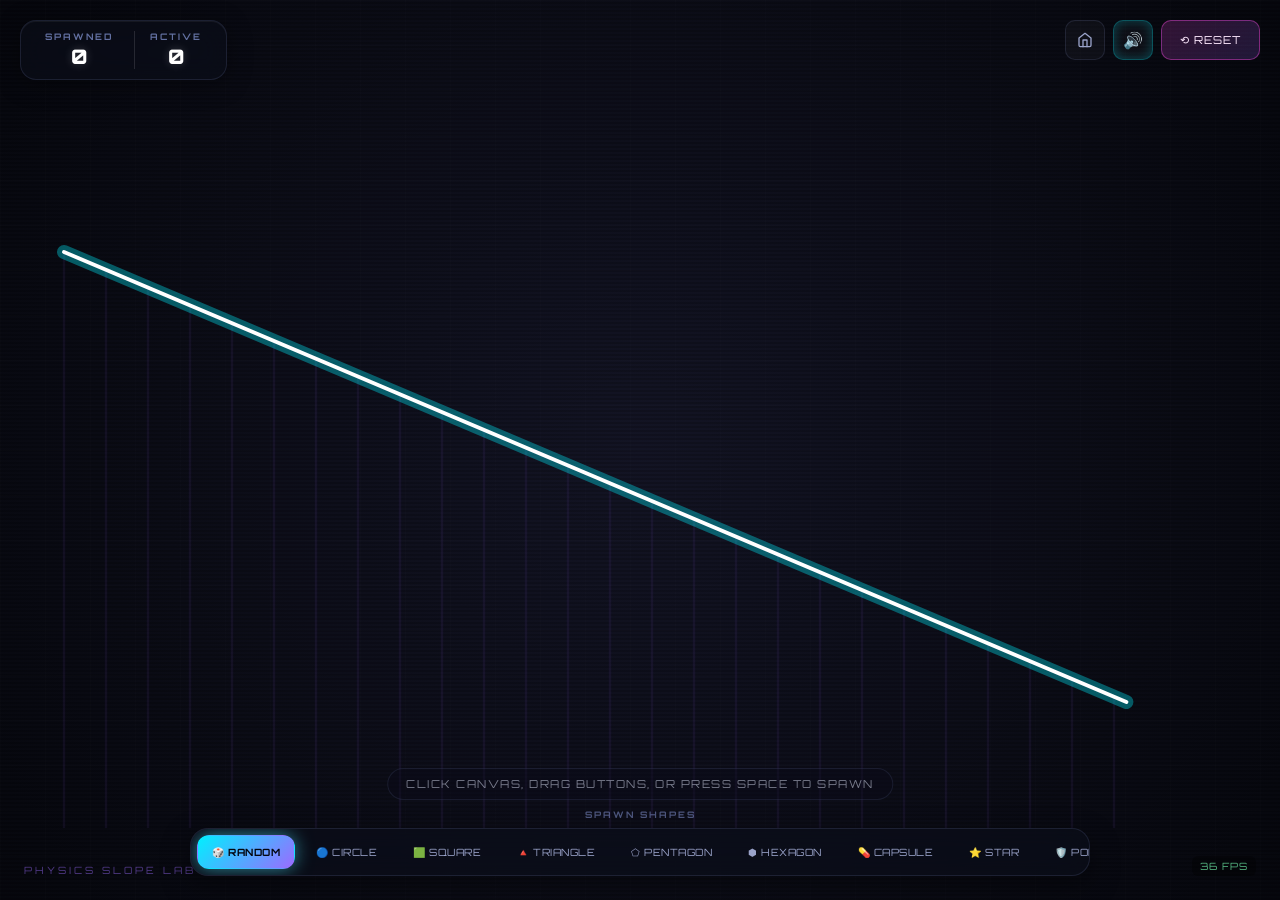
<file: slice.html>
<!DOCTYPE html>
<html lang="en">
<head>
  <meta charset="UTF-8">
  <meta name="viewport" content="width=device-width, initial-scale=1.0, maximum-scale=1.0, user-scalable=no">
  <title>Physics Slope Lab — Simulator</title>
  
  <!-- Premium Fonts -->
  <link href="https://fonts.googleapis.com/css2?family=Orbitron:wght@400;700;900&family=Rajdhani:wght@500;600;700&family=Montserrat:wght@300;400;600&display=swap" rel="stylesheet">
  
  <!-- External stylesheet -->
  <link rel="stylesheet" href="slice.css">
</head>
<body>

  <!-- Physics Rendering Area -->
  <canvas id="gameCanvas"></canvas>
  
  <!-- CRT grid scanner overlay -->
  <div class="overlay-grid"></div>

  <!-- HUD Interface -->
  <div class="hud">
    <div class="panel stats">
      <div class="stat-item">
        <span class="label">SPAWNED</span>
        <span class="value" id="spawnedVal">0</span>
      </div>
      <div class="stat-item" style="border-left: 1px solid rgba(255,255,255,0.12); padding-left: 15px;">
        <span class="label">ACTIVE</span>
        <span class="value" id="activeVal">0</span>
      </div>
    </div>

    <div class="controls-row">
      <a href="index.html" class="icon-btn" title="Arcade Hub" style="text-decoration: none;">
        <svg width="16" height="16" viewBox="0 0 24 24" fill="none" stroke="currentColor" stroke-width="2" stroke-linecap="round" stroke-linejoin="round"><path d="m3 9 9-7 9 7v11a2 2 0 0 1-2 2H5a2 2 0 0 1-2-2z"/><polyline points="9 22 9 12 15 12 15 22"/></svg>
      </a>
      <button class="icon-btn on" id="muteBtn" title="Mute/Unmute">🔊</button>
      <button class="reset-btn" id="resetBtn">⟲ RESET</button>
    </div>
  </div>

  <!-- Spawner Controls -->
  <div class="bottom-bar">
    <div class="selection-title">SPAWN SHAPES</div>
    <div class="spawn-buttons" id="spawnerButtons">
      <button class="spawn-btn active" data-shape="random" draggable="true">🎲 RANDOM</button>
      <button class="spawn-btn" data-shape="circle" draggable="true">🔵 CIRCLE</button>
      <button class="spawn-btn" data-shape="square" draggable="true">🟩 SQUARE</button>
      <button class="spawn-btn" data-shape="triangle" draggable="true">🔺 TRIANGLE</button>
      <button class="spawn-btn" data-shape="pentagon" draggable="true">⬠ PENTAGON</button>
      <button class="spawn-btn" data-shape="hexagon" draggable="true">⬢ HEXAGON</button>
      <button class="spawn-btn" data-shape="capsule" draggable="true">💊 CAPSULE</button>
      <button class="spawn-btn" data-shape="star" draggable="true">⭐ STAR</button>
      <button class="spawn-btn" data-shape="convex" draggable="true">🛡️ POLYGON</button>
    </div>
  </div>

  <div class="hint" id="hint">CLICK CANVAS, DRAG BUTTONS, OR PRESS SPACE TO SPAWN</div>
  <div class="fps" id="fps">60 FPS</div>
  <div class="title-badge">PHYSICS SLOPE LAB</div>

  <!-- External game loop and physics engine -->
  <script src="slice.js"></script>
</body>
</html>
</file>
<file: bubble.css>
/* ==========================================================================
   Bubble Wrap Pop CSS Stylesheet
   Design Philosophy: Soft pastels, Glassmorphism, satisfying micro-interactions
   ========================================================================== */

:root {
  /* Colors */
  --bg-primary: #f0f4f8;
  --panel-bg: rgba(255, 255, 255, 0.35);
  --panel-border: rgba(255, 255, 255, 0.45);
  --panel-shadow: 0 8px 32px 0 rgba(31, 38, 135, 0.08);
  
  --text-main: #4a5568;
  --text-muted: #718096;
  --text-light: #ffffff;
  
  --accent-pink: #ff8b94;
  --accent-blue: #a8d1ff;
  --accent-mint: #a8e6cf;
  --accent-yellow: #ffd3b6;
  --accent-lavender: #d8b4f8;
  
  --combo-color: #ff6b8b;
  
  /* Fonts */
  --font-display: 'Fredoka', sans-serif;
  --font-sans: 'Outfit', sans-serif;
}

/* Base resets & setup */
* {
  box-sizing: border-box;
  margin: 0;
  padding: 0;
  user-select: none;
  -webkit-user-select: none;
  -webkit-tap-highlight-color: transparent;
}

body {
  width: 100%;
  min-height: 100vh;
  overflow-x: hidden;
  font-family: var(--font-sans);
  color: var(--text-main);
  background: linear-gradient(-45deg, #ffd3b6, #ffaaa5, #dcedc1, #a8e6cf, #b3e5fc, #d1c4e9);
  background-size: 400% 400%;
  animation: gradientBG 20s ease infinite;
  display: flex;
  justify-content: center;
  align-items: center;
  position: relative;
}

@keyframes gradientBG {
  0% { background-position: 0% 50%; }
  50% { background-position: 100% 50%; }
  100% { background-position: 0% 50%; }
}

/* Floating Background Circles */
.bg-circles {
  position: fixed;
  top: 0;
  left: 0;
  width: 100vw;
  height: 100vh;
  z-index: -2;
  overflow: hidden;
  pointer-events: none;
}

.bg-circle {
  position: absolute;
  border-radius: 50%;
  backdrop-filter: blur(8px);
  -webkit-backdrop-filter: blur(8px);
  animation: floatSlow infinite alternate ease-in-out;
  box-shadow: 0 4px 20px rgba(0, 0, 0, 0.03);
}

.c1 { width: 320px; height: 320px; top: -80px; left: -80px; background: rgba(255, 139, 148, 0.15); animation-duration: 18s; }
.c2 { width: 450px; height: 450px; bottom: -120px; right: -80px; background: rgba(168, 230, 207, 0.15); animation-duration: 25s; animation-delay: -5s; }
.c3 { width: 280px; height: 280px; top: 35%; left: 82%; background: rgba(168, 209, 255, 0.18); animation-duration: 22s; animation-delay: -3s; }
.c4 { width: 380px; height: 380px; bottom: 45%; left: -100px; background: rgba(255, 211, 182, 0.15); animation-duration: 20s; animation-delay: -8s; }

@keyframes floatSlow {
  0% { transform: translateY(0) rotate(0deg) scale(1); }
  100% { transform: translateY(-50px) rotate(360deg) scale(1.08); }
}

/* Layout Wrapper */
.app-container {
  width: 100%;
  max-width: 650px;
  padding: 20px;
  display: flex;
  flex-direction: column;
  justify-content: center;
  align-items: center;
  position: relative;
  z-index: 1;
  min-height: 100vh;
}

/* Glassmorphism Panel styles */
.glass-panel {
  background: var(--panel-bg);
  backdrop-filter: blur(20px) saturate(160%);
  -webkit-backdrop-filter: blur(20px) saturate(160%);
  border: 1px solid var(--panel-border);
  border-radius: 24px;
  box-shadow: var(--panel-shadow), inset 0 1px 0 rgba(255, 255, 255, 0.4);
  padding: 30px;
  width: 100%;
  display: none;
  flex-direction: column;
  align-items: center;
  transition: opacity 0.4s ease, transform 0.4s cubic-bezier(0.175, 0.885, 0.32, 1.1);
  transform: scale(0.95);
  opacity: 0;
}

.glass-panel.active {
  display: flex;
  opacity: 1;
  transform: scale(1);
}

/* Screen 1: Start Menu */
.bubble-logo-container {
  display: flex;
  flex-direction: column;
  align-items: center;
  margin-bottom: 25px;
  text-align: center;
}

.logo-bubble-grid {
  display: grid;
  grid-template-columns: repeat(2, 1fr);
  gap: 10px;
  margin-bottom: 15px;
  animation: logoPulse 4s ease-in-out infinite alternate;
}

@keyframes logoPulse {
  0% { transform: scale(1); }
  100% { transform: scale(1.06); }
}

.logo-bubble {
  width: 32px;
  height: 32px;
  border-radius: 50%;
  border: 1px solid rgba(255, 255, 255, 0.6);
  background: radial-gradient(circle at 35% 35%, rgba(255, 255, 255, 0.85) 0%, rgba(255, 255, 255, 0.25) 45%, rgba(150, 180, 220, 0.1) 80%);
  box-shadow: inset 1px 1px 2px rgba(255,255,255,0.8), inset -1px -1px 2px rgba(0,0,0,0.05), 0 3px 6px rgba(0,0,0,0.03);
  position: relative;
}

.logo-bubble::before {
  content: '';
  position: absolute;
  top: 10%;
  left: 15%;
  width: 35%;
  height: 25%;
  background: rgba(255,255,255,0.7);
  border-radius: 50% 50% 40% 40% / 60% 60% 30% 30%;
}

.logo-bubble.logo-pop {
  background: rgba(255, 255, 255, 0.05);
  border: 1px dashed rgba(255, 255, 255, 0.25);
  box-shadow: inset -1px -1px 2px rgba(255,255,255,0.1), inset 1px 1px 2px rgba(0,0,0,0.1);
  transform: scale(0.9);
}
.logo-bubble.logo-pop::before {
  top: 50%;
  left: 50%;
  width: 25%;
  height: 25%;
  background: none;
  border: 1px dashed rgba(255,255,255,0.2);
  border-radius: 50%;
  transform: translate(-50%, -50%);
}

.logo-title {
  font-family: var(--font-display);
  font-size: 2.8rem;
  font-weight: 700;
  color: #4a5568;
  letter-spacing: 0.5px;
  text-shadow: 0 4px 10px rgba(255, 255, 255, 0.4);
}

.logo-subtitle {
  font-size: 0.95rem;
  color: var(--text-muted);
  font-weight: 400;
  margin-top: 5px;
}

/* Mode Selection Details */
.mode-selection {
  width: 100%;
  margin-bottom: 25px;
}

.mode-selection h3 {
  font-size: 0.9rem;
  text-transform: uppercase;
  letter-spacing: 1px;
  color: var(--text-muted);
  margin-bottom: 12px;
  font-weight: 600;
}

.menu-btn.mode-btn {
  width: 100%;
  background: rgba(255, 255, 255, 0.4);
  border: 1px solid rgba(255, 255, 255, 0.5);
  padding: 16px;
  border-radius: 18px;
  margin-bottom: 12px;
  cursor: pointer;
  display: flex;
  align-items: center;
  gap: 15px;
  text-align: left;
  transition: all 0.25s cubic-bezier(0.175, 0.885, 0.32, 1.1);
  box-shadow: 0 4px 10px rgba(0, 0, 0, 0.02);
}

.menu-btn.mode-btn:hover {
  transform: translateY(-2px);
  background: rgba(255, 255, 255, 0.65);
  box-shadow: 0 6px 15px rgba(0, 0, 0, 0.04);
}

.menu-btn.mode-btn.active {
  background: #ffffff;
  border-color: var(--accent-pink);
  box-shadow: 0 8px 20px rgba(255, 139, 148, 0.15);
}

.btn-icon {
  font-size: 1.8rem;
  background: rgba(255, 255, 255, 0.8);
  width: 48px;
  height: 48px;
  display: flex;
  justify-content: center;
  align-items: center;
  border-radius: 12px;
  box-shadow: inset 0 1px 0 rgba(255,255,255,0.4), 0 3px 6px rgba(0,0,0,0.03);
}

.menu-btn.mode-btn.active .btn-icon {
  background: linear-gradient(135deg, #ffe3e5, #ffccd0);
}

.btn-info {
  display: flex;
  flex-direction: column;
  flex: 1;
}

.mode-name {
  font-family: var(--font-display);
  font-size: 1.1rem;
  color: var(--text-main);
}

.mode-desc {
  font-size: 0.8rem;
  color: var(--text-muted);
  line-height: 1.4;
  margin-top: 2px;
}

/* High Scores Panel */
.high-scores-preview {
  display: flex;
  width: 100%;
  gap: 15px;
  margin-bottom: 25px;
}

.score-card {
  flex: 1;
  background: rgba(255, 255, 255, 0.25);
  border: 1px solid rgba(255, 255, 255, 0.35);
  border-radius: 16px;
  padding: 12px;
  display: flex;
  flex-direction: column;
  align-items: center;
  justify-content: center;
}

.score-label {
  font-size: 0.75rem;
  text-transform: uppercase;
  letter-spacing: 0.5px;
  color: var(--text-muted);
}

.score-num {
  font-family: var(--font-display);
  font-size: 1.6rem;
  color: var(--text-main);
  margin-top: 2px;
}

/* Buttons */
.menu-actions {
  display: flex;
  flex-direction: column;
  width: 100%;
  gap: 10px;
}

.primary-btn {
  width: 100%;
  background: linear-gradient(135deg, var(--accent-pink), #ff7b84);
  border: none;
  color: var(--text-light);
  font-family: var(--font-display);
  font-size: 1.25rem;
  padding: 16px;
  border-radius: 16px;
  cursor: pointer;
  box-shadow: 0 8px 25px rgba(255, 123, 132, 0.3), inset 0 1px 0 rgba(255,255,255,0.3);
  transition: all 0.2s ease;
  text-shadow: 0 1px 2px rgba(0, 0, 0, 0.1);
}

.primary-btn:hover {
  transform: translateY(-2px);
  box-shadow: 0 10px 30px rgba(255, 123, 132, 0.4);
  filter: brightness(1.03);
}

.primary-btn:active {
  transform: translateY(1px);
  box-shadow: 0 4px 15px rgba(255, 123, 132, 0.2);
}

.secondary-btn {
  width: 100%;
  background: rgba(255, 255, 255, 0.3);
  border: 1px solid rgba(255, 255, 255, 0.4);
  color: var(--text-main);
  font-family: var(--font-sans);
  font-weight: 600;
  font-size: 0.95rem;
  padding: 14px;
  border-radius: 16px;
  cursor: pointer;
  transition: all 0.2s ease;
  display: flex;
  justify-content: center;
  align-items: center;
  gap: 8px;
}

.secondary-btn:hover {
  background: rgba(255, 255, 255, 0.55);
  transform: translateY(-1px);
}

.secondary-btn:active {
  transform: translateY(1px);
}

/* Screen 2: Game Screen Layout */
.game-layout {
  display: none;
  flex-direction: column;
  width: 100%;
  gap: 15px;
  animation: fadeIn 0.3s ease-out forwards;
}

.game-layout.active {
  display: flex;
}

@keyframes fadeIn {
  from { opacity: 0; transform: translateY(10px); }
  to { opacity: 1; transform: translateY(0); }
}

/* Stats Bar HUD */
.stats-bar {
  display: flex;
  justify-content: space-between;
  align-items: center;
  padding: 15px 20px;
  gap: 15px;
  width: 100%;
}

.stats-left, .stats-right {
  display: flex;
  gap: 8px;
  align-items: center;
}

.stats-center {
  display: flex;
  gap: 15px;
  align-items: center;
  flex: 1;
  justify-content: center;
}

.stat-box {
  display: flex;
  flex-direction: column;
  align-items: center;
  position: relative;
}

.level-indicator-box {
  min-width: 45px;
}

.stat-label {
  font-size: 0.65rem;
  text-transform: uppercase;
  letter-spacing: 0.8px;
  color: var(--text-muted);
  font-weight: 600;
}

.stat-value {
  font-family: var(--font-display);
  font-size: 1.4rem;
  color: var(--text-main);
  line-height: 1.1;
  transition: transform 0.15s cubic-bezier(0.175, 0.885, 0.32, 1.5);
}

.stat-value.scale-up {
  transform: scale(1.25);
  color: var(--accent-pink);
}

/* Icon Buttons (Mute / Home) */
.icon-btn {
  background: rgba(255, 255, 255, 0.4);
  border: 1px solid rgba(255, 255, 255, 0.5);
  border-radius: 12px;
  width: 38px;
  height: 38px;
  display: flex;
  justify-content: center;
  align-items: center;
  cursor: pointer;
  color: var(--text-main);
  transition: all 0.2s ease;
}

.icon-btn:hover {
  background: rgba(255, 255, 255, 0.7);
  transform: scale(1.05);
}

.icon-btn:active {
  transform: scale(0.95);
}

.hidden {
  display: none !important;
}

/* Combo multiplier indicator */
#combo-box {
  transition: all 0.3s ease;
  min-width: 65px;
}

#combo-box.combo-active {
  animation: comboPulse 0.5s infinite alternate ease-in-out;
}

@keyframes comboPulse {
  0% { transform: scale(1); }
  100% { transform: scale(1.05); }
}

#combo-box.combo-active .stat-value {
  color: var(--combo-color);
  text-shadow: 0 0 10px rgba(255, 107, 139, 0.2);
}

/* Combo time depletion bar */
.combo-bar-container {
  width: 100%;
  height: 3px;
  background: rgba(0, 0, 0, 0.05);
  border-radius: 2px;
  margin-top: 4px;
  overflow: hidden;
  display: none;
}

#combo-box.combo-active .combo-bar-container {
  display: block;
}

#combo-bar-fill {
  height: 100%;
  width: 100%;
  background: var(--combo-color);
  border-radius: 2px;
  transition: width 0.05s linear;
}

/* Play Area Container (where grid and canvases sit) */
.play-area-container {
  position: relative;
  width: 100%;
  aspect-ratio: 1 / 1;
  max-height: 570px;
}

/* Background interactive/particle canvases */
.effects-canvas {
  position: absolute;
  top: 0;
  left: 0;
  width: 100%;
  height: 100%;
  z-index: 10;
  pointer-events: none;
}

/* Sheet Container (Glassmorphic Wrap Base) */
.sheet-container {
  position: absolute;
  top: 0;
  left: 0;
  width: 100%;
  height: 100%;
  padding: 16px;
  display: flex;
  justify-content: center;
  align-items: center;
  box-shadow: var(--panel-shadow), inset 0 2px 4px rgba(255,255,255,0.4);
  z-index: 2;
  transition: transform 0.4s cubic-bezier(0.175, 0.885, 0.32, 1.25);
  touch-action: none;
}

/* Shake/vibrate effect on click */
.sheet-container.shake {
  animation: shakeGrid 0.15s ease-in-out;
}

@keyframes shakeGrid {
  0% { transform: translate(0, 0); }
  20% { transform: translate(-2px, 2px); }
  40% { transform: translate(2px, -2px); }
  60% { transform: translate(-1.5px, -1.5px); }
  80% { transform: translate(1.5px, 1.5px); }
  100% { transform: translate(0, 0); }
}

/* Refill transition effects */
.sheet-container.slide-out {
  transform: translate(-120%, 0) rotate(-10deg) scale(0.9);
  opacity: 0;
}

.sheet-container.slide-in {
  animation: slideInSheet 0.5s cubic-bezier(0.175, 0.885, 0.32, 1.15) forwards;
}

@keyframes slideInSheet {
  0% {
    transform: translate(120%, 0) rotate(10deg) scale(0.9);
    opacity: 0;
  }
  100% {
    transform: translate(0, 0) rotate(0) scale(1);
    opacity: 1;
  }
}

/* Bubble Grid */
.bubble-grid {
  display: grid;
  grid-template-columns: repeat(var(--grid-cols, 10), 1fr);
  grid-template-rows: repeat(var(--grid-rows, 10), 1fr);
  gap: 8px;
  width: 100%;
  height: 100%;
  justify-items: center;
  align-items: center;
}

/* ==========================================================================
   Bubble Aesthetics (Realistic Glossy & Translucent)
   ========================================================================== */
.bubble {
  position: relative;
  width: 100%;
  height: 100%;
  aspect-ratio: 1;
  border-radius: 50%;
  background: radial-gradient(
    circle at 35% 35%,
    rgba(255, 255, 255, 0.7) 0%,
    rgba(255, 255, 255, 0.2) 40%,
    rgba(170, 200, 240, 0.12) 75%,
    rgba(0, 0, 0, 0.04) 100%
  );
  border: 1px solid rgba(255, 255, 255, 0.5);
  box-shadow: 
    inset 2px 2px 4px rgba(255, 255, 255, 0.85),
    inset -2px -2px 4px rgba(0, 0, 0, 0.05),
    0 4px 8px rgba(0, 0, 0, 0.03);
  cursor: pointer;
  outline: none;
  transition: transform 0.25s cubic-bezier(0.175, 0.885, 0.32, 1.3), box-shadow 0.25s ease, background 0.25s ease;
  overflow: hidden;
  touch-action: manipulation;
}

/* 3D Glass highlights */
.bubble::before {
  content: '';
  position: absolute;
  top: 8%;
  left: 12%;
  width: 32%;
  height: 22%;
  background: linear-gradient(to bottom, rgba(255, 255, 255, 0.8), rgba(255, 255, 255, 0));
  border-radius: 50% 50% 40% 40% / 60% 60% 30% 30%;
  transform: rotate(-15deg);
  pointer-events: none;
}

.bubble::after {
  content: '';
  position: absolute;
  bottom: 12%;
  right: 15%;
  width: 18%;
  height: 18%;
  background: rgba(255, 255, 255, 0.25);
  border-radius: 50%;
  filter: blur(0.5px);
  pointer-events: none;
}

/* Hover effects */
.bubble:not(.popped):hover {
  transform: scale(1.15) translateY(-1px);
  background: radial-gradient(
    circle at 35% 35%,
    rgba(255, 255, 255, 0.85) 0%,
    rgba(255, 255, 255, 0.3) 40%,
    rgba(180, 210, 250, 0.2) 75%,
    rgba(0, 0, 0, 0.02) 100%
  );
  box-shadow: 
    inset 2px 2px 4px rgba(255, 255, 255, 0.95),
    inset -2px -2px 4px rgba(0, 0, 0, 0.03),
    0 6px 12px rgba(0, 0, 0, 0.05),
    0 0 12px rgba(255, 255, 255, 0.5);
}

.bubble:not(.popped):active {
  transform: scale(0.92);
  transition: transform 0.05s ease;
}

/* Keyboard accessibility focus highlight */
.bubble:focus-visible {
  border-color: var(--accent-pink);
  box-shadow: 0 0 0 3px rgba(255, 139, 148, 0.4);
}

/* Popped State Aesthetics */
.bubble.popped {
  background: radial-gradient(
    circle at 50% 50%,
    rgba(255, 255, 255, 0.02) 0%,
    rgba(255, 255, 255, 0.05) 50%,
    rgba(0, 0, 0, 0.02) 75%,
    rgba(0, 0, 0, 0.06) 100%
  );
  border: 1px solid rgba(255, 255, 255, 0.16);
  box-shadow: 
    inset -1px -1px 3px rgba(255, 255, 255, 0.08),
    inset 1px 1px 3px rgba(0, 0, 0, 0.08),
    0 1px 2px rgba(0, 0, 0, 0.01);
  transform: scale(0.95);
  cursor: default;
}

/* Deflated burst seal center */
.bubble.popped::before {
  content: '';
  position: absolute;
  top: 50%;
  left: 50%;
  width: 25%;
  height: 25%;
  background: rgba(0, 0, 0, 0.03);
  border: 1px dashed rgba(255, 255, 255, 0.22);
  border-radius: 50%;
  transform: translate(-50%, -50%) rotate(25deg);
  box-shadow: inset 1px 1px 2px rgba(0,0,0,0.1);
}

.bubble.popped::after {
  display: none;
}

/* Popping Micro-Animations */
.bubble.pop-animation {
  animation: bubblePopEffect 0.3s cubic-bezier(0.175, 0.885, 0.32, 1) forwards;
}

@keyframes bubblePopEffect {
  0% { transform: scale(1.15); }
  35% { transform: scale(0.85) scaleY(0.65); opacity: 0.95; }
  70% { transform: scale(1.02) scaleY(0.95); opacity: 0.98; }
  100% { transform: scale(0.95) scaleY(1); opacity: 1; }
}

/* Bubble Wave Entrance Animation */
.bubble.enter-animation {
  opacity: 0;
  transform: scale(0);
  animation: bubbleEnterEffect 0.35s cubic-bezier(0.175, 0.885, 0.32, 1.25) var(--enter-delay, 0ms) forwards;
}

@keyframes bubbleEnterEffect {
  to {
    opacity: 1;
    transform: scale(1);
  }
}

/* Floating Combo / Pop Text */
.floating-container {
  position: absolute;
  top: 0;
  left: 0;
  width: 100%;
  height: 100%;
  z-index: 20;
  pointer-events: none;
}

.floating-text {
  position: absolute;
  font-family: var(--font-display);
  font-weight: 700;
  font-size: 1.15rem;
  color: var(--combo-color);
  text-shadow: 0 2px 5px rgba(255, 255, 255, 0.8), 0 0 8px rgba(255, 107, 139, 0.3);
  pointer-events: none;
  white-space: nowrap;
  animation: floatUpFade 0.7s cubic-bezier(0.18, 0.89, 0.32, 1.28) forwards;
}

.floating-text.normal-pop {
  color: var(--text-main);
  font-size: 0.95rem;
  opacity: 0.8;
  animation-duration: 0.5s;
}

@keyframes floatUpFade {
  0% {
    transform: translate(-50%, -20px) scale(0.6);
    opacity: 0;
  }
  20% {
    transform: translate(-50%, -35px) scale(1.2);
    opacity: 1;
  }
  100% {
    transform: translate(-50%, -75px) scale(0.95);
    opacity: 0;
  }
}

/* Refill Overlay loader */
.refill-overlay {
  position: absolute;
  top: 0;
  left: 0;
  width: 100%;
  height: 100%;
  background: rgba(255, 255, 255, 0.4);
  backdrop-filter: blur(8px);
  -webkit-backdrop-filter: blur(8px);
  display: flex;
  flex-direction: column;
  justify-content: center;
  align-items: center;
  z-index: 30;
  border-radius: 24px;
  opacity: 0;
  pointer-events: none;
  transition: opacity 0.3s ease;
  gap: 15px;
}

.refill-overlay.active {
  opacity: 1;
  pointer-events: all;
}

.refill-loader {
  display: flex;
  gap: 8px;
}

.loading-bubble {
  width: 16px;
  height: 16px;
  border-radius: 50%;
  background: var(--accent-pink);
  box-shadow: 0 0 10px rgba(255, 139, 148, 0.3);
  animation: bounceBubble 0.6s infinite alternate;
}

.loading-bubble:nth-child(2) {
  background: var(--accent-blue);
  animation-delay: 0.15s;
  box-shadow: 0 0 10px rgba(168, 209, 255, 0.3);
}

.loading-bubble:nth-child(3) {
  background: var(--accent-mint);
  animation-delay: 0.3s;
  box-shadow: 0 0 10px rgba(168, 230, 207, 0.3);
}

@keyframes bounceBubble {
  from { transform: translateY(0); }
  to { transform: translateY(-15px); }
}

.refill-text {
  font-family: var(--font-display);
  font-size: 1.15rem;
  color: var(--text-main);
  text-shadow: 0 1px 2px rgba(255,255,255,0.8);
}

/* Bottom Controls Section */
.controls-bar {
  display: flex;
  justify-content: center;
  gap: 12px;
  width: 100%;
}

.action-btn {
  flex: 1;
  background: rgba(255, 255, 255, 0.45);
  border: 1px solid rgba(255, 255, 255, 0.55);
  color: var(--text-main);
  font-family: var(--font-sans);
  font-weight: 600;
  font-size: 0.9rem;
  padding: 12px;
  border-radius: 14px;
  cursor: pointer;
  display: flex;
  align-items: center;
  justify-content: center;
  gap: 8px;
  transition: all 0.2s ease;
  box-shadow: 0 3px 8px rgba(0, 0, 0, 0.02);
}

.action-btn:hover {
  background: #ffffff;
  transform: translateY(-1.5px);
  box-shadow: 0 5px 12px rgba(0, 0, 0, 0.04);
}

.action-btn:active {
  transform: translateY(0.5px);
}

.action-btn.secondary {
  background: rgba(255, 255, 255, 0.25);
  border-color: rgba(255, 255, 255, 0.35);
  color: var(--text-muted);
}

.action-btn.secondary:hover {
  background: rgba(255, 255, 255, 0.45);
  color: var(--text-main);
}

/* Screen 3: Game Over Screen Details */
#gameover-screen {
  text-align: center;
}

.gameover-header {
  margin-bottom: 20px;
}

.trophy-glow {
  font-size: 3.2rem;
  margin-bottom: 8px;
  animation: trophyBeat 1.5s infinite alternate ease-in-out;
  filter: drop-shadow(0 0 10px rgba(255, 215, 0, 0.3));
}

@keyframes trophyBeat {
  0% { transform: scale(0.95) rotate(-5deg); }
  100% { transform: scale(1.05) rotate(5deg); }
}

.gameover-title {
  font-family: var(--font-display);
  font-size: 2.4rem;
  color: var(--text-main);
}

.gameover-subtitle {
  font-size: 0.95rem;
  color: var(--text-muted);
  margin-top: 4px;
}

/* Stats list details */
.gameover-stats {
  width: 100%;
  background: rgba(255, 255, 255, 0.2);
  border: 1px solid rgba(255, 255, 255, 0.3);
  border-radius: 20px;
  padding: 15px 20px;
  margin-bottom: 25px;
  display: flex;
  flex-direction: column;
  gap: 12px;
}

.stats-row {
  display: flex;
  justify-content: space-between;
  align-items: center;
  font-size: 0.95rem;
  color: var(--text-muted);
  border-bottom: 1px dashed rgba(255, 255, 255, 0.4);
  padding-bottom: 8px;
}

.stats-row:last-child {
  border-bottom: none;
  padding-bottom: 0;
}

.stats-row span:last-child {
  font-family: var(--font-sans);
  font-weight: 700;
  color: var(--text-main);
}

.stats-row .stat-highlight {
  font-family: var(--font-display) !important;
  font-size: 1.3rem;
  color: var(--accent-pink) !important;
}

.gameover-actions {
  display: flex;
  flex-direction: column;
  width: 100%;
  gap: 10px;
}

/* ==========================================================================
   Responsive & Adaptive Grid Styles
   ========================================================================== */
@media (max-width: 480px) {
  .app-container {
    padding: 12px;
  }
  
  .glass-panel {
    padding: 20px;
    border-radius: 20px;
  }
  
  .logo-title {
    font-size: 2.2rem;
  }
  
  .stats-bar {
    padding: 10px 12px;
    border-radius: 16px;
    gap: 8px;
  }
  
  .stat-value {
    font-size: 1.15rem;
  }
  
  .stat-label {
    font-size: 0.55rem;
  }
  
  .bubble-grid {
    gap: 5px; /* Tighter gap on small screens */
  }
  
  .icon-btn {
    width: 32px;
    height: 32px;
    border-radius: 9px;
  }
  
  .controls-bar {
    gap: 8px;
  }
  
  .action-btn {
    font-size: 0.8rem;
    padding: 10px;
    border-radius: 11px;
  }
}

@media (max-height: 700px) and (min-width: 481px) {
  /* Short height desktop/tablet optimizations */
  .app-container {
    padding: 10px;
  }
  .play-area-container {
    max-height: 480px;
  }
}
</file>
<file: sand_sim.css>
/* ==========================================================================
   Sand Simulation CSS Stylesheet
   Design Philosophy: Minimal, Glassmorphism, Dark Mode, Relaxing Vibe
   ========================================================================== */

:root {
  --bg-dark: #0f172a;
  --bg-dark-rgb: 15, 23, 42;
  
  --panel-bg: rgba(15, 23, 42, 0.65);
  --panel-border: rgba(255, 255, 255, 0.08);
  --panel-shadow: 0 8px 32px 0 rgba(0, 0, 0, 0.3);
  
  --text-light: #f8fafc;
  --text-muted: #94a3b8;
  --text-danger: #ef4444;
  
  --accent-blue: #38bdf8;
  
  /* Fonts */
  --font-display: 'Fredoka', sans-serif;
  --font-sans: 'Outfit', sans-serif;
}

/* Reset and base styles */
* {
  box-sizing: border-box;
  margin: 0;
  padding: 0;
  user-select: none;
  -webkit-user-select: none;
  -webkit-tap-highlight-color: transparent;
}

body {
  width: 100vw;
  height: 100vh;
  overflow: hidden;
  background-color: var(--bg-dark);
  color: var(--text-light);
  font-family: var(--font-sans);
  position: relative;
}

/* Background animated gradient */
body::before {
  content: '';
  position: absolute;
  top: 0;
  left: 0;
  width: 100%;
  height: 100%;
  background: radial-gradient(circle at 50% 50%, rgba(56, 189, 248, 0.05) 0%, rgba(15, 23, 42, 0) 70%);
  z-index: 0;
  pointer-events: none;
}

/* Fullscreen Simulation Canvas */
#sandCanvas {
  position: absolute;
  top: 0;
  left: 0;
  width: 100%;
  height: 100%;
  z-index: 1;
  cursor: crosshair;
  background-color: var(--bg-dark);
}

/* UI Elements Overlay Layer */
.ui-layer {
  position: absolute;
  top: 0;
  left: 0;
  width: 100%;
  height: 100%;
  z-index: 10;
  pointer-events: none; /* Let clicks pass through to canvas */
  display: flex;
  flex-direction: column;
  justify-content: space-between;
  padding: 20px;
  box-sizing: border-box;
}

/* Glassmorphism Panel base */
.glass-panel {
  pointer-events: auto; /* Re-enable clicks for interface panels */
  background: var(--panel-bg);
  backdrop-filter: blur(16px) saturate(180%);
  -webkit-backdrop-filter: blur(16px) saturate(180%);
  border: 1px solid var(--panel-border);
  box-shadow: var(--panel-shadow);
  border-radius: 18px;
}

/* Toolbar Panel positioning */
.toolbar {
  display: flex;
  align-items: center;
  justify-content: space-between;
  padding: 12px 24px;
  width: 100%;
}

.top-bar {
  margin-bottom: auto;
}

/* Brand logo details */
.brand {
  display: flex;
  align-items: center;
  gap: 8px;
}

.brand-logo {
  font-size: 1.6rem;
}

.brand h1 {
  font-family: var(--font-display);
  font-size: 1.5rem;
  letter-spacing: 0.5px;
  color: var(--text-light);
  font-weight: 600;
}

/* Scrollable Material selector */
.material-scroll-container {
  flex: 1;
  max-width: 50%;
  overflow-x: auto;
  margin: 0 20px;
  padding-bottom: 3px;
}

/* Hide scrollbars but keep scrolling */
.material-scroll-container::-webkit-scrollbar {
  height: 4px;
}
.material-scroll-container::-webkit-scrollbar-track {
  background: rgba(255, 255, 255, 0.02);
  border-radius: 2px;
}
.material-scroll-container::-webkit-scrollbar-thumb {
  background: rgba(255, 255, 255, 0.12);
  border-radius: 2px;
}

.material-grid {
  display: flex;
  gap: 8px;
  width: max-content;
}

/* Material button visual */
.material-btn {
  display: flex;
  align-items: center;
  gap: 8px;
  background: rgba(255, 255, 255, 0.03);
  border: 1.5px solid rgba(255, 255, 255, 0.08);
  border-radius: 12px;
  padding: 8px 14px;
  cursor: pointer;
  transition: all 0.2s cubic-bezier(0.175, 0.885, 0.32, 1.2);
  font-family: var(--font-sans);
  font-size: 0.85rem;
  color: var(--text-muted);
  font-weight: 500;
}

.material-btn:hover {
  background: rgba(255, 255, 255, 0.08);
  color: var(--text-light);
  transform: translateY(-1px);
}

.material-btn.active {
  background: rgba(255, 255, 255, 0.12);
  border-color: var(--mat-color, var(--accent-blue));
  color: var(--text-light);
  box-shadow: 0 0 12px rgba(var(--mat-color-rgb, 56, 189, 248), 0.25);
}

.material-dot {
  width: 12px;
  height: 12px;
  border-radius: 50%;
  background-color: var(--mat-color, #fff);
  box-shadow: 0 0 8px var(--mat-color, #fff);
}

/* Controls groups */
.controls-group {
  display: flex;
  align-items: center;
  gap: 20px;
  margin-right: 15px;
}

.slider-box {
  display: flex;
  flex-direction: column;
  gap: 3px;
  min-width: 90px;
}

.slider-box label {
  font-size: 0.7rem;
  text-transform: uppercase;
  letter-spacing: 0.5px;
  color: var(--text-muted);
  font-weight: 600;
}

.slider-box input[type="range"] {
  -webkit-appearance: none;
  width: 100%;
  height: 4px;
  border-radius: 2px;
  background: rgba(255, 255, 255, 0.1);
  outline: none;
  cursor: pointer;
}

.slider-box input[type="range"]::-webkit-canvas-run-track {
  height: 4px;
}

.slider-box input[type="range"]::-webkit-slider-thumb {
  -webkit-appearance: none;
  width: 12px;
  height: 12px;
  border-radius: 50%;
  background: var(--text-light);
  box-shadow: 0 0 6px rgba(255, 255, 255, 0.3);
  transition: transform 0.1s ease;
}

.slider-box input[type="range"]::-webkit-slider-thumb:hover {
  transform: scale(1.2);
}

/* Action controls */
.actions-group {
  display: flex;
  gap: 8px;
  margin-right: 15px;
}

.icon-btn {
  background: rgba(255, 255, 255, 0.04);
  border: 1px solid rgba(255, 255, 255, 0.08);
  width: 38px;
  height: 38px;
  border-radius: 10px;
  display: flex;
  justify-content: center;
  align-items: center;
  cursor: pointer;
  color: var(--text-light);
  transition: all 0.2s ease;
}

.icon-btn:hover {
  background: rgba(255, 255, 255, 0.1);
  transform: scale(1.05);
}

.icon-btn:active {
  transform: scale(0.95);
}

.icon-btn.text-danger:hover {
  border-color: var(--text-danger);
  color: var(--text-danger);
  box-shadow: 0 0 10px rgba(239, 68, 68, 0.15);
}

.hidden {
  display: none !important;
}

/* Stats tags */
.hud-stats {
  display: flex;
  gap: 10px;
}

.stat-badge {
  display: flex;
  flex-direction: column;
  align-items: center;
  background: rgba(255, 255, 255, 0.03);
  border: 1px solid rgba(255, 255, 255, 0.06);
  padding: 6px 12px;
  border-radius: 10px;
  min-width: 48px;
}

.stat-label {
  font-size: 0.55rem;
  text-transform: uppercase;
  letter-spacing: 0.5px;
  color: var(--text-muted);
}

.stat-value {
  font-family: var(--font-sans);
  font-weight: 700;
  font-size: 0.95rem;
  line-height: 1.1;
  color: var(--text-light);
}

/* ==========================================================================
   Sidebar special tools panel
   ========================================================================== */
.sidebar {
  position: absolute;
  top: 100px;
  left: 20px;
  width: 145px;
  padding: 16px;
  display: flex;
  flex-direction: column;
  gap: 8px;
  z-index: 5;
}

.sidebar h3 {
  font-size: 0.7rem;
  text-transform: uppercase;
  letter-spacing: 0.8px;
  color: var(--text-muted);
  margin-bottom: 4px;
  font-weight: 700;
}

.tool-btn, .toggle-btn {
  width: 100%;
  display: flex;
  align-items: center;
  gap: 10px;
  background: rgba(255, 255, 255, 0.03);
  border: 1.5px solid rgba(255, 255, 255, 0.06);
  padding: 10px 12px;
  border-radius: 12px;
  cursor: pointer;
  transition: all 0.2s ease;
  color: var(--text-muted);
  font-family: var(--font-sans);
  font-size: 0.8rem;
  font-weight: 500;
  text-align: left;
}

.tool-btn:hover, .toggle-btn:hover {
  background: rgba(255, 255, 255, 0.08);
  color: var(--text-light);
  transform: translateX(2px);
}

.tool-btn.active, .toggle-btn.active {
  background: rgba(56, 189, 248, 0.1);
  border-color: var(--accent-blue);
  color: var(--text-light);
}

.tool-icon {
  font-size: 1.1rem;
}

.separator {
  height: 1px;
  background: rgba(255, 255, 255, 0.08);
  margin: 5px 0;
}

/* ==========================================================================
   Bottom toolbar controls
   ========================================================================== */
.bottom-bar {
  margin-top: auto;
  gap: 20px;
}

.controls-left, .controls-right {
  display: flex;
  align-items: center;
  gap: 12px;
}

.speed-slider {
  min-width: 75px;
}

.controls-center {
  display: flex;
  align-items: center;
  background: rgba(255, 255, 255, 0.02);
  border: 1px solid rgba(255, 255, 255, 0.06);
  border-radius: 14px;
  padding: 4px;
  gap: 4px;
}

.control-title {
  font-size: 0.7rem;
  text-transform: uppercase;
  letter-spacing: 0.5px;
  color: var(--text-muted);
  padding: 0 10px;
  font-weight: 600;
}

.gravity-btn {
  background: transparent;
  border: 1px solid transparent;
  padding: 6px 12px;
  border-radius: 10px;
  cursor: pointer;
  color: var(--text-muted);
  font-family: var(--font-sans);
  font-size: 0.8rem;
  font-weight: 500;
  transition: all 0.2s ease;
}

.gravity-btn:hover {
  background: rgba(255, 255, 255, 0.04);
  color: var(--text-light);
}

.gravity-btn.active {
  background: rgba(255, 255, 255, 0.08);
  border-color: rgba(255, 255, 255, 0.15);
  color: var(--text-light);
}

.secondary-btn {
  background: rgba(255, 255, 255, 0.06);
  border: 1px solid rgba(255, 255, 255, 0.12);
  color: var(--text-light);
  font-family: var(--font-sans);
  font-weight: 600;
  font-size: 0.85rem;
  padding: 10px 16px;
  border-radius: 12px;
  cursor: pointer;
  transition: all 0.2s ease;
}

.secondary-btn:hover {
  background: rgba(255, 255, 255, 0.12);
  transform: translateY(-1px);
}

.inline-toggle {
  width: auto;
  padding: 8px 14px;
}

/* ==========================================================================
   Tooltips and CSS alerts
   ========================================================================== */
.tooltip {
  position: relative;
}

.tooltip::before {
  content: attr(data-tooltip);
  position: absolute;
  bottom: 125%;
  left: 50%;
  transform: translateX(-50%) translateY(4px);
  background: rgba(15, 23, 42, 0.95);
  border: 1px solid rgba(255, 255, 255, 0.1);
  color: var(--text-light);
  font-size: 0.75rem;
  font-family: var(--font-sans);
  padding: 5px 10px;
  border-radius: 6px;
  white-space: nowrap;
  opacity: 0;
  pointer-events: none;
  transition: all 0.2s ease;
  z-index: 100;
}

.tooltip:hover::before {
  opacity: 1;
  transform: translateX(-50%) translateY(0);
}

/* Responsive Overrides */
@media (max-width: 768px) {
  .ui-layer {
    padding: 10px;
    gap: 10px;
  }
  
  .top-bar {
    flex-wrap: wrap;
    gap: 8px;
    padding: 10px;
    border-radius: 14px;
  }
  
  .brand {
    display: none; /* Hide logo on small screens to save space */
  }
  
  .material-scroll-container {
    max-width: 100%;
    margin: 0;
    order: 1; /* Pushes selector to next row */
  }
  
  .sidebar {
    top: auto;
    bottom: 90px;
    left: 10px;
    width: 60px; /* Condensed icons sidebar for mobile */
    padding: 8px;
    border-radius: 12px;
  }
  
  .sidebar h3, .sidebar .tool-label, .sidebar .toggle-label {
    display: none;
  }
  
  .tool-btn, .toggle-btn {
    padding: 10px;
    justify-content: center;
  }
  
  .bottom-bar {
    flex-direction: column;
    padding: 10px;
    border-radius: 14px;
    gap: 8px;
  }
  
  .controls-left, .controls-center, .controls-right {
    width: 100%;
    justify-content: space-around;
  }
  
  .controls-center {
    order: -1;
  }
}
</file>
<file: slice.css>
:root {
  --bg-dark: #06070d;
  --panel-bg: rgba(12, 14, 26, 0.65);
  --panel-border: rgba(160, 180, 255, 0.12);
  --neon-cyan: #00f0ff;
  --neon-purple: #9b6bff;
  --neon-magenta: #ff007f;
  --neon-amber: #ffcf4d;
}

* {
  box-sizing: border-box;
  margin: 0;
  padding: 0;
  user-select: none;
  -webkit-user-select: none;
}

html, body {
  width: 100%;
  height: 100%;
  overflow: hidden;
  background: radial-gradient(circle at center, #131424 0%, var(--bg-dark) 100%);
  font-family: 'Rajdhani', sans-serif;
  color: #e8ecff;
}

#gameCanvas {
  position: absolute;
  top: 0;
  left: 0;
  width: 100%;
  height: 100%;
  z-index: 1;
  display: block;
}

/* Grid Overlay background */
.overlay-grid {
  position: absolute;
  top: 0;
  left: 0;
  width: 100%;
  height: 100%;
  background: 
    linear-gradient(rgba(18, 16, 16, 0) 50%, rgba(0, 0, 0, 0.18) 50%),
    linear-gradient(90deg, rgba(255, 255, 255, 0.01) 1px, transparent 1px),
    linear-gradient(rgba(255, 255, 255, 0.01) 1px, transparent 1px);
  background-size: 100% 4px, 45px 45px, 45px 45px;
  z-index: 0;
  pointer-events: none;
  opacity: 0.85;
}

/* Glassmorphic Top Controls HUD */
.hud {
  position: absolute;
  top: 20px;
  left: 20px;
  right: 20px;
  display: flex;
  justify-content: space-between;
  align-items: flex-start;
  z-index: 10;
  pointer-events: none;
}

.panel {
  background: var(--panel-bg);
  border: 1px solid var(--panel-border);
  border-radius: 16px;
  backdrop-filter: blur(14px) saturate(140%);
  -webkit-backdrop-filter: blur(14px) saturate(140%);
  padding: 10px 24px;
  display: flex;
  align-items: center;
  gap: 12px;
  pointer-events: auto;
  box-shadow: 0 4px 24px rgba(0,0,0,0.35), inset 0 1px 0 rgba(255,255,255,0.05);
}

.stats {
  gap: 20px;
}

.stat-item {
  display: flex;
  flex-direction: column;
  align-items: center;
}

.label {
  font-family: 'Orbitron', sans-serif;
  font-size: 9px;
  font-weight: 700;
  color: rgba(160, 180, 255, 0.6);
  letter-spacing: 2px;
  text-transform: uppercase;
  margin-bottom: 2px;
}

.value {
  font-family: 'Orbitron', sans-serif;
  font-size: 20px;
  font-weight: 900;
  color: #fff;
  text-shadow: 0 0 10px rgba(255, 255, 255, 0.2);
}

.controls-row {
  display: flex;
  gap: 8px;
}

.icon-btn {
  width: 40px;
  height: 40px;
  border-radius: 10px;
  border: 1px solid var(--panel-border);
  background: rgba(255,255,255,0.03);
  color: #9aa3c9;
  font-size: 16px;
  cursor: pointer;
  display: flex;
  align-items: center;
  justify-content: center;
  transition: all 0.2s ease;
  pointer-events: auto;
}
.icon-btn:hover {
  background: rgba(255,255,255,0.08);
  color: #fff;
}
.icon-btn.on {
  color: var(--neon-cyan);
  box-shadow: 0 0 12px rgba(0, 240, 255, 0.25) inset;
  border-color: rgba(0, 240, 255, 0.3);
}

.reset-btn {
  font-family: 'Orbitron', sans-serif;
  font-size: 11px;
  letter-spacing: 1px;
  padding: 0 18px;
  height: 40px;
  border-radius: 10px;
  border: 1px solid rgba(255,77,232,0.4);
  background: linear-gradient(135deg, rgba(255,77,232,0.18), rgba(155,107,255,0.18));
  color: #ffeaff;
  cursor: pointer;
  display: flex;
  align-items: center;
  gap: 6px;
  transition: all 0.2s ease;
  pointer-events: auto;
}
.reset-btn:hover {
  background: linear-gradient(135deg, rgba(255,77,232,0.35), rgba(155,107,255,0.35));
  box-shadow: 0 0 20px rgba(255,77,232,0.4);
}
.reset-btn:active {
  transform: scale(0.95);
}

/* Bottom Shape Spawner Panel */
.bottom-bar {
  position: absolute;
  bottom: 24px;
  left: 50%;
  transform: translateX(-50%);
  display: flex;
  flex-direction: column;
  align-items: center;
  gap: 8px;
  z-index: 10;
  pointer-events: none;
  width: 90%;
  max-width: 900px;
}

.selection-title {
  font-family: 'Orbitron', sans-serif;
  font-size: 9px;
  letter-spacing: 2px;
  color: rgba(160, 180, 255, 0.45);
  text-transform: uppercase;
  font-weight: 700;
}

.spawn-buttons {
  background: var(--panel-bg);
  border: 1px solid var(--panel-border);
  border-radius: 18px;
  padding: 6px;
  display: flex;
  gap: 6px;
  backdrop-filter: blur(14px) saturate(140%);
  -webkit-backdrop-filter: blur(14px) saturate(140%);
  pointer-events: auto;
  overflow-x: auto;
  max-width: 100%;
  box-shadow: 0 10px 30px rgba(0, 0, 0, 0.4);
}

.spawn-buttons::-webkit-scrollbar {
  display: none;
}

.spawn-btn {
  font-family: 'Orbitron', sans-serif;
  font-size: 10px;
  letter-spacing: 0.5px;
  padding: 10px 14px;
  background: transparent;
  border: 1px solid transparent;
  border-radius: 12px;
  color: #9aa3c9;
  cursor: grab;
  transition: all 0.2s ease;
  white-space: nowrap;
  display: flex;
  align-items: center;
  gap: 6px;
}
.spawn-btn:active {
  cursor: grabbing;
}
.spawn-btn:hover {
  color: #fff;
  background: rgba(255,255,255,0.06);
}
.spawn-btn.active {
  color: #04060f;
  background: linear-gradient(135deg, var(--neon-cyan), var(--neon-purple));
  box-shadow: 0 0 18px rgba(77,234,255,0.55);
  font-weight: 700;
}

.hint {
  position: absolute;
  bottom: 100px;
  left: 50%;
  transform: translateX(-50%);
  font-family: 'Orbitron', sans-serif;
  font-size: 11px;
  letter-spacing: 1.5px;
  color: rgba(230, 235, 255, 0.5);
  background: rgba(10, 12, 26, 0.4);
  border: 1px solid rgba(160, 180, 255, 0.1);
  padding: 8px 18px;
  border-radius: 20px;
  pointer-events: none;
  transition: opacity 1s ease;
  z-index: 5;
}

.fps {
  position: absolute;
  bottom: 24px;
  right: 24px;
  font-family: 'Orbitron', sans-serif;
  font-size: 10px;
  color: rgba(120, 255, 180, 0.7);
  background: rgba(0,0,0,0.35);
  padding: 4px 8px;
  border-radius: 6px;
  z-index: 5;
  pointer-events: none;
  letter-spacing: 1px;
}

.title-badge {
  position: absolute;
  bottom: 24px;
  left: 24px;
  font-family: 'Orbitron', sans-serif;
  font-size: 10px;
  letter-spacing: 3px;
  color: rgba(155, 107, 255, 0.5);
  z-index: 5;
  pointer-events: none;
}

@media (max-width: 720px) {
  .hud {
    top: 12px;
    left: 12px;
    right: 12px;
  }
  .panel {
    padding: 8px 16px;
  }
  .stats {
    gap: 12px;
  }
  .value {
    font-size: 16px;
  }
  .spawn-btn {
    padding: 8px 10px;
    font-size: 8.5px;
  }
  .reset-btn {
    padding: 0 12px;
    font-size: 9.5px;
    height: 36px;
  }
  .icon-btn {
    width: 36px;
    height: 36px;
    font-size: 14px;
  }
  .hint {
    font-size: 9px;
    padding: 6px 12px;
    bottom: 95px;
  }
}
</file>
